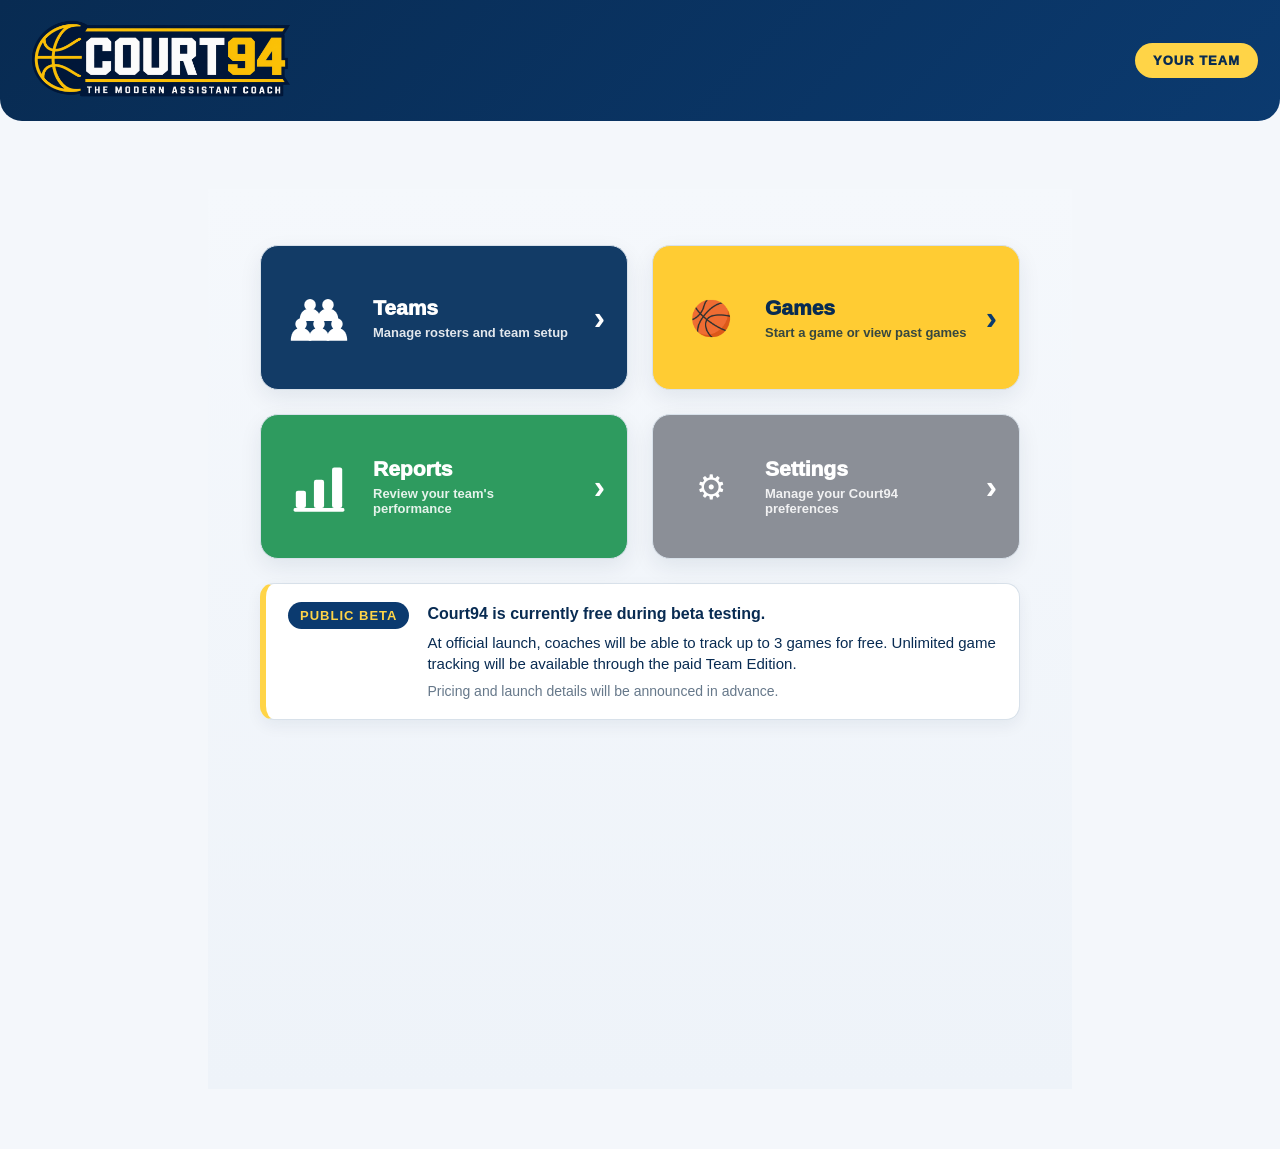
<file: index.html>
<!DOCTYPE html>
<html lang="en">
<head>
    <meta charset="UTF-8">

    <meta
        name="viewport"
        content="width=device-width, initial-scale=1.0"
    >

    <title>Court94</title>

    <link rel="stylesheet" href="style.css">
</head>

<body>

    <header class="appHeader">
       
       <div class="appBrand">

    <img
        src="images/Court94 Banner Logo.png"
        alt="Court94"
        class="appLogo"
    >

    <div
    id="appTeamBadge"
    class="appTeamBadge"
>
    YOUR TEAM
</div>

</div>
    </header>

    <div class="topNavButtons">

     <button
            id="backButton"
            class="backButton hidden"
            type="button"
        >
            ← Back
        </button>

        <button
    id="homeButton"
    class="homeButton hidden"
    type="button"
    aria-label="Home"
    title="Home"
>
    🏠
</button>

    <!-- Shown only while the game recovery copy can't be saved (script.js). -->
    <button
        id="recoveryWarning"
        class="recoveryWarning"
        type="button"
        hidden
    >
        <span class="recoveryWarningTitle">⚠ Game recovery not saved</span>
        <span class="recoveryWarningHint">Don't close Court94 · Tap for help</span>
    </button>

</div>

    <main class="appContainer">

        <!-- Shown while a game isn't finished and saved, except on that game's
             tracker and summary (script.js). -->
        <div id="unfinishedGameBar" class="unfinishedGameBar" hidden>
            <span id="unfinishedGameText" class="unfinishedGameText">Unfinished game</span>
            <button id="continueGameButton" class="continueGameButton" type="button">
                Continue Game
            </button>
        </div>

        <!-- HOME SCREEN -->
<section id="homeScreen" class="screen activeScreen">

    <div class="homeMenu">

        <button class="homeMenuCard" id="teamsBtn" type="button">
            <span class="homeMenuIcon teamsPeopleIcon">
    <svg viewBox="0 0 100 75" aria-hidden="true">
        <!-- Top row: 2 people -->
        <circle cx="36" cy="17" r="9"></circle>
        <path d="M20 38c1-10 7-15 16-15s15 5 16 15v4H20z"></path>

        <circle cx="64" cy="17" r="9"></circle>
        <path d="M48 38c1-10 7-15 16-15s15 5 16 15v4H48z"></path>

        <!-- Bottom row: 3 people -->
        <circle cx="22" cy="47" r="9"></circle>
        <path d="M6 70c1-11 7-17 16-17s15 6 16 17v3H6z"></path>

        <circle cx="50" cy="47" r="9"></circle>
        <path d="M34 70c1-11 7-17 16-17s15 6 16 17v3H34z"></path>

        <circle cx="78" cy="47" r="9"></circle>
        <path d="M62 70c1-11 7-17 16-17s15 6 16 17v3H62z"></path>
    </svg>
</span>
            <span class="homeMenuText">
                <strong>Teams</strong>
                <small>Manage rosters and team setup</small>
            </span>
            <span class="homeMenuArrow">›</span>
        </button>

        <button class="homeMenuCard" id="gamesBtn" type="button">
            <span class="homeMenuIcon">🏀</span>
            <span class="homeMenuText">
                <strong>Games</strong>
                <small>Start a game or view past games</small>
            </span>
            <span class="homeMenuArrow">›</span>
        </button>

        <button class="homeMenuCard" id="reportsBtn" type="button">
            <span class="homeMenuIcon reportsChartIcon">
    <svg viewBox="0 0 80 70" aria-hidden="true">
        <rect x="8" y="40" width="14" height="24" rx="3"></rect>
        <rect x="33" y="25" width="14" height="39" rx="3"></rect>
        <rect x="58" y="8" width="14" height="56" rx="3"></rect>
        <rect x="5" y="64" width="70" height="5" rx="2"></rect>
    </svg>
</span>
            <span class="homeMenuText">
                <strong>Reports</strong>
                <small>Review your team's performance</small>
            </span>
            <span class="homeMenuArrow">›</span>
        </button>

        <button class="homeMenuCard" id="settingsBtn" type="button">
            <span class="homeMenuIcon">⚙</span>
            <span class="homeMenuText">
                <strong>Settings</strong>
                <small>Manage your Court94 preferences</small>
            </span>
            <span class="homeMenuArrow">›</span>
        </button>

    </div>

    <!-- PUBLIC BETA NOTICE (display only) -->
    <aside class="betaNotice" aria-label="Public Beta">
        <span class="betaBadge">Public Beta</span>

        <div class="betaNoticeText">
            <p>
                <strong>Court94 is currently free during beta testing.</strong>
            </p>

            <p>
                At official launch, coaches will be able to track up to 3 games
                for free. Unlimited game tracking will be available through the
                paid Team Edition.
            </p>

            <p class="betaNoticeFine">
                Pricing and launch details will be announced in advance.
            </p>
        </div>
    </aside>

</section>

        <!-- TEAMS SCREEN -->
        <section id="teamsScreen" class="screen">

            <div class="sectionHeading">
                <div>
                    <h2>Teams</h2>
                    <p>Create and manage your Court94 teams.</p>
                </div>

                <button
                    id="addTeamButton"
                    class="primaryButton"
                    type="button"
                >
                    + Add Team
                </button>
            </div>

            <div id="teamsList" class="teamsList">
                <div class="emptyState">
                    <h3>No teams yet</h3>
                    <p>
                        Add your first team to begin building
                        a roster and choosing statistics.
                    </p>
                </div>
            </div>

        </section>

        <!-- TEAM SETUP SCREEN -->
        <section id="teamSetupScreen" class="screen">

            <div class="sectionHeading">
                <div>
                    <h2 id="teamSetupTitle">Create Team</h2>
                    <p>
                        Enter the team information, roster,
                        and statistics you want to track.
                    </p>
                </div>
            </div>

            <form id="teamForm" class="setupForm">

                <section class="formCard">

                    <h3>Team Information</h3>

                    <label class="formField">
                        School or Program
                        <input
                            id="schoolNameInput"
                            type="text"
                            placeholder="Example: ABC High School"
                        >
                    </label>

                    <label class="formField">
                        Team Name
                        <input
                            id="teamNameInput"
                            type="text"
                            placeholder="Example: Varsity Girls"
                            required
                        >
                    </label>

                    <label class="formField">
                        Season
                        <input
                            id="seasonInput"
                            type="text"
                            placeholder="Example: 2026–27"
                        >
                    </label>

                </section>

                <section class="formCard">

                    <div class="cardHeading">
                        <h3>Roster</h3>

                        <button
                            id="addPlayerButton"
                            class="secondaryButton"
                            type="button"
                        >
                            + Add Player
                        </button>
                    </div>

                   <div class="rosterHeader">
    <span>#</span>
    <span>Player Name</span>
    <span>Starter</span>
    <span></span>
</div>
                   
                    <div id="rosterEditor" class="rosterEditor"></div>

                </section>

                <section class="formCard">

                    <h3>Team Statistics</h3>

                    <p class="formNote">
    Choose the team statistics you want to track. You can change these before every game.
</p>

                    <div id="teamStatChoices" class="statChoiceGrid">
                    </div>

                </section>

                <section class="formCard">

                    <h3>Player Statistics</h3>

                    <p class="formNote">
    Choose the player statistics you want to track. You can change these before every game.
</p>

                    <div id="playerStatChoices" class="statChoiceGrid">
                    </div>

                    <p class="formNote">
                        Player plus/minus will be added later because
                        it requires live lineup and substitution tracking.
                    </p>

                </section>

                <div class="formActions">

                    <button
                        id="cancelTeamButton"
                        class="cancelButton"
                        type="button"
                    >
                        Cancel
                    </button>

                    <button
                        class="saveButton"
                        type="submit"
                    >
                        Save Team
                    </button>

                </div>

            </form>

        </section>

        <!-- NEW GAME SCREEN -->
        <section id="newGameScreen" class="screen">

            <div class="sectionHeading">
                <div>
                    <h2>New Game</h2>
                    <p>
                        Enter the game information before continuing.
                    </p>
                </div>
            </div>

            <form id="newGameForm" class="setupForm">

                <section class="formCard">

                    <h3>Game Information</h3>

                    <label class="formField">
                        Opponent
                        <input
                            id="opponentInput"
                            type="text"
                            placeholder="Example: Rice Memorial"
                            required
                        >
                    </label>

                    <label class="formField">
                        Game Date
                        <input
                            id="gameDateInput"
                            type="date"
                            required
                        >
                    </label>

                </section>

                <section class="formCard">

                    <h3>Game Type</h3>

                    <div class="optionGrid">

                        <label class="optionCard">
                            <input
                                type="radio"
                                name="gameType"
                                value="Regular Season"
                                checked
                            >
                            <span>Regular Season</span>
                        </label>

                        <label class="optionCard">
                            <input
                                type="radio"
                                name="gameType"
                                value="Tournament"
                            >
                            <span>Tournament</span>
                        </label>

                        <label class="optionCard">
                            <input
                                type="radio"
                                name="gameType"
                                value="Playoff"
                            >
                            <span>Playoff</span>
                        </label>

                        <label class="optionCard">
                            <input
                                type="radio"
                                name="gameType"
                                value="Scrimmage"
                            >
                            <span>Scrimmage</span>
                        </label>

                        <label class="optionCard">
                            <input
                                type="radio"
                                name="gameType"
                                value="Practice"
                            >
                            <span>Practice</span>
                        </label>

                    </div>

                </section>

                <section class="formCard">

    <h3>Game Format</h3>

    <div class="optionGrid">

        <label class="optionCard">
            <input
                type="radio"
                name="gameFormat"
                value="Quarters"
                checked
            >
            <span>Quarters</span>
        </label>

        <label class="optionCard">
            <input
                type="radio"
                name="gameFormat"
                value="Halves"
            >
            <span>Halves</span>
        </label>

    </div>

</section>
                <section class="formCard">

                    <h3>Location</h3>

                    <div class="optionGrid">

                        <label class="optionCard">
                            <input
                                type="radio"
                                name="gameLocation"
                                value="Home"
                                checked
                            >
                            <span>Home</span>
                        </label>

                        <label class="optionCard">
                            <input
                                type="radio"
                                name="gameLocation"
                                value="Away"
                            >
                            <span>Away</span>
                        </label>

                        <label class="optionCard">
                            <input
                                type="radio"
                                name="gameLocation"
                                value="Neutral"
                            >
                            <span>Neutral</span>
                        </label>

                    </div>

                </section>

                <div class="formActions">

                    <button
                        id="cancelNewGameButton"
                        class="cancelButton"
                        type="button"
                    >
                        Cancel
                    </button>

                    <button
                        class="saveButton"
                        type="submit"
                    >
                        Continue
                    </button>

                </div>

            </form>

        </section>


        <!-- GAME CONFIRMATION SCREEN -->
        <section id="gameConfirmationScreen" class="screen">

            <div class="confirmationHeader">

                <h2 id="confirmationTeamName">
                    Team Name
                </h2>

                <p class="versusText">vs</p>

                <h3 id="confirmationOpponent">
                    Opponent
                </h3>

                <p id="confirmationGameDetails"></p>

            </div>

            <section class="formCard">
    <h3>Team Statistics for This Game</h3>

    <p class="formHelpText">
        Your team defaults are selected below. Adjust them for this game if needed.
    </p>

    <div
        id="gameTeamStatChoices"
        class="statChoiceGrid"
    ></div>
</section>

<section class="formCard">
    <h3>Player Statistics for This Game</h3>

    <p class="formHelpText">
        Your team defaults are selected below. Adjust them for this game if needed.
    </p>

    <div
        id="gamePlayerStatChoices"
        class="statChoiceGrid"
    ></div>
</section>

            <section class="formCard">
    <h3>Starting 5 for This Game</h3>

    <p class="formHelpText">
        These starters apply to this game only.
    </p>

    <div
        id="gameStartersList"
        class="gameStartersList"
    ></div>
</section>

            <div class="formActions">

                <button
                    id="backToGameSetupButton"
                    class="cancelButton"
                    type="button"
                >
                    Back
                </button>

                <button
                    id="confirmStartGameButton"
                    class="saveButton"
                    type="button"
                >
                    START GAME
                </button>

            </div>

        </section>

        <!-- TEAM DETAILS SCREEN -->
        <section id="teamDetailsScreen" class="screen">

            <div class="sectionHeading">
                <div>
                    <h2 id="detailsTeamName">Team Name</h2>
                    <p id="detailsTeamInformation"></p>
                </div>

                <button
                    id="startTeamGameButton"
                    class="primaryButton"
                    type="button"
                >
                    🏀 Start New Game
                </button>
            </div>

            <p
                id="teamStorageWarning"
                class="lineupNote lineupNoteWarn storageWarningNote"
                hidden
            ></p>

            <section class="formCard">

                <div class="cardHeading">
                    <h3>Roster</h3>

                    <button
                        id="editDetailsTeamButton"
                        class="secondaryButton"
                        type="button"
                    >
                        Edit Team
                    </button>
                </div>

                <div id="detailsRoster" class="detailsList"></div>
<section class="formCard">

    <div class="cardHeading">
        <h3>Past Games</h3>
    </div>

    <div
        id="pastGamesList"
        class="pastGamesList"
    >
        <div class="emptyState">
            <h3>No saved games yet</h3>
            <p>
                Completed games will appear here after you save them.
            </p>
        </div>
    </div>

</section>
            </section>

            <section class="formCard">

                <h3>Selected Team Statistics</h3>

                <div
                    id="detailsTeamStats"
                    class="detailsStatGrid"
                ></div>

            </section>

            <section class="formCard">

                <h3>Selected Player Statistics</h3>

                <div
                    id="detailsPlayerStats"
                    class="detailsStatGrid"
                ></div>

            </section>

        </section>
        
                <!-- LIVE GAME SCREEN -->
        <section id="liveGameScreen" class="screen">

            <div class="liveGameHeader">

                <div>
                    <img
    src="images/Court94-logo.png"
    alt="Court94"
    class="liveGameLogo"
>

                    <h2 id="liveGameMatchup">
                        Team vs Opponent
                    </h2>

                    <p id="liveGameDetails">
                        Game details
                    </p>
                  
                </div>

                <div class="liveGameHeaderControls">

    <button
        id="editGameSetupButton"
        class="editGameSetupButton"
        type="button"
    >
        Edit Game Setup
    </button>

    <div class="periodControl">
        <span>Period</span>

        <select id="livePeriodSelect">
            <option value="Q1">Q1</option>
            <option value="Q2">Q2</option>
            <option value="Q3">Q3</option>
            <option value="Q4">Q4</option>
            <option value="OT">OT</option>
        </select>
    </div>

</div>

</div>

<!-- PLAYER / TEAM TABS -->


            <!-- PLAYER / TEAM TABS -->
            <div class="trackerTabs">

                <button
                    id="playersTabButton"
                    class="trackerTab activeTrackerTab"
                    type="button"
                >
                    TRACK
                </button>

                <button
    id="summaryTabButton"
    class="trackerTab"
    type="button"
>
    SUMMARY
</button>

                <!-- iPads: both scores at the right of this row (the score
                     boxes in the band below are hidden there). Phones keep
                     the score boxes and don't show this. -->
                <div id="trackerScoreboard" class="trackerScoreboard">
                    <div class="scoreboardSide scoreboardUs">
                        <span id="scoreboardTeamName" class="scoreName">Team</span>
                        <strong id="scoreboardTeamTotal" class="scoreNumber">0</strong>
                    </div>

                    <div id="scoreboardOpponent" class="scoreboardSide scoreboardThem" hidden>
                        <strong id="scoreboardOpponentTotal" class="scoreNumber">0</strong>
                        <span id="scoreboardOpponentName" class="scoreName">Opponent</span>
                    </div>
                </div>

            </div>

            <!-- SCORES AND STATS: our team (blue, left) and the opponent (red,
                 right). The score badges and opponent buttons show on both
                 tabs; the stat tiles only on TRACK. -->
            <div id="scorePanels" class="scorePanels">

                <section class="teamPanel">
                    <div class="scoreBadge teamScoreBadge">
                        <span id="liveTeamName" class="scoreName">Team</span>
                        <strong id="liveTeamPointTotal" class="scoreNumber">0</strong>
                    </div>

                    <div
                        id="teamStatButtons"
                        class="liveStatGrid"
                    ></div>
                </section>

                <section id="opponentPanel" class="opponentPanel" hidden>

<!-- OPPONENT SCORING (score and +1/+2/+3 when the Opponent Scoring stat is on;
     UNDO whenever the red side shows). Phones: pinned to the bottom. -->
<div
    id="opponentScoring"
    class="opponentScoring"
    hidden
>
    <div class="scoreBadge opponentScoreBadge opponentScoreTotal">
        <span id="liveOpponentName" class="scoreName">Opponent</span>
        <strong id="liveOpponentPointTotal" class="scoreNumber">0</strong>
    </div>

    <button
        class="opponentPointButton"
        type="button"
        data-opponent-points="1"
        aria-label="Opponent plus 1"
    >
        +1
    </button>

    <button
        class="opponentPointButton"
        type="button"
        data-opponent-points="2"
        aria-label="Opponent plus 2"
    >
        +2
    </button>

    <button
        class="opponentPointButton"
        type="button"
        data-opponent-points="3"
        aria-label="Opponent plus 3"
    >
        +3
    </button>

    <button
        id="opponentUndoButton"
        class="opponentUndoButton"
        type="button"
        aria-label="Undo the last opponent entry"
        disabled
    >
        UNDO
    </button>
</div>

                    <div
                        id="opponentStatButtons"
                        class="liveStatGrid opponentStatGrid"
                        hidden
                    ></div>
                </section>

            </div>


            <!-- PLAYER TRACKER -->
            <section
                id="playerTrackerPanel"
                class="trackerPanel activeTrackerPanel"
            >
                <div
                    id="playerBench"
                    class="playerBench"
                ></div>

                <div
                    id="selectedPlayerArea"
                    class="selectedPlayerArea"
                    hidden
                >

                    <div class="selectedPlayerHeader">

                        <div>
                            <p class="smallLabel">
                                Selected Player
                            </p>

                            <h3 id="selectedPlayerName">
                                Select a player
                            </h3>
                        </div>

                    </div>

                    <div
                        id="playerStatButtons"
                        class="liveStatGrid"
                    ></div>

                </div>

            </section>

            <!-- LIVE SUMMARY -->
<section
    id="summaryTrackerPanel"
    class="trackerPanel"
>

    <h3 class="trackerHeading">
        Game Summary
    </h3>

    <!-- Built by renderGameSummarySections (script.js), shared with the
         end-of-game and saved-game summaries. -->
    <section class="formCard">
        <div
            id="liveSummaryScoring"
            class="liveSummaryTableWrap"
        ></div>
    </section>

    <section class="formCard">
        <h3>Team Comparison</h3>

        <div
            id="liveSummaryTeamStats"
            class="liveSummaryTableWrap"
        ></div>
    </section>

    <section class="formCard">
        <h3>Player Statistics</h3>

        <div
            id="liveSummaryPlayerStats"
            class="liveSummaryTableWrap"
        ></div>
    </section>

    <section
        id="liveSummaryLineupCard"
        class="formCard"
        hidden
    >
        <h3>Lineup Plus/Minus</h3>

        <div id="liveSummaryLineups"></div>
    </section>

</section>


            <!-- LAST ACTION / UNDO -->
            <div class="lastActionBar" hidden>

                <div>
                    <p class="smallLabel">
                        Last Action
                    </p>

                    <p id="lastActionText">
                        No stats recorded yet.
                    </p>
                </div>

                <button
                    id="undoLastActionButton"
                    class="undoButton"
                    type="button"
                    disabled
                >
                    UNDO
                </button>

            </div>


            <div class="finishGameArea">

                <button
                    id="finishGameButton"
                    class="finishGameButton"
                    type="button"
                >
                    Finish Game
                </button>

            </div>

        </section>
                <!-- GAME SUMMARY SCREEN -->
        <section id="gameSummaryScreen" class="screen">

            <div class="sectionHeading">
                <div>
                    <h2>Game Summary</h2>
                    <p id="summaryMatchup">
                        Team vs Opponent
                    </p>
                </div>
            </div>

            <section class="formCard">

                <h3>Final Score</h3>

                <div class="scoreEntryGrid">

                    <label class="formField">
                        Your Team
                        <input
                            id="summaryTeamScore"
                            type="number"
                            min="0"
                            placeholder="0"
                            readonly
                        >
                    </label>

                    <label class="formField">
                        Opponent
                        <input
                            id="summaryOpponentScore"
                            type="number"
                            min="0"
                            placeholder="0"
                        >
                    </label>

                </div>

                <p
                    id="summaryScoreNote"
                    class="lineupNote lineupNoteWarn summaryScoreNote"
                    hidden
                ></p>

            </section>

            <!-- Saved games only: correct the game type (script.js
                 renderSummaryGameType). Scrimmages and practices stay saved
                 but aren't counted in season stats. -->
            <section id="summaryGameTypeCard" class="formCard" hidden>

                <h3>Game Type</h3>

                <label class="formField">
                    Game type
                    <select id="summaryGameType"></select>
                </label>

                <p class="summaryNote">
                    Scrimmages and practices stay saved and in Past Games, but
                    aren't counted in season records, averages or season stats.
                </p>

            </section>

            <!-- Built by renderGameSummarySections (script.js), shared with the
                 live Summary tab. -->
            <section class="formCard">

                <div
                    id="summaryScoring"
                    class="liveSummaryTableWrap"
                ></div>

            </section>

            <section class="formCard">

                <h3>Team Comparison</h3>

                <div
                    id="summaryTeamStats"
                    class="liveSummaryTableWrap"
                ></div>

            </section>

            <section class="formCard">

                <h3>Player Statistics</h3>

                <div
                    id="summaryPlayerStats"
                    class="summaryPlayerList"
                ></div>

            </section>

            <section
                id="summaryLineupCard"
                class="formCard"
                hidden
            >

                <h3>Lineup Plus/Minus</h3>

                <div id="summaryLineups"></div>

            </section>

            <div class="formActions">

                <button
                    id="returnToLiveGameButton"
                    class="cancelButton"
                    type="button"
                >
                    Back to Game
                </button>

                <button
                    id="saveCompletedGameButton"
                    class="saveButton"
                    type="button"
                >
                    Save Game
                </button>

            </div>

        </section>
        <!-- PLACEHOLDER SCREENS -->
        <section id="gamesScreen" class="screen">
    <div class="sectionHeading">
        <div>
            <h2>Games</h2>
            <p>Start a new game or review past games.</p>
        </div>

        <button
            id="startNewGameButton"
            class="primaryButton"
            type="button"
        >
            + Start New Game
        </button>
    </div>

    <section class="formCard">
    <h3>Your Teams</h3>

    <div
        id="gamesTeamCards"
        class="gamesTeamCards"
    ></div>
</section>

<section class="formCard">
    <div class="cardHeading">
        <h3>Past Games</h3>
    </div>

    <div id="gamesList" class="gamesList">
        <div class="emptyState">
            <h3>Select a team</h3>
            <p>Choose a team above to view its past games.</p>
        </div>
    </div>
</section>
</section>
        <section id="reportsScreen" class="screen">
   <div class="reportsHeader">
    <h2>Reports</h2>

    <div class="reportsFilters">
        <div class="reportsTeamSection">
    <h3>Select Team</h3>

    <div
        id="reportsTeamCards"
        class="reportsTeamCards"
    ></div>
</div>

        <label class="reportsSeasonFilter">
            Season

            <select id="reportsSeasonFilter">
                <option value="">Select Season</option>
            </select>
        </label>
    </div>
</div>

    <div id="reportsContent">
        <div class="emptyState">
            <h3>Select a team</h3>
            <p>
                Choose a team to view season reports.
            </p>
        </div>
    </div>
</section>

        <section id="settingsScreen" class="screen">
            <div class="sectionHeading">
                <div>
                    <h2>Settings</h2>
                    <p>Manage your Court94 preferences.</p>
                </div>
            </div>

            <!-- PUBLIC BETA REMINDER (display only) -->
            <aside class="betaNotice betaNoticeCompact" aria-label="Public Beta">
                <span class="betaBadge">Public Beta</span>

                <p class="betaNoticeText">
                    Court94 is free during beta testing. Pricing and launch
                    details will be announced in advance.
                </p>
            </aside>

            <section class="formCard backupCard">
                <h3>Backup &amp; Restore</h3>

                <p class="formNote backupIntro">
                    Court94 saves your teams and games only on this device.
                    Download a backup regularly and keep it somewhere safe,
                    such as the Files app, iCloud Drive, or email.
                </p>

                <p class="formNote backupTip">
                    <strong>Tip:</strong> On iPad, add Court94 to your Home Screen
                    (Share → Add to Home Screen). Safari may clear saved website
                    data for sites that haven't been used for several days, so keep
                    downloading backups regularly.
                </p>

                <div class="backupActions">
                    <button
                        id="downloadBackupButton"
                        class="primaryButton"
                        type="button"
                    >
                        Download Backup
                    </button>

                    <button
                        id="chooseRestoreFileButton"
                        class="secondaryButton"
                        type="button"
                    >
                        Restore from Backup
                    </button>

                    <input
                        id="restoreBackupInput"
                        type="file"
                        hidden
                    >
                </div>

                <p
                    id="backupStatus"
                    class="backupStatus"
                    role="status"
                ></p>

                <!-- Shown only when a restore left a safety copy on this device (storage.js). -->
                <div id="safetyCopyBlock" class="safetyCopyBlock" hidden>
                    <h4>Restore Safety Copy</h4>

                    <p id="safetyCopyText" class="formNote"></p>

                    <div class="backupActions">
                        <button
                            id="downloadSafetyCopyButton"
                            class="secondaryButton"
                            type="button"
                        >
                            Download Safety Copy
                        </button>

                        <button
                            id="removeSafetyCopyButton"
                            class="cancelButton deleteButton"
                            type="button"
                        >
                            Remove Safety Copy
                        </button>
                    </div>

                    <p
                        id="safetyCopyStatus"
                        class="backupStatus"
                        role="status"
                    ></p>
                </div>
            </section>

            <section
                id="restorePanel"
                class="formCard restorePanel"
                hidden
            ></section>

            <!-- Read-only information about this device's storage (storage.js). -->
            <section class="formCard storageCard">
                <h3>Storage on This Device</h3>

                <p
                    id="storageWarning"
                    class="lineupNote lineupNoteWarn storageWarningNote"
                    hidden
                ></p>

                <dl id="storageInfo" class="storageInfo"></dl>

                <div class="backupActions">
                    <button
                        id="checkStorageButton"
                        class="cancelButton"
                        type="button"
                    >
                        Check Again
                    </button>
                </div>
            </section>

            <!-- Read-only: whether Court94 can open without internet (offline.js). -->
            <section class="formCard storageCard">
                <h3>Offline Use</h3>

                <dl id="offlineInfo" class="storageInfo"></dl>
            </section>

            <!-- Optional anonymous usage counts (usage.js). Off unless the coach turns it on. -->
            <section class="formCard storageCard usageCard">
                <h3>Anonymous Usage Counts</h3>

                <p class="formNote">
                    Help improve Court94 by letting it count how often the app
                    is opened, games are started and games are saved. Only those
                    three counts are sent. Never your name, teams, players,
                    opponents, scores or statistics, and nothing that identifies
                    you or this device.
                </p>

                <p class="formNote">
                    It's off unless you turn it on, and it never affects
                    tracking or saving. Counts made without internet are sent
                    later. The counting service (GoatCounter) sees this
                    device's internet connection, as any website does.
                    Turning it off removes any counts not yet sent.
                </p>

                <label class="usageSwitch" for="usageCountsToggle">
                    <input id="usageCountsToggle" type="checkbox">
                    <span>Share anonymous usage counts</span>
                </label>

                <p
                    id="usageCountsStatus"
                    class="backupStatus"
                    role="status"
                ></p>
            </section>
        </section>

    </main>

    <script src="script.js"></script>
    <script src="backup.js"></script>
    <script src="storage.js"></script>
    <script src="safetycopy.js"></script>
    <script src="offline.js"></script>
    <script src="usage.js"></script>

</body>
</html>
</file>
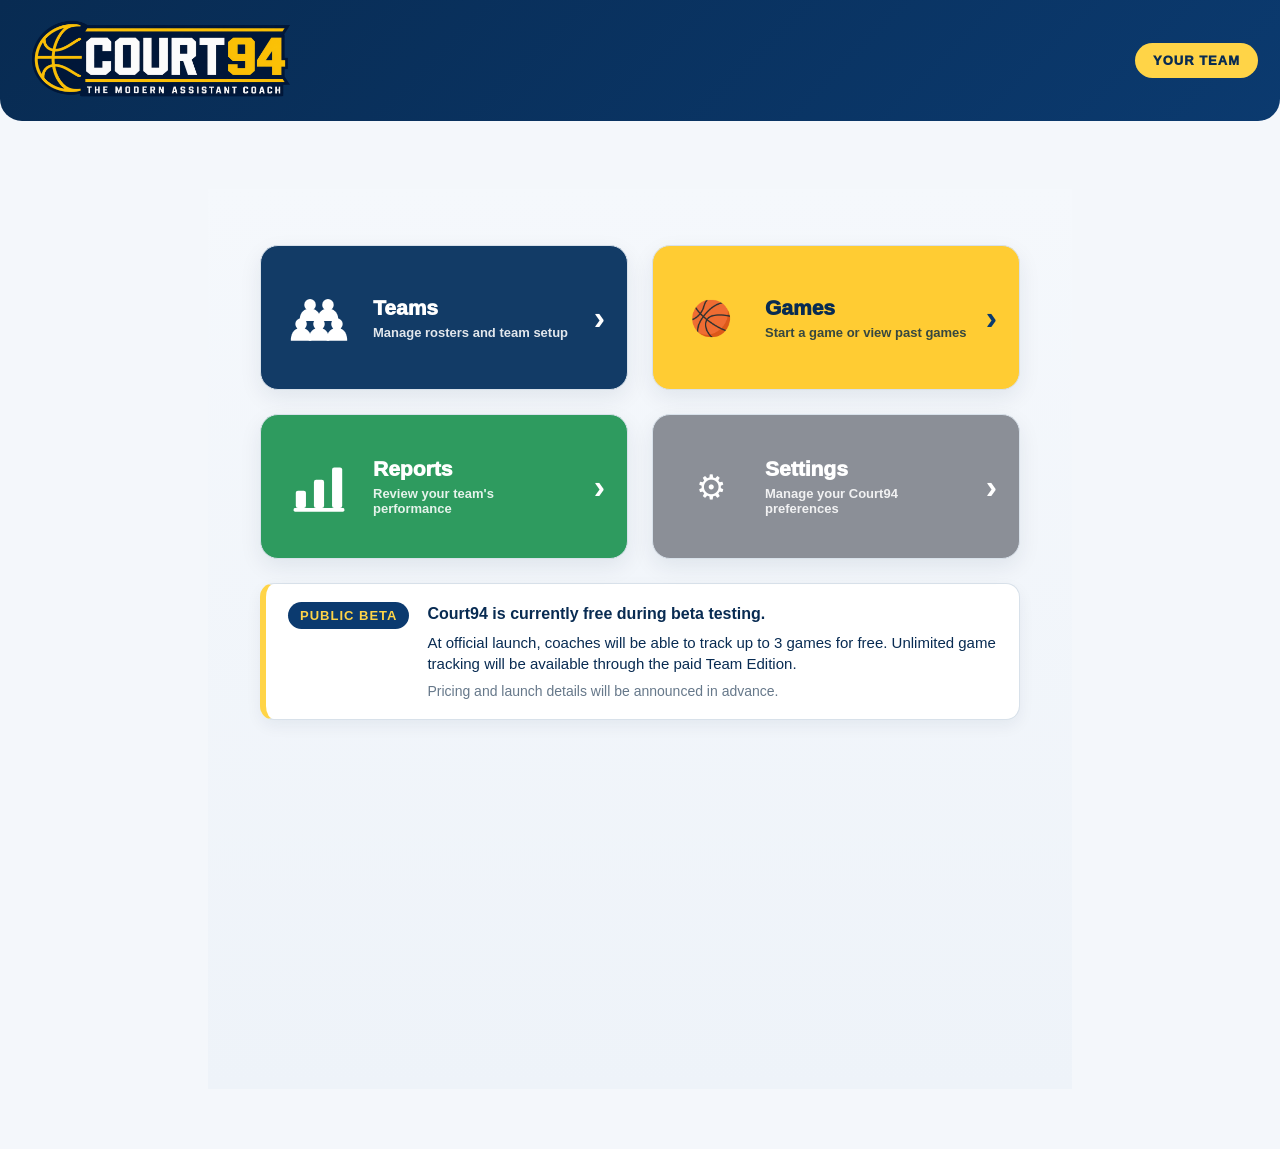
<file: court94-0c-preview-1-app/index.html>
<!DOCTYPE html>
<html lang="en">
<head>
    <meta charset="UTF-8">

    <meta
        name="viewport"
        content="width=device-width, initial-scale=1.0"
    >

    <title>Court94</title>

    <link rel="stylesheet" href="style.css">
</head>

<body>

    <header class="appHeader">
       
       <div class="appBrand">

    <img
        src="images/Court94 Banner Logo.png"
        alt="Court94"
        class="appLogo"
    >

    <div
    id="appTeamBadge"
    class="appTeamBadge"
>
    YOUR TEAM
</div>

</div>
    </header>

    <div class="topNavButtons">

     <button
            id="backButton"
            class="backButton hidden"
            type="button"
        >
            ← Back
        </button>

        <button
    id="homeButton"
    class="homeButton hidden"
    type="button"
    aria-label="Home"
    title="Home"
>
    🏠
</button>

    <!-- Shown only while the game recovery copy can't be saved (script.js). -->
    <button
        id="recoveryWarning"
        class="recoveryWarning"
        type="button"
        hidden
    >
        <span class="recoveryWarningTitle">⚠ Game recovery not saved</span>
        <span class="recoveryWarningHint">Don't close Court94 · Tap for help</span>
    </button>

</div>

    <main class="appContainer">

        <!-- HOME SCREEN -->
<section id="homeScreen" class="screen activeScreen">

    <div class="homeMenu">

        <button class="homeMenuCard" id="teamsBtn" type="button">
            <span class="homeMenuIcon teamsPeopleIcon">
    <svg viewBox="0 0 100 75" aria-hidden="true">
        <!-- Top row: 2 people -->
        <circle cx="36" cy="17" r="9"></circle>
        <path d="M20 38c1-10 7-15 16-15s15 5 16 15v4H20z"></path>

        <circle cx="64" cy="17" r="9"></circle>
        <path d="M48 38c1-10 7-15 16-15s15 5 16 15v4H48z"></path>

        <!-- Bottom row: 3 people -->
        <circle cx="22" cy="47" r="9"></circle>
        <path d="M6 70c1-11 7-17 16-17s15 6 16 17v3H6z"></path>

        <circle cx="50" cy="47" r="9"></circle>
        <path d="M34 70c1-11 7-17 16-17s15 6 16 17v3H34z"></path>

        <circle cx="78" cy="47" r="9"></circle>
        <path d="M62 70c1-11 7-17 16-17s15 6 16 17v3H62z"></path>
    </svg>
</span>
            <span class="homeMenuText">
                <strong>Teams</strong>
                <small>Manage rosters and team setup</small>
            </span>
            <span class="homeMenuArrow">›</span>
        </button>

        <button class="homeMenuCard" id="gamesBtn" type="button">
            <span class="homeMenuIcon">🏀</span>
            <span class="homeMenuText">
                <strong>Games</strong>
                <small>Start a game or view past games</small>
            </span>
            <span class="homeMenuArrow">›</span>
        </button>

        <button class="homeMenuCard" id="reportsBtn" type="button">
            <span class="homeMenuIcon reportsChartIcon">
    <svg viewBox="0 0 80 70" aria-hidden="true">
        <rect x="8" y="40" width="14" height="24" rx="3"></rect>
        <rect x="33" y="25" width="14" height="39" rx="3"></rect>
        <rect x="58" y="8" width="14" height="56" rx="3"></rect>
        <rect x="5" y="64" width="70" height="5" rx="2"></rect>
    </svg>
</span>
            <span class="homeMenuText">
                <strong>Reports</strong>
                <small>Review your team's performance</small>
            </span>
            <span class="homeMenuArrow">›</span>
        </button>

        <button class="homeMenuCard" id="settingsBtn" type="button">
            <span class="homeMenuIcon">⚙</span>
            <span class="homeMenuText">
                <strong>Settings</strong>
                <small>Manage your Court94 preferences</small>
            </span>
            <span class="homeMenuArrow">›</span>
        </button>

    </div>

    <!-- PUBLIC BETA NOTICE (display only) -->
    <aside class="betaNotice" aria-label="Public Beta">
        <span class="betaBadge">Public Beta</span>

        <div class="betaNoticeText">
            <p>
                <strong>Court94 is currently free during beta testing.</strong>
            </p>

            <p>
                At official launch, coaches will be able to track up to 3 games
                for free. Unlimited game tracking will be available through the
                paid Team Edition.
            </p>

            <p class="betaNoticeFine">
                Pricing and launch details will be announced in advance.
            </p>
        </div>
    </aside>

</section>

        <!-- TEAMS SCREEN -->
        <section id="teamsScreen" class="screen">

            <div class="sectionHeading">
                <div>
                    <h2>Teams</h2>
                    <p>Create and manage your Court94 teams.</p>
                </div>

                <button
                    id="addTeamButton"
                    class="primaryButton"
                    type="button"
                >
                    + Add Team
                </button>
            </div>

            <div id="teamsList" class="teamsList">
                <div class="emptyState">
                    <h3>No teams yet</h3>
                    <p>
                        Add your first team to begin building
                        a roster and choosing statistics.
                    </p>
                </div>
            </div>

        </section>

        <!-- TEAM SETUP SCREEN -->
        <section id="teamSetupScreen" class="screen">

            <div class="sectionHeading">
                <div>
                    <h2 id="teamSetupTitle">Create Team</h2>
                    <p>
                        Enter the team information, roster,
                        and statistics you want to track.
                    </p>
                </div>
            </div>

            <form id="teamForm" class="setupForm">

                <section class="formCard">

                    <h3>Team Information</h3>

                    <label class="formField">
                        School or Program
                        <input
                            id="schoolNameInput"
                            type="text"
                            placeholder="Example: ABC High School"
                        >
                    </label>

                    <label class="formField">
                        Team Name
                        <input
                            id="teamNameInput"
                            type="text"
                            placeholder="Example: Varsity Girls"
                            required
                        >
                    </label>

                    <label class="formField">
                        Season
                        <input
                            id="seasonInput"
                            type="text"
                            placeholder="Example: 2026–27"
                        >
                    </label>

                </section>

                <section class="formCard">

                    <div class="cardHeading">
                        <h3>Roster</h3>

                        <button
                            id="addPlayerButton"
                            class="secondaryButton"
                            type="button"
                        >
                            + Add Player
                        </button>
                    </div>

                   <div class="rosterHeader">
    <span>#</span>
    <span>Player Name</span>
    <span>Starter</span>
    <span></span>
</div>
                   
                    <div id="rosterEditor" class="rosterEditor"></div>

                </section>

                <section class="formCard">

                    <h3>Team Statistics</h3>

                    <p class="formNote">
    Choose the team statistics you want to track. You can change these before every game.
</p>

                    <div id="teamStatChoices" class="statChoiceGrid">
                    </div>

                </section>

                <section class="formCard">

                    <h3>Player Statistics</h3>

                    <p class="formNote">
    Choose the player statistics you want to track. You can change these before every game.
</p>

                    <div id="playerStatChoices" class="statChoiceGrid">
                    </div>

                    <p class="formNote">
                        Player plus/minus will be added later because
                        it requires live lineup and substitution tracking.
                    </p>

                </section>

                <div class="formActions">

                    <button
                        id="cancelTeamButton"
                        class="cancelButton"
                        type="button"
                    >
                        Cancel
                    </button>

                    <button
                        class="saveButton"
                        type="submit"
                    >
                        Save Team
                    </button>

                </div>

            </form>

        </section>

        <!-- NEW GAME SCREEN -->
        <section id="newGameScreen" class="screen">

            <div class="sectionHeading">
                <div>
                    <h2>New Game</h2>
                    <p>
                        Enter the game information before continuing.
                    </p>
                </div>
            </div>

            <form id="newGameForm" class="setupForm">

                <section class="formCard">

                    <h3>Game Information</h3>

                    <label class="formField">
                        Opponent
                        <input
                            id="opponentInput"
                            type="text"
                            placeholder="Example: Rice Memorial"
                            required
                        >
                    </label>

                    <label class="formField">
                        Game Date
                        <input
                            id="gameDateInput"
                            type="date"
                            required
                        >
                    </label>

                </section>

                <section class="formCard">

                    <h3>Game Type</h3>

                    <div class="optionGrid">

                        <label class="optionCard">
                            <input
                                type="radio"
                                name="gameType"
                                value="Regular Season"
                                checked
                            >
                            <span>Regular Season</span>
                        </label>

                        <label class="optionCard">
                            <input
                                type="radio"
                                name="gameType"
                                value="Tournament"
                            >
                            <span>Tournament</span>
                        </label>

                        <label class="optionCard">
                            <input
                                type="radio"
                                name="gameType"
                                value="Playoff"
                            >
                            <span>Playoff</span>
                        </label>

                        <label class="optionCard">
                            <input
                                type="radio"
                                name="gameType"
                                value="Scrimmage"
                            >
                            <span>Scrimmage</span>
                        </label>

                        <label class="optionCard">
                            <input
                                type="radio"
                                name="gameType"
                                value="Practice"
                            >
                            <span>Practice</span>
                        </label>

                    </div>

                </section>

                <section class="formCard">

    <h3>Game Format</h3>

    <div class="optionGrid">

        <label class="optionCard">
            <input
                type="radio"
                name="gameFormat"
                value="Quarters"
                checked
            >
            <span>Quarters</span>
        </label>

        <label class="optionCard">
            <input
                type="radio"
                name="gameFormat"
                value="Halves"
            >
            <span>Halves</span>
        </label>

    </div>

</section>
                <section class="formCard">

                    <h3>Location</h3>

                    <div class="optionGrid">

                        <label class="optionCard">
                            <input
                                type="radio"
                                name="gameLocation"
                                value="Home"
                                checked
                            >
                            <span>Home</span>
                        </label>

                        <label class="optionCard">
                            <input
                                type="radio"
                                name="gameLocation"
                                value="Away"
                            >
                            <span>Away</span>
                        </label>

                        <label class="optionCard">
                            <input
                                type="radio"
                                name="gameLocation"
                                value="Neutral"
                            >
                            <span>Neutral</span>
                        </label>

                    </div>

                </section>

                <div class="formActions">

                    <button
                        id="cancelNewGameButton"
                        class="cancelButton"
                        type="button"
                    >
                        Cancel
                    </button>

                    <button
                        class="saveButton"
                        type="submit"
                    >
                        Continue
                    </button>

                </div>

            </form>

        </section>


        <!-- GAME CONFIRMATION SCREEN -->
        <section id="gameConfirmationScreen" class="screen">

            <div class="confirmationHeader">

                <h2 id="confirmationTeamName">
                    Team Name
                </h2>

                <p class="versusText">vs</p>

                <h3 id="confirmationOpponent">
                    Opponent
                </h3>

                <p id="confirmationGameDetails"></p>

            </div>

            <section class="formCard">
    <h3>Team Statistics for This Game</h3>

    <p class="formHelpText">
        Your team defaults are selected below. Adjust them for this game if needed.
    </p>

    <div
        id="gameTeamStatChoices"
        class="statChoiceGrid"
    ></div>
</section>

<section class="formCard">
    <h3>Player Statistics for This Game</h3>

    <p class="formHelpText">
        Your team defaults are selected below. Adjust them for this game if needed.
    </p>

    <div
        id="gamePlayerStatChoices"
        class="statChoiceGrid"
    ></div>
</section>

            <section class="formCard">
    <h3>Starting 5 for This Game</h3>

    <p class="formHelpText">
        These starters apply to this game only.
    </p>

    <div
        id="gameStartersList"
        class="gameStartersList"
    ></div>
</section>

            <div class="formActions">

                <button
                    id="backToGameSetupButton"
                    class="cancelButton"
                    type="button"
                >
                    Back
                </button>

                <button
                    id="confirmStartGameButton"
                    class="saveButton"
                    type="button"
                >
                    START GAME
                </button>

            </div>

        </section>

        <!-- TEAM DETAILS SCREEN -->
        <section id="teamDetailsScreen" class="screen">

            <div class="sectionHeading">
                <div>
                    <h2 id="detailsTeamName">Team Name</h2>
                    <p id="detailsTeamInformation"></p>
                </div>

                <button
                    id="startTeamGameButton"
                    class="primaryButton"
                    type="button"
                >
                    🏀 Start New Game
                </button>
            </div>

            <p
                id="teamStorageWarning"
                class="lineupNote lineupNoteWarn storageWarningNote"
                hidden
            ></p>

            <section class="formCard">

                <div class="cardHeading">
                    <h3>Roster</h3>

                    <button
                        id="editDetailsTeamButton"
                        class="secondaryButton"
                        type="button"
                    >
                        Edit Team
                    </button>
                </div>

                <div id="detailsRoster" class="detailsList"></div>
<section class="formCard">

    <div class="cardHeading">
        <h3>Past Games</h3>
    </div>

    <div
        id="pastGamesList"
        class="pastGamesList"
    >
        <div class="emptyState">
            <h3>No saved games yet</h3>
            <p>
                Completed games will appear here after you save them.
            </p>
        </div>
    </div>

</section>
            </section>

            <section class="formCard">

                <h3>Selected Team Statistics</h3>

                <div
                    id="detailsTeamStats"
                    class="detailsStatGrid"
                ></div>

            </section>

            <section class="formCard">

                <h3>Selected Player Statistics</h3>

                <div
                    id="detailsPlayerStats"
                    class="detailsStatGrid"
                ></div>

            </section>

        </section>
        
                <!-- LIVE GAME SCREEN -->
        <section id="liveGameScreen" class="screen">

            <div class="liveGameHeader">

                <div>
                    <img
    src="images/Court94-logo.png"
    alt="Court94"
    class="liveGameLogo"
>

                    <h2 id="liveGameMatchup">
                        Team vs Opponent
                    </h2>

                    <p id="liveGameDetails">
                        Game details
                    </p>
                  
                </div>

                <div class="liveGameHeaderControls">

    <button
        id="editGameSetupButton"
        class="editGameSetupButton"
        type="button"
    >
        Edit Game Setup
    </button>

    <div class="periodControl">
        <span>Period</span>

        <select id="livePeriodSelect">
            <option value="Q1">Q1</option>
            <option value="Q2">Q2</option>
            <option value="Q3">Q3</option>
            <option value="Q4">Q4</option>
            <option value="OT">OT</option>
        </select>
    </div>

</div>

</div>

<!-- PLAYER / TEAM TABS -->


            <!-- PLAYER / TEAM TABS -->
            <div class="trackerTabs">

                <button
                    id="playersTabButton"
                    class="trackerTab activeTrackerTab"
                    type="button"
                >
                    TRACK
                </button>

                <button
    id="summaryTabButton"
    class="trackerTab"
    type="button"
>
    SUMMARY
</button>

<div class="trackerTotal">
    TOTAL: <strong id="liveTeamPointTotal">0</strong>
</div>

<!-- OPPONENT SCORING (only when the Opponent Scoring stat is on) -->
<div
    id="opponentScoring"
    class="opponentScoring"
    hidden
>
    <div class="opponentScoreTotal">
        <span>OPP</span>
        <strong id="liveOpponentPointTotal">0</strong>
    </div>

    <button
        class="opponentPointButton"
        type="button"
        data-opponent-points="1"
        aria-label="Opponent plus 1"
    >
        +1
    </button>

    <button
        class="opponentPointButton"
        type="button"
        data-opponent-points="2"
        aria-label="Opponent plus 2"
    >
        +2
    </button>

    <button
        class="opponentPointButton"
        type="button"
        data-opponent-points="3"
        aria-label="Opponent plus 3"
    >
        +3
    </button>

    <button
        id="opponentUndoButton"
        class="opponentUndoButton"
        type="button"
        aria-label="Undo last opponent basket"
        disabled
    >
        UNDO
    </button>
</div>
            </div>


            <!-- PLAYER TRACKER -->
            <section
                id="playerTrackerPanel"
                class="trackerPanel activeTrackerPanel"
            >
             <h3 class="trackerHeading">
    Team Statistics
</h3>

<div
    id="teamStatButtons"
    class="liveStatGrid"
></div>

                <div
                    id="playerBench"
                    class="playerBench"
                ></div>

                <div
                    id="selectedPlayerArea"
                    class="selectedPlayerArea"
                    hidden
                >

                    <div class="selectedPlayerHeader">

                        <div>
                            <p class="smallLabel">
                                Selected Player
                            </p>

                            <h3 id="selectedPlayerName">
                                Select a player
                            </h3>
                        </div>

                    </div>

                    <div
                        id="playerStatButtons"
                        class="liveStatGrid"
                    ></div>

                </div>

            </section>

            <!-- LIVE SUMMARY -->
<section
    id="summaryTrackerPanel"
    class="trackerPanel"
>

    <h3 class="trackerHeading">
        Game Summary
    </h3>

    <section class="formCard">
        <h3>Team Stats</h3>

        <div
            id="liveSummaryTeamStats"
            class="liveSummaryTableWrap"
        ></div>
    </section>

    <section class="formCard">
        <h3>Player Stats</h3>

        <div
            id="liveSummaryPlayerStats"
            class="liveSummaryTableWrap"
        ></div>
    </section>

    <section
        id="liveSummaryLineupCard"
        class="formCard"
        hidden
    >
        <h3>Lineup Plus/Minus</h3>

        <div id="liveSummaryLineups"></div>
    </section>

</section>


            <!-- LAST ACTION / UNDO -->
            <div class="lastActionBar" hidden>

                <div>
                    <p class="smallLabel">
                        Last Action
                    </p>

                    <p id="lastActionText">
                        No stats recorded yet.
                    </p>
                </div>

                <button
                    id="undoLastActionButton"
                    class="undoButton"
                    type="button"
                    disabled
                >
                    UNDO
                </button>

            </div>


            <div class="finishGameArea">

                <button
                    id="finishGameButton"
                    class="finishGameButton"
                    type="button"
                >
                    Finish Game
                </button>

            </div>

        </section>
                <!-- GAME SUMMARY SCREEN -->
        <section id="gameSummaryScreen" class="screen">

            <div class="sectionHeading">
                <div>
                    <h2>Game Summary</h2>
                    <p id="summaryMatchup">
                        Team vs Opponent
                    </p>
                </div>
            </div>

            <section class="formCard">

                <h3>Final Score</h3>

                <div class="scoreEntryGrid">

                    <label class="formField">
                        Your Team
                        <input
                            id="summaryTeamScore"
                            type="number"
                            min="0"
                            placeholder="0"
                            readonly
                        >
                    </label>

                    <label class="formField">
                        Opponent
                        <input
                            id="summaryOpponentScore"
                            type="number"
                            min="0"
                            placeholder="0"
                        >
                    </label>

                </div>

                <p
                    id="summaryScoreNote"
                    class="lineupNote lineupNoteWarn summaryScoreNote"
                    hidden
                ></p>

            </section>

            <section class="formCard">

                <h3>Team Stats</h3>

                <div
                    id="summaryTeamStats"
                    class="detailsStatGrid"
                ></div>

            </section>

            <section class="formCard">

                <h3>Player Stats</h3>

                <div
                    id="summaryPlayerStats"
                    class="summaryPlayerList"
                ></div>

            </section>

            <section
                id="summaryLineupCard"
                class="formCard"
                hidden
            >

                <h3>Lineup Plus/Minus</h3>

                <div id="summaryLineups"></div>

            </section>

            <div class="formActions">

                <button
                    id="returnToLiveGameButton"
                    class="cancelButton"
                    type="button"
                >
                    Back to Game
                </button>

                <button
                    id="saveCompletedGameButton"
                    class="saveButton"
                    type="button"
                >
                    Save Game
                </button>

            </div>

        </section>
        <!-- PLACEHOLDER SCREENS -->
        <section id="gamesScreen" class="screen">
    <div class="sectionHeading">
        <div>
            <h2>Games</h2>
            <p>Start a new game or review past games.</p>
        </div>

        <button
            id="startNewGameButton"
            class="primaryButton"
            type="button"
        >
            + Start New Game
        </button>
    </div>

    <section class="formCard">
    <h3>Your Teams</h3>

    <div
        id="gamesTeamCards"
        class="gamesTeamCards"
    ></div>
</section>

<section class="formCard">
    <div class="cardHeading">
        <h3>Past Games</h3>
    </div>

    <div id="gamesList" class="gamesList">
        <div class="emptyState">
            <h3>Select a team</h3>
            <p>Choose a team above to view its past games.</p>
        </div>
    </div>
</section>
</section>
        <section id="reportsScreen" class="screen">
   <div class="reportsHeader">
    <h2>Reports</h2>

    <div class="reportsFilters">
        <div class="reportsTeamSection">
    <h3>Select Team</h3>

    <div
        id="reportsTeamCards"
        class="reportsTeamCards"
    ></div>
</div>

        <label class="reportsSeasonFilter">
            Season

            <select id="reportsSeasonFilter">
                <option value="">Select Season</option>
            </select>
        </label>
    </div>
</div>

    <div id="reportsContent">
        <div class="emptyState">
            <h3>Select a team</h3>
            <p>
                Choose a team to view season reports.
            </p>
        </div>
    </div>
</section>

        <section id="settingsScreen" class="screen">
            <div class="sectionHeading">
                <div>
                    <h2>Settings</h2>
                    <p>Manage your Court94 preferences.</p>
                </div>
            </div>

            <!-- PUBLIC BETA REMINDER (display only) -->
            <aside class="betaNotice betaNoticeCompact" aria-label="Public Beta">
                <span class="betaBadge">Public Beta</span>

                <p class="betaNoticeText">
                    Court94 is free during beta testing. Pricing and launch
                    details will be announced in advance.
                </p>
            </aside>

            <section class="formCard backupCard">
                <h3>Backup &amp; Restore</h3>

                <p class="formNote backupIntro">
                    Court94 saves your teams and games only on this device.
                    Download a backup regularly and keep it somewhere safe,
                    such as the Files app, iCloud Drive, or email.
                </p>

                <p class="formNote backupTip">
                    <strong>Tip:</strong> On iPad, add Court94 to your Home Screen
                    (Share → Add to Home Screen). Safari may clear saved website
                    data for sites that haven't been used for several days, so keep
                    downloading backups regularly.
                </p>

                <div class="backupActions">
                    <button
                        id="downloadBackupButton"
                        class="primaryButton"
                        type="button"
                    >
                        Download Backup
                    </button>

                    <button
                        id="chooseRestoreFileButton"
                        class="secondaryButton"
                        type="button"
                    >
                        Restore from Backup
                    </button>

                    <input
                        id="restoreBackupInput"
                        type="file"
                        hidden
                    >
                </div>

                <p
                    id="backupStatus"
                    class="backupStatus"
                    role="status"
                ></p>

                <!-- Shown only when a restore left a safety copy on this device (storage.js). -->
                <div id="safetyCopyBlock" class="safetyCopyBlock" hidden>
                    <h4>Restore Safety Copy</h4>

                    <p id="safetyCopyText" class="formNote"></p>

                    <div class="backupActions">
                        <button
                            id="downloadSafetyCopyButton"
                            class="secondaryButton"
                            type="button"
                        >
                            Download Safety Copy
                        </button>

                        <button
                            id="removeSafetyCopyButton"
                            class="cancelButton deleteButton"
                            type="button"
                        >
                            Remove Safety Copy
                        </button>
                    </div>

                    <p
                        id="safetyCopyStatus"
                        class="backupStatus"
                        role="status"
                    ></p>
                </div>
            </section>

            <section
                id="restorePanel"
                class="formCard restorePanel"
                hidden
            ></section>

            <!-- Read-only information about this device's storage (storage.js). -->
            <section class="formCard storageCard">
                <h3>Storage on This Device</h3>

                <p
                    id="storageWarning"
                    class="lineupNote lineupNoteWarn storageWarningNote"
                    hidden
                ></p>

                <dl id="storageInfo" class="storageInfo"></dl>

                <div class="backupActions">
                    <button
                        id="checkStorageButton"
                        class="cancelButton"
                        type="button"
                    >
                        Check Again
                    </button>
                </div>
            </section>

            <!-- Read-only: whether Court94 can open without internet (offline.js). -->
            <section class="formCard storageCard">
                <h3>Offline Use</h3>

                <dl id="offlineInfo" class="storageInfo"></dl>
            </section>
        </section>

    </main>

    <script src="script.js"></script>
    <script src="backup.js"></script>
    <script src="storage.js"></script>
    <script src="offline.js"></script>

</body>
</html>
</file>
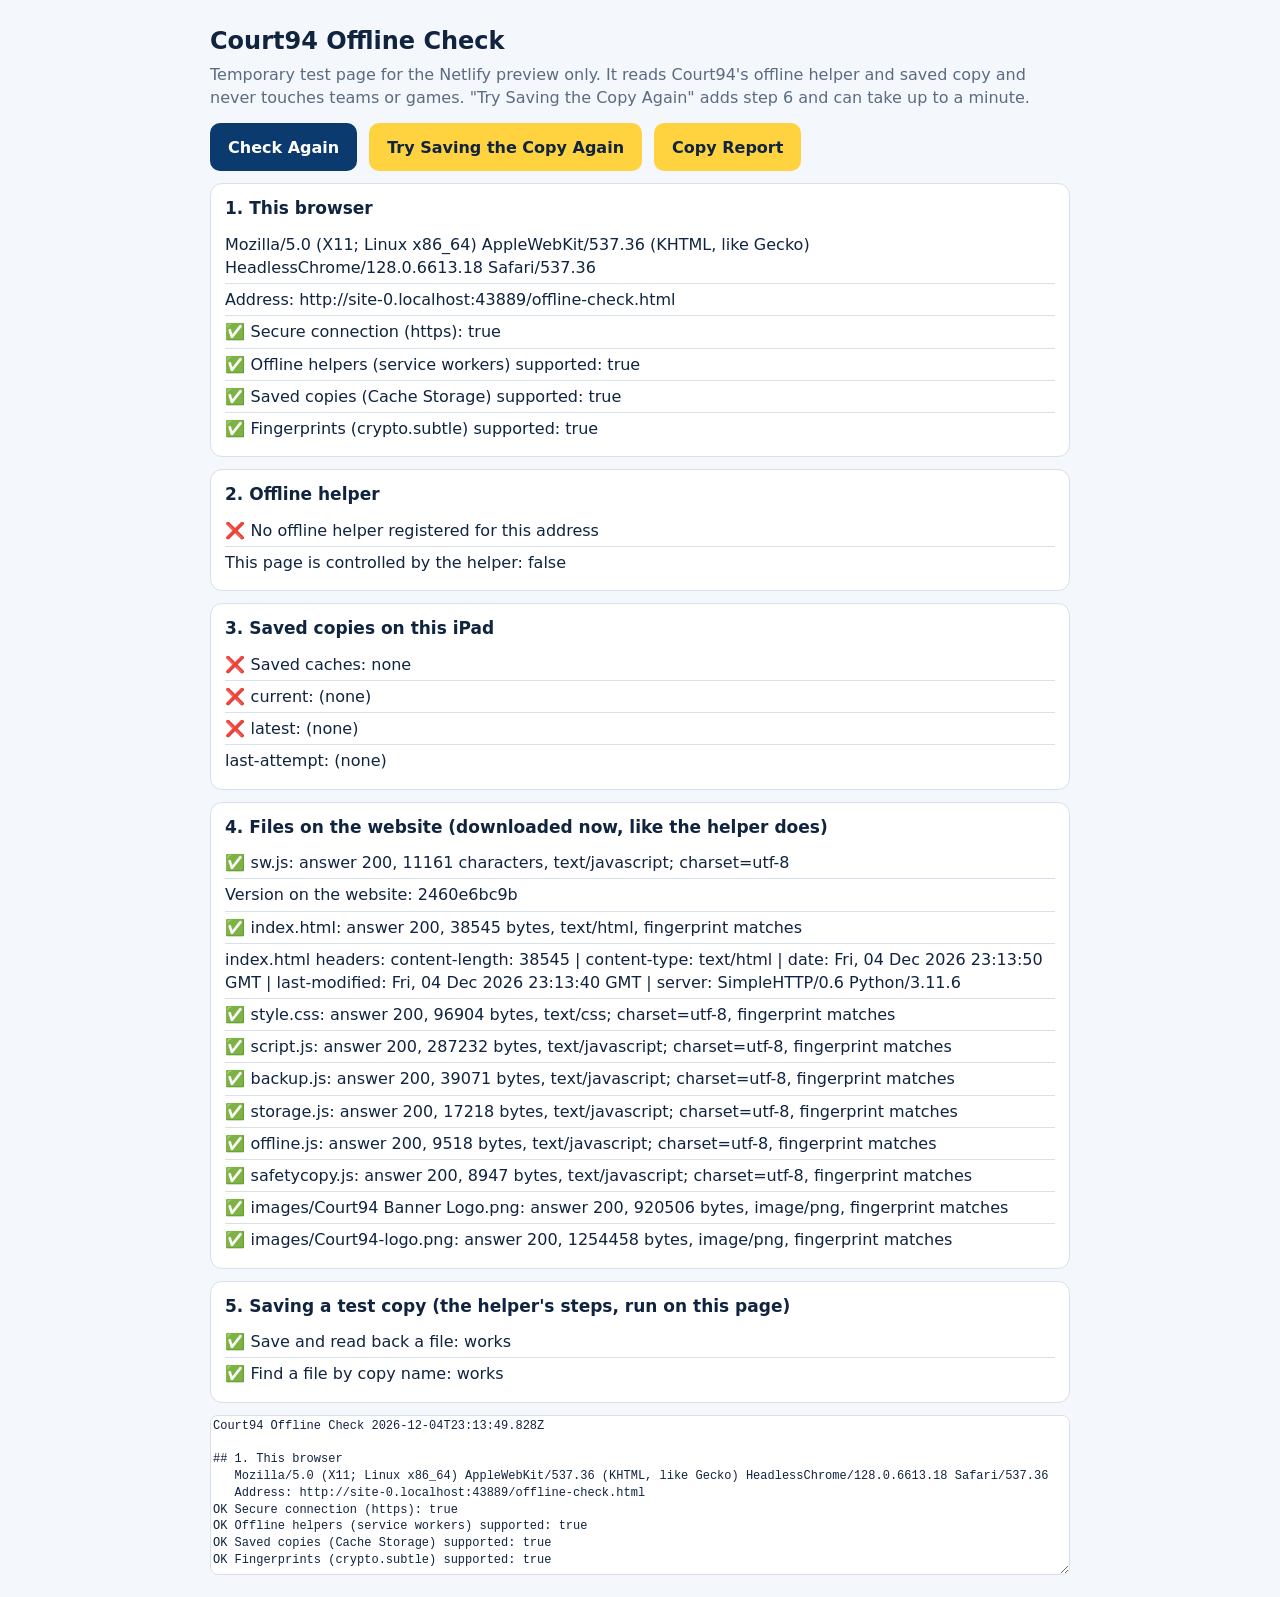
<file: offline-check.html>
<!DOCTYPE html>
<html lang="en">
<head>
<meta charset="UTF-8">
<meta name="viewport" content="width=device-width, initial-scale=1.0">
<title>Offline Check</title>
<style>
    :root { --bg: #f4f7fb; --card: #ffffff; --text: #10233f; --muted: #5b6b80; --ok: #13703a; --bad: #b42318; --line: #d8e0ea; }
    @media (prefers-color-scheme: dark) { :root:not([data-theme="light"]) { --bg: #0f1724; --card: #172235; --text: #e8eef7; --muted: #9fb0c6; --ok: #5fd08a; --bad: #ff8a80; --line: #2a3a54; } }
    :root[data-theme="dark"] { --bg: #0f1724; --card: #172235; --text: #e8eef7; --muted: #9fb0c6; --ok: #5fd08a; --bad: #ff8a80; --line: #2a3a54; }
    body { margin: 0; background: var(--bg); color: var(--text); font: 16px/1.45 -apple-system, system-ui, sans-serif; }
    main { max-width: 860px; margin: 0 auto; padding: 16px; }
    h1 { font-size: 24px; margin: 8px 0 4px; }
    p.note { color: var(--muted); margin: 0 0 14px; }
    section { background: var(--card); border: 1px solid var(--line); border-radius: 12px; padding: 12px 14px; margin-bottom: 12px; }
    h2 { font-size: 17px; margin: 0 0 8px; }
    .row { padding: 4px 0; border-top: 1px solid var(--line); overflow-wrap: anywhere; }
    .row:first-of-type { border-top: 0; }
    .ok { color: var(--ok); font-weight: 700; }
    .bad { color: var(--bad); font-weight: 700; }
    .buttons { display: flex; flex-wrap: wrap; gap: 12px; margin: 12px 0; }
    button { font: inherit; font-weight: 700; padding: 12px 18px; border-radius: 10px; border: 0; background: #0b3a6e; color: #fff; min-height: 48px; }
    button.secondary { background: #ffd23f; color: #10233f; }
    textarea { width: 100%; box-sizing: border-box; height: 160px; font: 12px/1.4 ui-monospace, monospace; background: var(--card); color: var(--text); border: 1px solid var(--line); border-radius: 8px; }
</style>
</head>
<body>
<main>
    <h1>Court94 Offline Check</h1>
    <p class="note">Temporary test page for the Netlify preview only. It reads Court94's offline helper and saved copy and never touches teams or games. "Try Saving the Copy Again" adds step 6 and can take up to a minute.</p>
    <div class="buttons">
        <button id="again" type="button">Check Again</button>
        <button id="retry" class="secondary" type="button">Try Saving the Copy Again</button>
        <button id="copy" class="secondary" type="button">Copy Report</button>
    </div>
    <div id="report"></div>
    <textarea id="text" readonly aria-label="Report text"></textarea>
</main>
<script>
// Each step adds one line; ✅ = working, ❌ = the step that fails.
const FILES = ["index.html", "style.css", "script.js", "backup.js", "storage.js", "offline.js", "safetycopy.js", "images/Court94 Banner Logo.png", "images/Court94-logo.png"];
const report = document.getElementById("report");
let lines = [];
let section;

function startSection(title) {
    section = document.createElement("section");
    const h = document.createElement("h2"); h.textContent = title; section.append(h);
    report.append(section); lines.push("", "## " + title);
}
function line(ok, text) {
    const div = document.createElement("div"); div.className = "row";
    if (ok !== null) { const s = document.createElement("span"); s.className = ok ? "ok" : "bad"; s.textContent = ok ? "✅ " : "❌ "; div.append(s); }
    div.append(document.createTextNode(text)); section.append(div);
    lines.push((ok === null ? "   " : ok ? "OK " : "XX ") + text);
}
async function sha256(buffer) {
    const digest = await crypto.subtle.digest("SHA-256", buffer);
    return [...new Uint8Array(digest)].map((b) => b.toString(16).padStart(2, "0")).join("");
}
const url = (p) => new URL(p, location.href).href;
async function step(label, fn) { try { return await fn(); } catch (e) { line(false, `${label}: ${e && e.name ? e.name + ": " : ""}${e && e.message ? e.message : e}`); return undefined; } }

// index-original.txt is the uploaded index.html under a name hosts leave
// alone (they only add things to web pages), so the two can be compared.
async function comparePage(servedBuffer, fingerprint) {
    startSection("4b. What is different in index.html");
    const r = await step("Downloading index-original.txt", () => fetch(url("index-original.txt"), { cache: "reload" }));
    if (!r) return;
    const originalBuffer = await r.arrayBuffer();
    if (!r.ok || (await sha256(originalBuffer)) !== fingerprint) {
        line(false, `index-original.txt: answer ${r.status}, ${originalBuffer.byteLength} bytes; it isn't the uploaded page either, so the folder on the website isn't the one that was checked`);
        return;
    }
    const extra = servedBuffer.byteLength - originalBuffer.byteLength;
    line(true, `index-original.txt is the uploaded page exactly (${originalBuffer.byteLength} bytes). The website's index.html differs by ${extra >= 0 ? "+" : ""}${extra} bytes.`);
    const decode = (b) => new TextDecoder().decode(b).split("\n");
    const original = decode(originalBuffer), served = decode(servedBuffer);
    const count = new Map();
    for (const l of original) count.set(l, (count.get(l) || 0) + 1);
    const added = [];
    served.forEach((l, i) => { if (count.get(l) > 0) count.set(l, count.get(l) - 1); else added.push([i + 1, l]); });
    const removed = [];
    for (const [l, n] of count) for (let k = 0; k < n; k++) removed.push(l);
    line(null, `Lines added by the website: ${added.length}; original lines missing or changed: ${removed.length}`);
    for (const [n, l] of added.slice(0, 12)) line(false, `added at line ${n}: ${l.trim().slice(0, 400) || "(blank line)"}`);
    for (const l of removed.slice(0, 12)) line(false, `original line no longer there: ${l.trim().slice(0, 400) || "(blank line)"}`);
}

// Starts the helper from this page and reports each step, so a failing step
// shows here even if it fails quietly in the app.
async function startHelper() {
    startSection("6. Starting the offline helper now");
    let reg;
    try {
        reg = await navigator.serviceWorker.register("sw.js", { updateViaCache: "none" });
        line(true, "Registration accepted for " + reg.scope);
    } catch (e) {
        line(false, `Registration refused: ${e && e.name ? e.name + ": " : ""}${e && e.message ? e.message : e}`);
        return;
    }
    if (!reg.installing && !reg.waiting) await step("Checking for a newer helper", () => reg.update());
    const worker = reg.installing || reg.waiting || reg.active;
    if (!worker) { line(false, "No helper to follow"); return; }
    line(null, "Helper state: " + worker.state);
    if (worker.state !== "activated" && worker.state !== "redundant") {
        await new Promise((resolve) => {
            const timer = setTimeout(() => { line(false, "Still " + worker.state + " after 90 seconds"); resolve(); }, 90000);
            worker.addEventListener("statechange", () => {
                line(worker.state !== "redundant", "Helper state: " + worker.state + (worker.state === "redundant" ? " (setup failed; the browser discarded it)" : ""));
                if (worker.state === "activated" || worker.state === "redundant") { clearTimeout(timer); resolve(); }
            });
        });
    }
    const after = await step("Reading the helper", () => navigator.serviceWorker.getRegistration());
    line(Boolean(after && after.active), "Registered afterwards: " + (after ? "yes, running: " + Boolean(after.active) : "no"));
    const attempt = await step("Reading last-attempt", async () => { const r = await caches.match(url("__court94/last-attempt"), { cacheName: "court94-meta" }); return r ? r.text() : null; });
    if (attempt !== undefined) line(attempt ? !JSON.parse(attempt).problem : false, "Helper's own report (last-attempt): " + (attempt || "(none)"));
    const keys = await step("Listing saved copies", () => caches.keys());
    if (keys) line(keys.some((k) => k.startsWith("court94-app-")), "Saved caches now: " + (keys.length ? keys.join(", ") : "none"));
}

async function run() {
    report.replaceChildren(); lines = ["Court94 Offline Check " + new Date().toISOString()];

    startSection("1. This browser");
    line(null, navigator.userAgent);
    line(null, "Address: " + location.href + (navigator.standalone ? " (Home Screen app)" : navigator.standalone === false ? " (Safari)" : ""));
    line(window.isSecureContext, "Secure connection (https): " + window.isSecureContext);
    line("serviceWorker" in navigator, "Offline helpers (service workers) supported: " + ("serviceWorker" in navigator));
    line(typeof caches !== "undefined", "Saved copies (Cache Storage) supported: " + (typeof caches !== "undefined"));
    line(Boolean(window.crypto && crypto.subtle), "Fingerprints (crypto.subtle) supported: " + Boolean(window.crypto && crypto.subtle));

    startSection("2. Offline helper");
    const reg = await step("Reading the helper", () => navigator.serviceWorker.getRegistration());
    if (reg) {
        line(true, "Registered for " + reg.scope);
        line(Boolean(reg.active), "Running (active): " + (reg.active ? reg.active.state + " " + reg.active.scriptURL : "none"));
        line(null, "Installing: " + (reg.installing ? reg.installing.state : "none") + " · Waiting: " + (reg.waiting ? reg.waiting.state : "none"));
    } else if (reg === undefined || reg === null) {
        line(false, "No offline helper registered for this address");
    }
    line(null, "This page is controlled by the helper: " + Boolean(navigator.serviceWorker && navigator.serviceWorker.controller));

    startSection("3. Saved copies on this iPad");
    const keys = await step("Listing saved copies", () => caches.keys());
    if (keys) line(keys.length > 0, "Saved caches: " + (keys.length ? keys.join(", ") : "none"));
    for (const name of ["current", "latest", "last-attempt"]) {
        const value = await step("Reading " + name, async () => { const r = await caches.match(url("__court94/" + name), { cacheName: "court94-meta" }); return r ? r.text() : null; });
        if (value !== undefined) line(name === "last-attempt" ? (value ? !JSON.parse(value).problem : null) : Boolean(value), `${name}: ${value || "(none)"}`);
    }
    for (const name of (keys || []).filter((k) => k.startsWith("court94-app-"))) {
        await step("Reading " + name, async () => {
            const cache = await caches.open(name);
            const m = await cache.match(url("__court94/manifest"));
            if (!m) { line(false, `${name}: no manifest (incomplete copy)`); return; }
            const manifest = await m.json();
            const missing = [], wrong = [];
            for (const path of Object.keys(manifest.files)) {
                const r = await cache.match(url(path));
                if (!r) missing.push(path); else if ((await sha256(await r.arrayBuffer())) !== manifest.files[path]) wrong.push(path);
            }
            line(!missing.length && !wrong.length, `${name}: version ${manifest.version}, saved ${manifest.savedAt}` + (missing.length ? `, missing ${missing.join(", ")}` : "") + (wrong.length ? `, changed ${wrong.join(", ")}` : ""));
        });
    }

    startSection("4. Files on the website (downloaded now, like the helper does)");
    const swResponse = await step("Downloading sw.js", () => fetch(url("sw.js"), { cache: "reload" }));
    let expected = {};
    if (swResponse) {
        const swText = await swResponse.text();
        line(swResponse.ok && swText.includes("APP_FILES"), `sw.js: answer ${swResponse.status}, ${swText.length} characters, ${swResponse.headers.get("Content-Type")}` + (swResponse.redirected ? ", redirected to " + swResponse.url : ""));
        const version = (swText.match(/APP_VERSION = "([^"]+)"/) || [])[1];
        line(null, "Version on the website: " + (version || "unknown"));
        for (const m of swText.matchAll(/^\s+"([^"]+)": "([0-9a-f]{64})"/gm)) expected[m[1]] = m[2];
        if (!Object.keys(expected).length) line(false, "sw.js doesn't list the app files (it isn't Court94's helper; maybe a login page)");
    }
    let pageChanged = null;
    for (const path of FILES) {
        await step(path, async () => {
            const r = await fetch(url(path), { cache: "reload" });
            const body = await r.arrayBuffer();
            const hash = await sha256(body);
            const match = expected[path] ? hash === expected[path] : null;
            line(r.ok && match !== false, `${path}: answer ${r.status}, ${body.byteLength} bytes, ${r.headers.get("Content-Type")}` + (r.redirected ? ", redirected to " + r.url : "") + (match === null ? ", no fingerprint to compare" : match ? ", fingerprint matches" : `, fingerprint DIFFERENT (got ${hash.slice(0, 12)}, expected ${expected[path].slice(0, 12)})`));
            if (path === "index.html") {
                line(null, "index.html headers: " + [...r.headers].map(([k, v]) => `${k}: ${v.slice(0, 120)}`).join(" | "));
                if (match === false) pageChanged = body;
            }
        });
    }
    if (pageChanged) await comparePage(pageChanged, expected["index.html"]);

    startSection("5. Saving a test copy (the helper's steps, run on this page)");
    await step("Test copy", async () => {
        const name = "court94-diagnostic-test";
        await caches.delete(name);
        const cache = await caches.open(name);
        const r = await fetch(url("index.html"), { cache: "reload" });
        const body = await r.arrayBuffer();
        await cache.put(url("index.html"), new Response(body, { headers: { "Content-Type": r.headers.get("Content-Type") || "text/html" } }));
        const back = await cache.match(url("index.html"));
        const same = back && (await sha256(await back.arrayBuffer())) === (await sha256(body));
        line(same, "Save and read back a file: " + (same ? "works" : "FAILED"));
        const viaName = await caches.match(url("index.html"), { cacheName: name });
        line(Boolean(viaName), "Find a file by copy name: " + (viaName ? "works" : "FAILED"));
        await caches.delete(name);
    });

}
function showText() { document.getElementById("text").value = lines.join("\n"); }

let busy = false;
async function once(fn) { if (busy) return; busy = true; try { await fn(); } finally { busy = false; showText(); } }
document.getElementById("again").addEventListener("click", () => once(run));
document.getElementById("retry").addEventListener("click", () => once(async () => {
    await run();
    await startHelper();
}));
document.getElementById("copy").addEventListener("click", async () => {
    const text = document.getElementById("text");
    try { await navigator.clipboard.writeText(text.value); alert("Report copied. Paste it into a message to Claude."); }
    catch (e) { text.focus(); text.select(); alert("Select the report text below and copy it."); }
});
once(run);
</script>
</body>
</html>
</file>
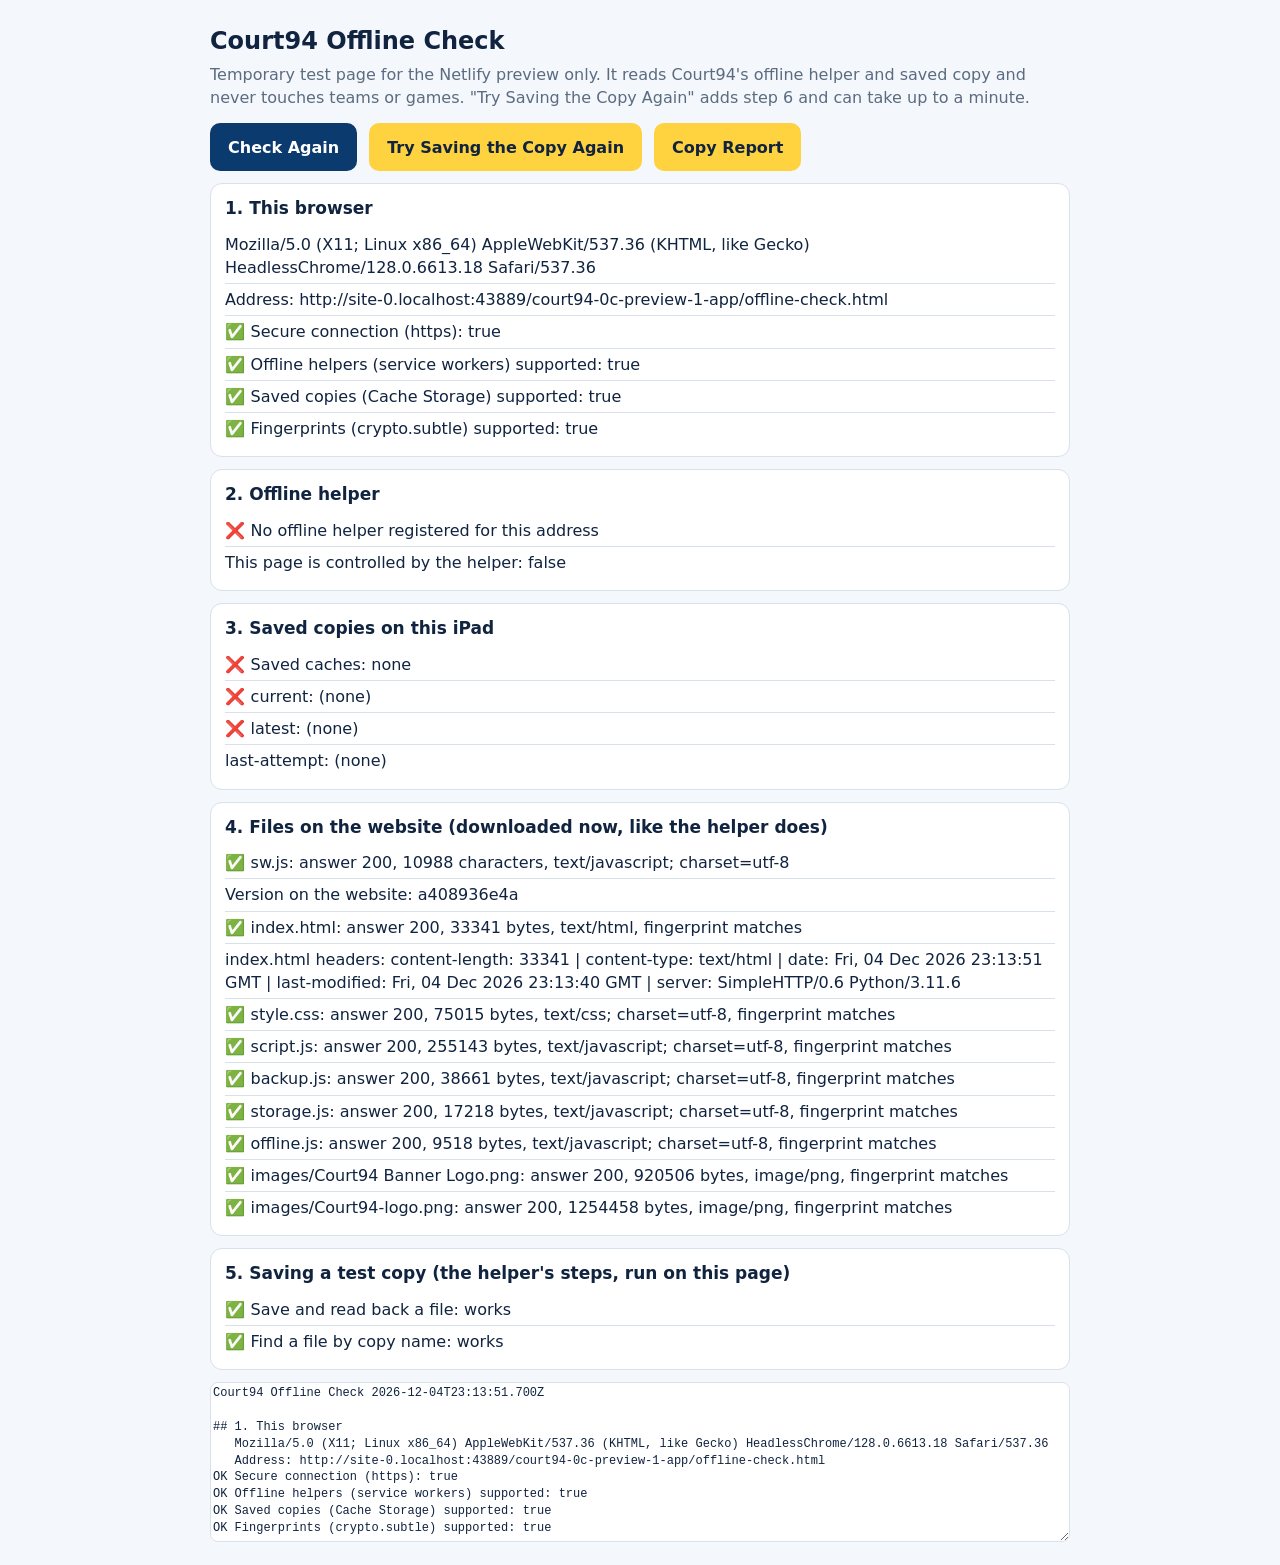
<file: court94-0c-preview-1-app/offline-check.html>
<!DOCTYPE html>
<html lang="en">
<head>
<meta charset="UTF-8">
<meta name="viewport" content="width=device-width, initial-scale=1.0">
<title>Offline Check</title>
<style>
    :root { --bg: #f4f7fb; --card: #ffffff; --text: #10233f; --muted: #5b6b80; --ok: #13703a; --bad: #b42318; --line: #d8e0ea; }
    @media (prefers-color-scheme: dark) { :root:not([data-theme="light"]) { --bg: #0f1724; --card: #172235; --text: #e8eef7; --muted: #9fb0c6; --ok: #5fd08a; --bad: #ff8a80; --line: #2a3a54; } }
    :root[data-theme="dark"] { --bg: #0f1724; --card: #172235; --text: #e8eef7; --muted: #9fb0c6; --ok: #5fd08a; --bad: #ff8a80; --line: #2a3a54; }
    body { margin: 0; background: var(--bg); color: var(--text); font: 16px/1.45 -apple-system, system-ui, sans-serif; }
    main { max-width: 860px; margin: 0 auto; padding: 16px; }
    h1 { font-size: 24px; margin: 8px 0 4px; }
    p.note { color: var(--muted); margin: 0 0 14px; }
    section { background: var(--card); border: 1px solid var(--line); border-radius: 12px; padding: 12px 14px; margin-bottom: 12px; }
    h2 { font-size: 17px; margin: 0 0 8px; }
    .row { padding: 4px 0; border-top: 1px solid var(--line); overflow-wrap: anywhere; }
    .row:first-of-type { border-top: 0; }
    .ok { color: var(--ok); font-weight: 700; }
    .bad { color: var(--bad); font-weight: 700; }
    .buttons { display: flex; flex-wrap: wrap; gap: 12px; margin: 12px 0; }
    button { font: inherit; font-weight: 700; padding: 12px 18px; border-radius: 10px; border: 0; background: #0b3a6e; color: #fff; min-height: 48px; }
    button.secondary { background: #ffd23f; color: #10233f; }
    textarea { width: 100%; box-sizing: border-box; height: 160px; font: 12px/1.4 ui-monospace, monospace; background: var(--card); color: var(--text); border: 1px solid var(--line); border-radius: 8px; }
</style>
</head>
<body>
<main>
    <h1>Court94 Offline Check</h1>
    <p class="note">Temporary test page for the Netlify preview only. It reads Court94's offline helper and saved copy and never touches teams or games. "Try Saving the Copy Again" adds step 6 and can take up to a minute.</p>
    <div class="buttons">
        <button id="again" type="button">Check Again</button>
        <button id="retry" class="secondary" type="button">Try Saving the Copy Again</button>
        <button id="copy" class="secondary" type="button">Copy Report</button>
    </div>
    <div id="report"></div>
    <textarea id="text" readonly aria-label="Report text"></textarea>
</main>
<script>
// Each step adds one line; ✅ = working, ❌ = the step that fails.
const FILES = ["index.html", "style.css", "script.js", "backup.js", "storage.js", "offline.js", "images/Court94 Banner Logo.png", "images/Court94-logo.png"];
const report = document.getElementById("report");
let lines = [];
let section;

function startSection(title) {
    section = document.createElement("section");
    const h = document.createElement("h2"); h.textContent = title; section.append(h);
    report.append(section); lines.push("", "## " + title);
}
function line(ok, text) {
    const div = document.createElement("div"); div.className = "row";
    if (ok !== null) { const s = document.createElement("span"); s.className = ok ? "ok" : "bad"; s.textContent = ok ? "✅ " : "❌ "; div.append(s); }
    div.append(document.createTextNode(text)); section.append(div);
    lines.push((ok === null ? "   " : ok ? "OK " : "XX ") + text);
}
async function sha256(buffer) {
    const digest = await crypto.subtle.digest("SHA-256", buffer);
    return [...new Uint8Array(digest)].map((b) => b.toString(16).padStart(2, "0")).join("");
}
const url = (p) => new URL(p, location.href).href;
async function step(label, fn) { try { return await fn(); } catch (e) { line(false, `${label}: ${e && e.name ? e.name + ": " : ""}${e && e.message ? e.message : e}`); return undefined; } }

// index-original.txt is the uploaded index.html under a name hosts leave
// alone (they only add things to web pages), so the two can be compared.
async function comparePage(servedBuffer, fingerprint) {
    startSection("4b. What is different in index.html");
    const r = await step("Downloading index-original.txt", () => fetch(url("index-original.txt"), { cache: "reload" }));
    if (!r) return;
    const originalBuffer = await r.arrayBuffer();
    if (!r.ok || (await sha256(originalBuffer)) !== fingerprint) {
        line(false, `index-original.txt: answer ${r.status}, ${originalBuffer.byteLength} bytes; it isn't the uploaded page either, so the folder on the website isn't the one that was checked`);
        return;
    }
    const extra = servedBuffer.byteLength - originalBuffer.byteLength;
    line(true, `index-original.txt is the uploaded page exactly (${originalBuffer.byteLength} bytes). The website's index.html differs by ${extra >= 0 ? "+" : ""}${extra} bytes.`);
    const decode = (b) => new TextDecoder().decode(b).split("\n");
    const original = decode(originalBuffer), served = decode(servedBuffer);
    const count = new Map();
    for (const l of original) count.set(l, (count.get(l) || 0) + 1);
    const added = [];
    served.forEach((l, i) => { if (count.get(l) > 0) count.set(l, count.get(l) - 1); else added.push([i + 1, l]); });
    const removed = [];
    for (const [l, n] of count) for (let k = 0; k < n; k++) removed.push(l);
    line(null, `Lines added by the website: ${added.length}; original lines missing or changed: ${removed.length}`);
    for (const [n, l] of added.slice(0, 12)) line(false, `added at line ${n}: ${l.trim().slice(0, 400) || "(blank line)"}`);
    for (const l of removed.slice(0, 12)) line(false, `original line no longer there: ${l.trim().slice(0, 400) || "(blank line)"}`);
}

// Starts the helper from this page and reports each step, so a failing step
// shows here even if it fails quietly in the app.
async function startHelper() {
    startSection("6. Starting the offline helper now");
    let reg;
    try {
        reg = await navigator.serviceWorker.register("sw.js", { updateViaCache: "none" });
        line(true, "Registration accepted for " + reg.scope);
    } catch (e) {
        line(false, `Registration refused: ${e && e.name ? e.name + ": " : ""}${e && e.message ? e.message : e}`);
        return;
    }
    if (!reg.installing && !reg.waiting) await step("Checking for a newer helper", () => reg.update());
    const worker = reg.installing || reg.waiting || reg.active;
    if (!worker) { line(false, "No helper to follow"); return; }
    line(null, "Helper state: " + worker.state);
    if (worker.state !== "activated" && worker.state !== "redundant") {
        await new Promise((resolve) => {
            const timer = setTimeout(() => { line(false, "Still " + worker.state + " after 90 seconds"); resolve(); }, 90000);
            worker.addEventListener("statechange", () => {
                line(worker.state !== "redundant", "Helper state: " + worker.state + (worker.state === "redundant" ? " (setup failed; the browser discarded it)" : ""));
                if (worker.state === "activated" || worker.state === "redundant") { clearTimeout(timer); resolve(); }
            });
        });
    }
    const after = await step("Reading the helper", () => navigator.serviceWorker.getRegistration());
    line(Boolean(after && after.active), "Registered afterwards: " + (after ? "yes, running: " + Boolean(after.active) : "no"));
    const attempt = await step("Reading last-attempt", async () => { const r = await caches.match(url("__court94/last-attempt"), { cacheName: "court94-meta" }); return r ? r.text() : null; });
    if (attempt !== undefined) line(attempt ? !JSON.parse(attempt).problem : false, "Helper's own report (last-attempt): " + (attempt || "(none)"));
    const keys = await step("Listing saved copies", () => caches.keys());
    if (keys) line(keys.some((k) => k.startsWith("court94-app-")), "Saved caches now: " + (keys.length ? keys.join(", ") : "none"));
}

async function run() {
    report.replaceChildren(); lines = ["Court94 Offline Check " + new Date().toISOString()];

    startSection("1. This browser");
    line(null, navigator.userAgent);
    line(null, "Address: " + location.href + (navigator.standalone ? " (Home Screen app)" : navigator.standalone === false ? " (Safari)" : ""));
    line(window.isSecureContext, "Secure connection (https): " + window.isSecureContext);
    line("serviceWorker" in navigator, "Offline helpers (service workers) supported: " + ("serviceWorker" in navigator));
    line(typeof caches !== "undefined", "Saved copies (Cache Storage) supported: " + (typeof caches !== "undefined"));
    line(Boolean(window.crypto && crypto.subtle), "Fingerprints (crypto.subtle) supported: " + Boolean(window.crypto && crypto.subtle));

    startSection("2. Offline helper");
    const reg = await step("Reading the helper", () => navigator.serviceWorker.getRegistration());
    if (reg) {
        line(true, "Registered for " + reg.scope);
        line(Boolean(reg.active), "Running (active): " + (reg.active ? reg.active.state + " " + reg.active.scriptURL : "none"));
        line(null, "Installing: " + (reg.installing ? reg.installing.state : "none") + " · Waiting: " + (reg.waiting ? reg.waiting.state : "none"));
    } else if (reg === undefined || reg === null) {
        line(false, "No offline helper registered for this address");
    }
    line(null, "This page is controlled by the helper: " + Boolean(navigator.serviceWorker && navigator.serviceWorker.controller));

    startSection("3. Saved copies on this iPad");
    const keys = await step("Listing saved copies", () => caches.keys());
    if (keys) line(keys.length > 0, "Saved caches: " + (keys.length ? keys.join(", ") : "none"));
    for (const name of ["current", "latest", "last-attempt"]) {
        const value = await step("Reading " + name, async () => { const r = await caches.match(url("__court94/" + name), { cacheName: "court94-meta" }); return r ? r.text() : null; });
        if (value !== undefined) line(name === "last-attempt" ? (value ? !JSON.parse(value).problem : null) : Boolean(value), `${name}: ${value || "(none)"}`);
    }
    for (const name of (keys || []).filter((k) => k.startsWith("court94-app-"))) {
        await step("Reading " + name, async () => {
            const cache = await caches.open(name);
            const m = await cache.match(url("__court94/manifest"));
            if (!m) { line(false, `${name}: no manifest (incomplete copy)`); return; }
            const manifest = await m.json();
            const missing = [], wrong = [];
            for (const path of Object.keys(manifest.files)) {
                const r = await cache.match(url(path));
                if (!r) missing.push(path); else if ((await sha256(await r.arrayBuffer())) !== manifest.files[path]) wrong.push(path);
            }
            line(!missing.length && !wrong.length, `${name}: version ${manifest.version}, saved ${manifest.savedAt}` + (missing.length ? `, missing ${missing.join(", ")}` : "") + (wrong.length ? `, changed ${wrong.join(", ")}` : ""));
        });
    }

    startSection("4. Files on the website (downloaded now, like the helper does)");
    const swResponse = await step("Downloading sw.js", () => fetch(url("sw.js"), { cache: "reload" }));
    let expected = {};
    if (swResponse) {
        const swText = await swResponse.text();
        line(swResponse.ok && swText.includes("APP_FILES"), `sw.js: answer ${swResponse.status}, ${swText.length} characters, ${swResponse.headers.get("Content-Type")}` + (swResponse.redirected ? ", redirected to " + swResponse.url : ""));
        const version = (swText.match(/APP_VERSION = "([^"]+)"/) || [])[1];
        line(null, "Version on the website: " + (version || "unknown"));
        for (const m of swText.matchAll(/^\s+"([^"]+)": "([0-9a-f]{64})"/gm)) expected[m[1]] = m[2];
        if (!Object.keys(expected).length) line(false, "sw.js doesn't list the app files (it isn't Court94's helper; maybe a login page)");
    }
    let pageChanged = null;
    for (const path of FILES) {
        await step(path, async () => {
            const r = await fetch(url(path), { cache: "reload" });
            const body = await r.arrayBuffer();
            const hash = await sha256(body);
            const match = expected[path] ? hash === expected[path] : null;
            line(r.ok && match !== false, `${path}: answer ${r.status}, ${body.byteLength} bytes, ${r.headers.get("Content-Type")}` + (r.redirected ? ", redirected to " + r.url : "") + (match === null ? ", no fingerprint to compare" : match ? ", fingerprint matches" : `, fingerprint DIFFERENT (got ${hash.slice(0, 12)}, expected ${expected[path].slice(0, 12)})`));
            if (path === "index.html") {
                line(null, "index.html headers: " + [...r.headers].map(([k, v]) => `${k}: ${v.slice(0, 120)}`).join(" | "));
                if (match === false) pageChanged = body;
            }
        });
    }
    if (pageChanged) await comparePage(pageChanged, expected["index.html"]);

    startSection("5. Saving a test copy (the helper's steps, run on this page)");
    await step("Test copy", async () => {
        const name = "court94-diagnostic-test";
        await caches.delete(name);
        const cache = await caches.open(name);
        const r = await fetch(url("index.html"), { cache: "reload" });
        const body = await r.arrayBuffer();
        await cache.put(url("index.html"), new Response(body, { headers: { "Content-Type": r.headers.get("Content-Type") || "text/html" } }));
        const back = await cache.match(url("index.html"));
        const same = back && (await sha256(await back.arrayBuffer())) === (await sha256(body));
        line(same, "Save and read back a file: " + (same ? "works" : "FAILED"));
        const viaName = await caches.match(url("index.html"), { cacheName: name });
        line(Boolean(viaName), "Find a file by copy name: " + (viaName ? "works" : "FAILED"));
        await caches.delete(name);
    });

}
function showText() { document.getElementById("text").value = lines.join("\n"); }

let busy = false;
async function once(fn) { if (busy) return; busy = true; try { await fn(); } finally { busy = false; showText(); } }
document.getElementById("again").addEventListener("click", () => once(run));
document.getElementById("retry").addEventListener("click", () => once(async () => {
    await run();
    await startHelper();
}));
document.getElementById("copy").addEventListener("click", async () => {
    const text = document.getElementById("text");
    try { await navigator.clipboard.writeText(text.value); alert("Report copied. Paste it into a message to Claude."); }
    catch (e) { text.focus(); text.select(); alert("Select the report text below and copy it."); }
});
once(run);
</script>
</body>
</html>
</file>
<file: style.css>
:root {
    --navy: #0b3a6f;
    --navy-dark: #082b52;
    --gold: #ffd447;
    --background: #f4f7fb;
    --card: #ffffff;
    --text: #102a43;
    --muted: #66788a;
    --border: #d8e1ea;
    --danger: #b42318;
}

* {
    box-sizing: border-box;
}

body {
    margin: 0;
    min-height: 100vh;
    background: var(--background);
    color: var(--text);
    font-family: Arial, Helvetica, sans-serif;
}

button,
input {
    font: inherit;
}

button {
    cursor: pointer;
}

.appHeader {
    display: flex;
    align-items: center;

    min-height: 96px;
    padding: 14px 22px;

    background: linear-gradient(
        135deg,
        var(--navy-dark),
        var(--navy)
    );

    border-radius: 0 0 22px 22px;
    color: white;
}

.appBrand {
    width: 100%;
    display: flex;
    align-items: center;
    gap: 18px;
}

.appLogo {
    width: 280px;
    height: auto;
    object-fit: contain;
    flex-shrink: 0;
    border-radius: 0;
    background: transparent;
}

.appBrandWords {
    display: flex;
    flex-direction: column;
    gap: 4px;
}

.appBrandName {
    color: white;
    font-size: 34px;
    font-weight: 950;
    letter-spacing: 1px;
}

.appTagline {
    color: var(--gold);
    font-size: 14px;
    font-weight: 900;
    letter-spacing: 2px;
}

.appTeamBadge {
    margin-left: auto;
    padding: 10px 18px;

    border-radius: 999px;
    background: var(--gold);

    color: var(--navy-dark);
    font-size: 13px;
    font-weight: 950;
    letter-spacing: 1px;
}

.backButton {
    display: block;
    width: fit-content;
    margin: 0;

    border: 2px solid var(--navy);
    border-radius: 10px;
    padding: 10px 14px;

    background: white;
    color: var(--navy);
    font-weight: 800;
    cursor: pointer;
}

.topNavButtons {
    display: flex;
    flex-direction: row;
    align-items: center;
    gap: 10px;
    margin: 14px 0 24px 24px;
}

.topNavButtons .backButton,
.topNavButtons .homeButton {
    margin: 0;
}

.homeButton {
    width: 46px;
    height: 46px;
    border: 2px solid var(--navy);
    border-radius: 10px;
    padding: 0;
    background: white;
    color: var(--navy);
    font-size: 21px;
    cursor: pointer;
}

.hidden {
    display: none !important;
}

.appContainer {
    width: min(100%, 900px);
    margin: 0 auto;
    padding: 30px 18px 60px;   
}

#liveGameScreen {
    margin-top: -18px;
}

.screen {
    display: none;
}

.activeScreen {
    display: block;
}

#homeScreen {
    width: 100%;
    margin: 0 auto;
}

.menuButton {
    width: 100%;
    min-height: 88px;
    margin-bottom: 18px;
    border: none;
    border-radius: 16px;
    padding: 20px;
    background: var(--gold);
    color: var(--navy-dark);
    font-size: 24px;
    font-weight: 900;
    box-shadow: 0 8px 18px rgba(11, 58, 111, 0.12);
    transition:
        transform 0.15s ease,
        box-shadow 0.15s ease;
}

.menuButton:hover {
    transform: translateY(-2px);
    box-shadow: 0 12px 24px rgba(11, 58, 111, 0.18);
}

.sectionHeading {
    display: flex;
    align-items: flex-start;
    justify-content: space-between;
    gap: 18px;
    margin-bottom: 24px;
}

.sectionHeading h2 {
    margin: 0;
    color: var(--navy-dark);
    font-size: 34px;
}

.sectionHeading p {
    margin: 7px 0 0;
    color: var(--muted);
    line-height: 1.5;
}

.primaryButton,
.secondaryButton,
.saveButton,
.cancelButton {
    border: none;
    border-radius: 12px;
    padding: 12px 17px;
    font-weight: 900;
}

.primaryButton,
.saveButton {
    background: var(--navy);
    color: white;
}

.secondaryButton {
    background: var(--gold);
    color: var(--navy-dark);
}

.cancelButton {
    background: #e6ebf0;
    color: var(--text);
}

.teamsList {
    display: grid;
    gap: 14px;
}

.emptyState {
    padding: 44px 24px;
    border: 2px dashed var(--border);
    border-radius: 18px;
    background: rgba(255, 255, 255, 0.65);
    text-align: center;
}

.emptyState h2,
.emptyState h3 {
    margin-top: 0;
    color: var(--navy-dark);
}

.emptyState p {
    margin-bottom: 0;
    color: var(--muted);
    line-height: 1.5;
}

.teamCard {
    display: flex;
    align-items: center;
    justify-content: space-between;
    gap: 16px;
    padding: 20px;
    border: 1px solid var(--border);
    border-radius: 16px;
    background: var(--card);
    box-shadow: 0 7px 18px rgba(16, 42, 67, 0.08);
}

.teamCard h3 {
    margin: 0;
    color: var(--navy-dark);
}

.teamCard p {
    margin: 6px 0 0;
    color: var(--muted);
}

.teamCardActions {
    display: flex;
    gap: 8px;
}

.smallButton {
    border: none;
    border-radius: 9px;
    padding: 9px 12px;
    background: #eaf1f8;
    color: var(--navy-dark);
    font-weight: 800;
}

.deleteButton {
    background: #fee4e2;
    color: var(--danger);
}

.setupForm {
    display: grid;
    gap: 18px;
}

.formCard {
    padding: 22px;
    border: 1px solid var(--border);
    border-radius: 18px;
    background: var(--card);
    box-shadow: 0 7px 18px rgba(16, 42, 67, 0.07);
}

.formCard h3 {
    margin: 0 0 18px;
    color: var(--navy-dark);
    font-size: 22px;
}

.cardHeading {
    display: flex;
    align-items: center;
    justify-content: space-between;
    gap: 15px;
    margin-bottom: 16px;
}

.cardHeading h3 {
    margin: 0;
}

.formField {
    display: grid;
    gap: 7px;
    margin-bottom: 16px;
    color: var(--navy-dark);
    font-weight: 800;
}

.formField:last-child {
    margin-bottom: 0;
}

.formField input {
    width: 100%;
    min-height: 48px;
    border: 2px solid var(--border);
    border-radius: 11px;
    padding: 10px 12px;
    background: white;
    color: var(--text);
}

.formField input:focus {
    outline: none;
    border-color: var(--navy);
    box-shadow: 0 0 0 3px rgba(11, 58, 111, 0.12);
}

.rosterEditor {
    display: grid;
    gap: 10px;
}

.rosterRow {
    display: grid;
    grid-template-columns: 90px 1fr 40px 168px;
    gap: 9px;
    align-items: center;
}

.rosterRow input {
    min-height: 46px;
    border: 2px solid var(--border);
    border-radius: 10px;
    padding: 9px 10px;
}

.rosterHeader {
    display: grid;
    grid-template-columns: 90px 1fr 40px 168px;
    gap: 9px;
    align-items: center;
    margin-bottom: 8px;

    font-size: 14px;
    font-weight: 800;
    color: var(--navy-dark);
}

.rosterHeader span:nth-child(3) {
    text-align: center;
    transform: translateX(-12px);
}

.rosterRow .keepAtTopOption span {
    display: none;
}

.removePlayerButton {
    min-height: 46px;
    border: none;
    border-radius: 10px;
    padding: 9px 12px;
    background: #fee4e2;
    color: var(--danger);
    font-weight: 900;
}

.statChoiceGrid {
    display: grid;
    grid-template-columns: repeat(2, minmax(0, 1fr));
    gap: 11px;
}

/* "Opponent" heading inside the team statistics choices (spans the grid). */
.statChoiceGroupHeading {
    grid-column: 1 / -1;
    margin: 8px 0 0;
    color: var(--danger);
    font-size: 14px;
    font-weight: 900;
    letter-spacing: 0.08em;
    text-transform: uppercase;
}

.statChoice {
    display: flex;
    align-items: flex-start;
    gap: 10px;
    padding: 13px;
    border: 2px solid var(--border);
    border-radius: 12px;
    background: #fbfdff;
}

.statChoice input {
    width: 20px;
    height: 20px;
    margin-top: 1px;
}

.statChoice strong {
    display: block;
    color: var(--navy-dark);
}

.statChoice small {
    display: block;
    margin-top: 3px;
    color: var(--muted);
    line-height: 1.35;
}

/* Compact stat choices used during game setup */

#gameTeamStatChoices,
#gamePlayerStatChoices {
    display: grid;
    grid-template-columns: repeat(3, minmax(0, 1fr));
    gap: 10px;
}

.gameStatChoice {
    display: flex;
    align-items: center;
    gap: 9px;
    min-height: 48px;
    padding: 10px 12px;
    border: 2px solid var(--border);
    border-radius: 10px;
    background: #ffffff;
    color: var(--navy-dark);
    font-weight: 700;
    cursor: pointer;
}

.gameStatChoice input {
    width: 18px;
    height: 18px;
    flex-shrink: 0;
    margin: 0;
}

.gameStatChoice:has(input:checked) {
    background: var(--navy-dark);
    border-color: var(--navy-dark);
    color: #ffffff;
}

.gameStatChoice:has(input:checked) input {
    accent-color: #ffd447;
}

@media (max-width: 900px) {
    #gameTeamStatChoices,
    #gamePlayerStatChoices {
        grid-template-columns: repeat(2, minmax(0, 1fr));
    }
}

@media (max-width: 600px) {
    #gameTeamStatChoices,
    #gamePlayerStatChoices {
        grid-template-columns: 1fr;
    }
}

.statChoice {
    transition: 0.15s ease;
}

.statChoice:has(input:checked) {
    background: var(--navy);
    border-color: var(--navy);
    box-shadow: 0 5px 12px rgba(16, 42, 67, 0.16);
}

.statChoice:has(input:checked) strong {
    color: white;
}

.statChoice:has(input:checked) small {
    color: rgba(255, 255, 255, 0.82);
}

.statChoice input {
    accent-color: var(--gold);
}

.formNote {
    margin: 16px 0 0;
    color: var(--muted);
    font-size: 14px;
    line-height: 1.5;
}

.formActions {
    display: flex;
    justify-content: flex-end;
    gap: 10px;
}

@media (max-width: 650px) {
    .appHeader {
        min-height: 150px;
    }

    .backButton {
        top: 14px;
        left: 14px;
    }

    .sectionHeading {
        flex-direction: column;
    }

    .primaryButton {
        width: 100%;
    }

    .statChoiceGrid {
        grid-template-columns: 1fr;
    }

    .rosterRow {
        grid-template-columns: 70px 1fr;
    }

    .removePlayerButton {
        grid-column: 1 / -1;
    }

    .teamCard {
        align-items: flex-start;
        flex-direction: column;
    }

    .teamCardActions {
        width: 100%;
    }

    .smallButton {
        flex: 1;
    }

    .formActions {
        flex-direction: column-reverse;
    }

    .saveButton,
    .cancelButton {
        width: 100%;
    }
}

/* TEAM DETAILS SCREEN */

.detailsList {
    display: grid;
    gap: 10px;
}

.detailsPlayer {
    display: flex;
    align-items: center;
    gap: 12px;
    min-height: 52px;
    padding: 12px 14px;
    border: 1px solid var(--border);
    border-radius: 12px;
    background: #fbfdff;
}

.detailsPlayerNumber {
    display: flex;
    align-items: center;
    justify-content: center;
    min-width: 44px;
    height: 34px;
    border-radius: 999px;
    background: var(--gold);
    color: var(--navy-dark);
    font-weight: 900;
}

.detailsPlayerName {
    color: var(--navy-dark);
    font-weight: 800;
}

.detailsStatGrid {
    display: grid;
    grid-template-columns: repeat(2, minmax(0, 1fr));
    gap: 11px;
}

.detailsStat {
    padding: 14px;
    border: 2px solid var(--border);
    border-radius: 12px;
    background: #fbfdff;
}

.detailsStat strong {
    display: block;
    color: var(--navy-dark);
}

.detailsStat small {
    display: block;
    margin-top: 5px;
    color: var(--muted);
    line-height: 1.4;
}

@media (max-width: 650px) {
    .detailsStatGrid {
        grid-template-columns: 1fr;
    }

    #startTeamGameButton {
        width: 100%;
    }
}

/* NEW GAME + CONFIRMATION */

.optionGrid {
    display: grid;
    grid-template-columns: repeat(2, minmax(0, 1fr));
    gap: 12px;
}

.optionCard {
    display: flex;
    align-items: center;
    gap: 10px;
    min-height: 56px;
    padding: 14px;
    border: 2px solid var(--border);
    border-radius: 12px;
    background: #fbfdff;
    color: var(--navy-dark);
    font-weight: 850;
    cursor: pointer;
}

.optionCard:has(input:checked) {
    border-color: var(--navy);
    background: #eaf1f8;
}

.optionCard input {
    width: 20px;
    height: 20px;
    accent-color: var(--navy);
}

.confirmationHeader {
    margin-bottom: 22px;
    padding: 28px 22px;
    border-radius: 18px;
    background: linear-gradient(
        135deg,
        var(--navy-dark),
        var(--navy)
    );
    color: white;
    text-align: center;
}

.confirmationHeader h2,
.confirmationHeader h3 {
    margin: 0;
}

.confirmationHeader h2 {
    font-size: 30px;
}

.confirmationHeader h3 {
    font-size: 26px;
}

.versusText {
    margin: 12px 0;
    color: var(--gold);
    font-size: 18px;
    font-weight: 900;
    text-transform: uppercase;
}

#confirmationGameDetails {
    margin: 14px 0 0;
    color: rgba(255, 255, 255, 0.82);
    font-weight: 700;
}

.focusList {
    display: grid;
    gap: 10px;
}

.focusItem {
    display: flex;
    align-items: center;
    gap: 10px;
    min-height: 52px;
    padding: 13px 14px;
    border: 2px solid var(--border);
    border-radius: 12px;
    background: #fbfdff;
    color: var(--navy-dark);
    font-weight: 850;
}

.focusCheck {
    display: inline-flex;
    align-items: center;
    justify-content: center;
    width: 28px;
    height: 28px;
    flex: 0 0 28px;
    border-radius: 999px;
    background: var(--gold);
    color: var(--navy-dark);
    font-weight: 950;
}

@media (max-width: 650px) {
    .optionGrid {
        grid-template-columns: 1fr;
    }

    .confirmationHeader h2 {
        font-size: 26px;
    }

    .confirmationHeader h3 {
        font-size: 23px;
    }
}

/* LIVE GAME TRACKER */

.liveGameHeader {
    display: flex;
    align-items: flex-start;
    justify-content: space-between;
    gap: 18px;
    margin-bottom: 18px;
    padding: 20px;
    border-radius: 18px;
    background: linear-gradient(
        135deg,
        var(--navy-dark),
        var(--navy)
    );
    color: white;
}

.liveGameLogo {
    display: block;
    width: 80px;
    height: 80px;
    object-fit: contain;
    margin: 0 0 8px;
}

.liveGameHeader h2 {
    margin: 0;
    font-size: 27px;
}

#liveGameDetails {
    margin: 7px 0 0;
    color: rgba(255,255,255,.8);
    font-weight: 700;
}

.liveGameHeaderControls {
    margin-left: auto;
    align-self: stretch;
    display: flex;
    flex-direction: column;
    align-items: center;
    justify-content: flex-start;
    width: 200px;
}

.liveGameHeaderControls .editGameSetupButton {
    width: 200px;
    align-self: center;
}

.liveGameHeaderControls .periodControl {
    width: 200px;
    margin-top: 32px;
    align-self: center;
}

.liveGameHeaderControls .periodControl select {
    width: 200px;
}

.liveGameHeaderControls .editGameSetupButton {
    align-self: flex-end;
}

.liveGameHeaderControls .periodControl {
    margin-top: 32px;
    align-self: center;
}

.periodControl {
    display: grid;
    gap: 8px;
    min-width: 160px;
    font-weight: 900;
    justify-items: center;
}

.periodControl {
    display: grid;
    gap: 8px;
    min-width: 160px;
    font-weight: 900;
}

.periodControl select {
    width: 160px;
    min-height: 60px;
    border: 0;
    border-radius: 12px;
    padding: 10px 16px;
    background: white;
    color: var(--navy-dark);
    font-size: 18px;
    font-weight: 900;
    cursor: pointer;
}

.trackerTabs {
    display: grid;
    grid-template-columns: repeat(2, 1fr);
    margin-bottom: 18px;
    border-bottom: 2px solid var(--border);
}

.trackerTab {
    min-height: 54px;
    border: 0;
    border-bottom: 4px solid transparent;
    background: transparent;
    color: var(--muted);
    font-size: 18px;
    font-weight: 950;
}

.activeTrackerTab {
    border-bottom-color: var(--navy);
    color: var(--navy);
}

.trackerTotal {
    min-height: 54px;
    display: flex;
    align-items: center;
    gap: 6px;
    transform: translateY(-2px);
    justify-content: center;
    color: var(--navy);
    font-size: 18px;
    font-weight: 950;
}

.trackerPanel {
    display: none;
}

.activeTrackerPanel {
    display: block;
}

.trackerHeading {
    margin: 0 0 12px;
    color: var(--navy-dark);
    font-size: 20px;
}

.playerBench {
    display: grid;
    grid-template-columns: repeat(3, minmax(0, 1fr));
    gap: 10px;
    margin-top: 16px;
    margin-bottom: 18px;
}

.benchDivider {
    grid-column: 1 / -1;
    width: 100%;
    margin: 6px 0 2px;
    padding: 10px 0;
    border-top: 2px solid var(--navy);
    border-bottom: 2px solid var(--navy);
    color: var(--navy);
    font-size: 18px;
    font-weight: 950;
    text-align: center;
    letter-spacing: 1px;
}

.benchPlayerButton {
    min-height: 58px;
    border: 2px solid var(--border);
    border-radius: 13px;
    padding: 10px;
    background: white;
    color: var(--navy-dark);
    font-weight: 900;
}

.benchPlayerButton:hover {
    border-color: var(--navy);
}

.selectedBenchPlayer {
    border-color: var(--navy);
    background: var(--navy);
    color: white;
    box-shadow: 0 7px 16px rgba(11,58,111,.2);
}

.selectedPlayerArea {
    padding: 18px;
    border: 1px solid var(--border);
    border-radius: 18px;
    background: white;
    box-shadow: 0 6px 18px rgba(16,42,67,.07);
}

.selectedPlayerHeader {
    margin-bottom: 14px;
}

.smallLabel {
    margin: 0 0 4px;
    color: var(--muted);
    font-size: 12px;
    font-weight: 900;
    text-transform: uppercase;
    letter-spacing: .7px;
}

#selectedPlayerName {
    margin: 0;
    color: var(--navy-dark);
    font-size: 24px;
}

.liveStatGrid {
    display: grid;
    grid-template-columns: repeat(2, minmax(0, 1fr));
    gap: 12px;
}

.liveStatButton {
    min-height: 92px;
    border: 0;
    border-radius: 15px;
    padding: 12px;
    background: var(--gold);
    color: var(--navy-dark);
    box-shadow: 0 6px 14px rgba(16,42,67,.1);
    font-weight: 950;
}

.liveStatButtonName {
    display: block;
    font-size: 16px;
    line-height: 1.15;
}

.liveStatButtonTotal {
    display: block;
    margin-top: 7px;
    font-size: 30px;
    line-height: 1;
}

.lastActionBar {
    position: sticky;
    bottom: 10px;
    z-index: 20;
    display: flex;
    align-items: center;
    justify-content: space-between;
    gap: 14px;
    margin-top: 16px;
    padding: 14px 16px;
    border: 1px solid var(--border);
    border-radius: 15px;
    background: rgba(255,255,255,.96);
    box-shadow: 0 10px 26px rgba(16,42,67,.15);
}

#lastActionText {
    margin: 0;
    color: var(--navy-dark);
    font-weight: 850;
}

.undoButton {
    min-width: 110px;
    min-height: 48px;
    border: 0;
    border-radius: 11px;
    background: var(--navy);
    color: white;
    font-weight: 950;
}

.undoButton:disabled {
    opacity: .35;
    cursor: default;
}

.finishGameArea {
    margin-top: 20px;
    text-align: center;
}

.finishGameButton {
    min-height: 48px;
    border: 2px solid var(--navy);
    border-radius: 11px;
    padding: 10px 18px;
    background: white;
    color: var(--navy);
    font-weight: 900;
}

@media (max-width: 650px) {
    .liveGameHeader {
        flex-direction: column;
    }

    .periodControl {
        width: 100%;
    }

    .playerBench {
        grid-template-columns: repeat(2, minmax(0, 1fr));
    }

    .liveStatGrid {
        grid-template-columns: repeat(2, minmax(0, 1fr));
    }

    .lastActionBar {
        align-items: stretch;
        flex-direction: column;
    }

    .undoButton {
        width: 100%;
    }
}
/* PLAYER POINTS TRACKER */

.playerPointsCard {
    grid-column: 1 / -1;
    padding: 16px;
    border: 2px solid var(--border);
    border-radius: 15px;
    background: white;
}

.playerPointsHeading {
    display: flex;
    align-items: center;
    justify-content: space-between;
    margin-bottom: 14px;
    color: var(--navy-dark);
    font-weight: 950;
}

.playerPointsHeading span {
    font-size: 18px;
}

.playerPointsHeading strong {
    font-size: 34px;
}

.playerPointsButtons {
    display: grid;
    grid-template-columns: repeat(3, 1fr);
    gap: 10px;
}

.pointsAddButton {
    min-height: 58px;
    border: 0;
    border-radius: 12px;
    background: var(--gold);
    color: var(--navy-dark);
    font-size: 22px;
    font-weight: 950;
}
/* BENCH PLAYER SCORING */

.benchPlayerButton {
    position: relative;
    text-align: left;
    padding: 12px 42px 12px 12px;
}

.benchPlayerNumber {
    display: block;
    font-size: 13px;
    opacity: 0.75;
}

.benchPlayerName {
    display: block;
    margin-top: 3px;
    font-size: 16px;
    line-height: 1.15;
}

.benchPlayerPoints {
    position: absolute;
    top: 9px;
    right: 11px;

    display: flex;
    align-items: center;
    justify-content: center;

    min-width: 30px;
    height: 30px;

    border-radius: 999px;

    background: var(--gold);
    color: var(--navy-dark);

    font-size: 17px;
    font-weight: 950;
}

.selectedBenchPlayer .benchPlayerPoints {
    background: white;
    color: var(--navy-dark);
}

/* TRANSITION POINTS CONTROL */

.transitionPointsCard {
    grid-column: 1 / -1;
    padding: 10px 16px;
    border-radius: 15px;
    background: #174F9E;
color: white;
}

.transitionPointsHeading {
    display: flex;
    align-items: center;
    justify-content: space-between;
    margin-bottom: 14px;
    font-weight: 950;
}

.transitionPointsHeading span {
    font-size: 18px;
}

.transitionPointsHeading strong {
    font-size: 32px;
}

.transitionPointsButtons {
    display: grid;
    grid-template-columns: repeat(3, 1fr);
    gap: 10px;
}

.transitionAddButton {
    min-height: 52px;
    border: 2px solid var(--navy);
    border-radius: 11px;
    background: white;
    color: white;
    font-size: 20px;
    font-weight: 950;
}

/* GAME SUMMARY */

.scoreEntryGrid {
    display: grid;
    grid-template-columns: repeat(2, minmax(0, 1fr));
    gap: 14px;
}

.scoreEntryGrid .formField {
    display: flex;
    flex-direction: column;
    justify-content: flex-start;
}

.scoreEntryGrid .formField input {
    margin-top: 8px;
}

.summaryPlayerList {
    display: grid;
    gap: 14px;
}

.summaryPlayerCard {
    padding: 16px;
    border: 1px solid var(--border);
    border-radius: 14px;
    background: #fbfdff;
}

.summaryPlayerCard h4 {
    margin: 0 0 10px;
    color: var(--navy-dark);
    font-size: 18px;
}

.summaryPlayerStatsGrid {
    display: grid;
    grid-template-columns: repeat(3, minmax(0, 1fr));
    gap: 10px;
}

.summaryStatBox {
    padding: 12px;
    border: 2px solid var(--border);
    border-radius: 11px;
    background: white;
    text-align: center;
}

.summaryStatBox strong {
    display: block;
    color: var(--navy-dark);
    font-size: 22px;
}

.summaryStatBox span {
    display: block;
    margin-top: 4px;
    color: var(--muted);
    font-size: 12px;
    font-weight: 800;
}

@media (max-width: 650px) {
    .scoreEntryGrid {
        grid-template-columns: 1fr 1fr;
    }

    .summaryPlayerStatsGrid {
        grid-template-columns: repeat(2, minmax(0, 1fr));
    }
}

/* PAST GAMES */

.pastGamesList {
    display: grid;
    gap: 12px;
}

.pastGameCard {
    display: flex;
    align-items: center;
    justify-content: space-between;
    gap: 16px;
    padding: 16px;
    border: 1px solid var(--border);
    border-radius: 14px;
    background: white;
    box-shadow: 0 6px 16px rgba(16, 42, 67, 0.07);
}

.pastGameInfo h4 {
    margin: 0;
    color: var(--navy-dark);
    font-size: 18px;
}

.pastGameInfo p {
    margin: 5px 0 0;
    color: var(--muted);
    font-weight: 700;
}

.gameResultBadge {
    display: inline-flex;
    align-items: center;
    justify-content: center;
    min-width: 42px;
    height: 32px;
    margin-right: 8px;
    border-radius: 999px;
    font-weight: 950;
}

.gameResultWin {
    background: #dcfce7;
    color: #166534;
}

.gameResultLoss {
    background: #fee2e2;
    color: #991b1b;
}

.gameResultTie {
    background: #e5e7eb;
    color: #374151;
}

.viewGameButton {
    border: none;
    border-radius: 10px;
    padding: 10px 13px;
    background: var(--navy);
    color: white;
    font-weight: 900;
}

@media (max-width: 650px) {
    .pastGameCard {
        align-items: flex-start;
        flex-direction: column;
    }

    .viewGameButton {
        width: 100%;
    }
}
/* PLAYER CARDS */

.playerBench {
    display: grid;
    grid-template-columns: repeat(2, minmax(0, 1fr));
    gap: 14px;
}

.playerCard {
    position: relative;
    padding: 16px;
    border: 1px solid var(--border);
    border-radius: 16px;
    background: white;
    box-shadow: 0 6px 16px rgba(16, 42, 67, 0.08);
}

.playerCardHeader {
    display: flex;
    align-items: flex-start;
    justify-content: space-between;
    gap: 12px;
    margin-bottom: 12px;
}

.playerSubButton {
    align-self: center;
    min-width: 86px;
    padding: 8px 12px;
    border: 2px solid var(--navy);
    border-radius: 9px;
    background: white;
    color: var(--navy);
    font-size: 13px;
    font-weight: 900;
    cursor: pointer;
}

.pendingSubButton {
    background: var(--gold);
    color: var(--navy-dark);
    border-color: var(--gold);
    box-shadow: 0 0 0 3px rgba(255, 200, 50, 0.25);
}
.playerCardNumber {
    display: block;
    color: var(--muted);
    font-size: 13px;
    font-weight: 850;
}

.playerCardName {
    display: block;
    margin-top: 2px;
    color: var(--navy-dark);
    font-size: 18px;
    line-height: 1.15;
}

.playerCardPoints {
    min-width: 58px;
    text-align: right;
}

.playerCardPoints strong {
    display: block;
    color: var(--navy-dark);
    font-size: 30px;
    line-height: 1;
}

.playerCardPoints span {
    display: block;
    margin-top: 3px;
    color: var(--muted);
    font-size: 11px;
    font-weight: 900;
    letter-spacing: .6px;
}

.playerCardScoring {
    display: grid;
    grid-template-columns: repeat(3, 1fr);
    gap: 8px;
    margin-bottom: 10px;
}

.playerCardPointButton {
    min-height: 48px;
    border: 0;
    border-radius: 10px;
    background: var(--gold);
    color: var(--navy-dark);
    font-size: 20px;
    font-weight: 950;
    touch-action: manipulation;
}

.playerCardStats {
    display: grid;
    grid-template-columns: repeat(3, minmax(0, 1fr));
    gap: 8px;
    margin-bottom: 10px;
}

.playerCardStatButton {
    min-height: 42px;
    border: 1px solid var(--border);
    border-radius: 9px;
    background: #f7f9fc;
    color: var(--navy-dark);
    font-size: 13px;
    font-weight: 900;
    touch-action: manipulation;
}

.playerCardUndoButton {
    width: 100%;
    min-height: 42px;
    border: 0;
    border-radius: 9px;
    background: var(--navy-dark);
    color: white;
    font-size: 14px;
    font-weight: 900;
}

@media (max-width: 800px) {
    .playerBench {
        grid-template-columns: 1fr;
    }

    .playerCardStats {
        grid-template-columns: repeat(2, minmax(0, 1fr));
    }
}
.playerCardStatButton {
    min-height: 42px;
    border: 0;
    border-radius: 9px;
    background: var(--navy);
    color: white;
    font-size: 13px;
    font-weight: 900;
}

.playerCardStatButton:hover {
    filter: brightness(1.08);
}

.playerCardStatButton:active {
    transform: scale(0.97);
}
.playerCardStatButton {
    display: flex;
    align-items: center;
    justify-content: space-between;
    gap: 8px;
    padding: 10px 12px;
}

.playerCardStatButton strong {
    min-width: 24px;
    text-align: right;
    font-size: 18px;
}
.lastActionBar[hidden] {
    display: none !important;
}

/* COMPACT PLAYER SUMMARY */

.compactPlayerSummary {
    padding: 14px 16px;
    border: 1px solid var(--border);
    border-radius: 14px;
    background: white;
}

.compactPlayerHeader {
    margin-bottom: 10px;
    color: var(--navy-dark);
    font-size: 17px;
}

.compactPlayerStats {
    display: grid;
    grid-template-columns: repeat(4, minmax(0, 1fr));
    gap: 8px;
}

.compactPlayerStat {
    display: flex;
flex-direction: column;
align-items: center;
justify-content: center;
gap: 2px;
    padding: 8px 10px;
    border-radius: 9px;
    background: #f7f9fc;
    color: var(--navy-dark);
}

.compactPlayerStat span {
    font-size: 12px;
    font-weight: 800;
}

.compactPlayerStat strong {
    font-size: 17px;
}

@media (max-width: 800px) {
    .compactPlayerStats {
        grid-template-columns: repeat(2, minmax(0, 1fr));
    }
}

/* PLAYER BOX SCORE */

.boxScoreWrap {
    width: 100%;
    overflow-x: auto;
    border: 1px solid var(--border);
    border-radius: 14px;
    background: white;
}

.boxScoreWrap > h3 {
    margin: 0;
    padding: 18px 18px 14px;
    color: var(--navy-dark);
    font-size: 20px;
    font-weight: 800;
}

.boxScoreTable {
    width: 100%;
    border-collapse: collapse;
    min-width: 700px;
}

.boxScoreTable thead {
    background: var(--navy);
    color: white;
}

.boxScoreTable th,
.boxScoreTable td {
    padding: 12px 14px;
    border-bottom: 1px solid var(--border);
    text-align: center;
    font-size: 14px;
}

.boxScoreTable th {
    font-weight: 900;
    letter-spacing: .3px;
}

.boxScoreTable td {
    color: var(--navy-dark);
    font-weight: 700;
}

.teamSummaryTable th:first-child,
.teamSummaryTable td:first-child {
    width: 34%;
}

.teamSummaryTable th:not(:first-child),
.teamSummaryTable td:not(:first-child) {
    width: 16.5%;
    text-align: center;
}

.summaryTotalsRow td {
    background: #f3f6fa;
    font-weight: 900;
    border-top: 3px solid var(--navy-dark);
}

.boxScoreTable th:nth-child(2),
.boxScoreTable td:nth-child(2) {
    text-align: left;
}

.playerNameCell {
    font-weight: 900;
}

.boxScoreTable tbody tr:last-child td {
    border-bottom: none;
}

/* TEAM SUMMARY TABLE */

.teamSummaryTable {
    min-width: 0;
    width: 100%;
}

.teamSummaryTable th:first-child,
.teamSummaryTable td:first-child {
    width: 28%;
}

.teamSummaryTable th:not(:first-child),
.teamSummaryTable td:not(:first-child) {
    width: 12%;
    text-align: center;
}

#summaryTeamStats {
    display: block;
    width: 100%;
}

#summaryTeamStats .boxScoreWrap {
    width: 100%;
    overflow-x: visible;
}

/* TEAM STAT CARDS */

.teamStatCardGrid {
    display: grid;
    grid-template-columns: repeat(3, minmax(0, 1fr));
    gap: 14px;
    margin-bottom: 16px;
    width: 100%;
    grid-column: 1 / -1;
    align-self: stretch;
}
#teamStatButtons {
    width: 100%;
}

.teamStatCard {
    display: flex;
    flex-direction: column;
    min-height: 135px;
    overflow: hidden;
    border-radius: 14px;
    color: white;
    box-shadow: 0 6px 16px rgba(16, 42, 67, 0.12);
}

.teamStatCardControls {
    margin-top: auto;
}

.teamStatCardName {
    padding: 14px 12px 4px;
    text-align: center;
    font-size: 14px;
    font-weight: 900;
    text-transform: uppercase;
}

.teamStatCardTotal {
    padding: 2px 12px 12px;
    text-align: center;
    font-size: 40px;
    font-weight: 950;
    line-height: 1;
}

.teamStatCardControls {
    display: grid;
    grid-template-columns: 1fr 1fr;
    border-top: 1px solid rgba(255, 255, 255, 0.35);
}

.fieldGoalCard .teamStatCardControls,
.threePointerCard .teamStatCardControls,
.freeThrowCard .teamStatCardControls {
    grid-template-columns: repeat(3, 1fr);
}

.teamStatCard.fieldGoalCard,
.teamStatCard.threePointerCard,
.teamStatCard.freeThrowCard {
    background: #174F9E;
    color: white;
}

.fieldGoalCard .teamStatCardControls button,
.threePointerCard .teamStatCardControls button,
.freeThrowCard .teamStatCardControls button {
    color: white;
}

.teamStatCardControls button {
    min-height: 44px;
    border: 0;
    background: rgba(255, 255, 255, 0.08);
    color: white;
    font-size: 18px;
    font-weight: 950;
}

.teamStatCardControls button + button {
    border-left: 1px solid rgba(255, 255, 255, 0.35);
}

.teamStatGreen {
    background: #2f8f3a;
}

.teamStatBlue {
    background: #174F9E;
}

.teamStatPurple {
    background: #6a42bd;
}

.teamStatOrange {
    background: #f06a00;
}

.teamStatGray {
    background: #5d646b;
}

.teamStatRed {
    background: #d61f2c;
}

.teamStatTeal {
    background: #178d84;
}

.teamStatPink {
    background: #d92f67;
}

.freeThrowCard {
    background: #087f8c;
}

.fieldGoalCard {
    background: #8b1e3f;
}
.transitionPointsCard {
    width: 100%;
    border-radius: 14px;
    background: #174F9E;
color: white;
    overflow: hidden;
    box-shadow: 0 6px 16px rgba(16, 42, 67, 0.12);
}

.transitionPointsHeader {
    display: flex;
    align-items: center;
    justify-content: space-between;
    gap: 12px;
    padding: 14px 18px 10px;
    font-size: 16px;
    font-weight: 950;
    text-transform: uppercase;
}

.transitionPointsHeader strong {
    font-size: 34px;
    line-height: 1;
}

.transitionPointsButtons {
    display: grid;
    grid-template-columns: repeat(4, 1fr);
    border-top: 1px solid rgba(16, 42, 67, 0.2);
}

.transitionPointsButtons button {
    min-height: 46px;
    border: 0;
    background: rgba(255, 255, 255, 0.18);
    color: white;
    font-size: 17px;
    font-weight: 950;
}

.transitionPointsButtons button + button {
    border-left: 1px solid rgba(16, 42, 67, 0.2);
}

@media (max-width: 900px) {
    .teamStatCardGrid {
        grid-template-columns: repeat(2, minmax(0, 1fr));
    }
}

@media (max-width: 600px) {
    .teamStatCardGrid {
        grid-template-columns: 1fr;
    }
}

/* COURT94 HOME SCREEN */

#homeScreen {
    min-height: 100vh;
    padding: 28px;
    background:
        linear-gradient(
            180deg,
            #f5f8fc 0%,
            #eef3f9 100%
        );
}

.homeHero {
    max-width: 980px;
    margin: 0 auto 28px;
    padding: 34px 28px;
    text-align: center;
    background: var(--navy);
    border-radius: 24px;
    box-shadow: 0 12px 30px rgba(16, 42, 67, 0.14);
}

.homeLogo {
    width: 150px;
    height: 150px;
    object-fit: contain;
    display: block;
    margin: 0 auto 14px;
}

.homeHero h1 {
    margin: 0;
    color: white;
    font-size: 42px;
    font-weight: 950;
    letter-spacing: 3px;
}

.homeTagline {
    margin: 8px 0 0;
    color: var(--gold);
    font-size: 14px;
    font-weight: 900;
    letter-spacing: 2px;
}

.homeMenu {
    width: min(1100px, calc(100% - 48px));
    margin: 28px auto 0;
    display: grid;
    grid-template-columns: repeat(2, minmax(0, 1fr));
    gap: 24px;
}

.homeMenuCard {
    width: 100%;
    min-height: 145px;
    display: grid;
    grid-template-columns: auto 1fr auto;
    align-items: center;
    gap: 18px;

    padding: 20px 22px;

    border: 1px solid var(--border);
    border-radius: 18px;
    background: white;

    color: var(--navy-dark);
    text-align: left;

    box-shadow: 0 8px 22px rgba(16, 42, 67, 0.08);
}

.homeMenuCard:hover {
    transform: translateY(-2px);
    box-shadow: 0 12px 28px rgba(16, 42, 67, 0.13);
}

#teamsBtn {
    background: #123b66;
    color: white;
}

#teamsBtn .homeMenuText strong {
    color: white;
}
#reportsBtn .homeMenuText strong,
#settingsBtn .homeMenuText strong {
    color: white;
}

#teamsBtn .homeMenuArrow,
#reportsBtn .homeMenuArrow,
#settingsBtn .homeMenuArrow {
    color: white;
}

#gamesBtn {
    background: #ffcc33;
    color: var(--navy-dark);
}

#reportsBtn {
    background: #2e9b5f;
    color: white;
}

#settingsBtn {
    background: #8b8f97;
    color: white;
}

#teamsBtn small,
#reportsBtn small,
#settingsBtn small {
    color: rgba(255, 255, 255, 0.88);
}

#gamesBtn small {
    color: rgba(10, 42, 67, 0.82);
}

.homeMenuIcon {
    width: 72px;
    height: 72px;

    display: flex;
    align-items: center;
    justify-content: center;

    border-radius: 14px;
    background: transparent;

    font-size: 34px;
}

.teamsPeopleIcon svg {
    width: 64px;
    height: 52px;
    fill: white;
    display: block;
}

.reportsChartIcon svg {
    width: 58px;
    height: 52px;
    fill: white;
    display: block;
}

.homeMenuText {
    display: flex;
    flex-direction: column;
    gap: 5px;
}

.homeMenuText strong {
    font-size: 21px;
    font-weight: 950;
    color: var(--navy-dark);
}

.homeMenuText small {
    font-size: 13px;
    font-weight: 700;
    color: var(--muted);
}

.homeMenuArrow {
    font-size: 34px;
    font-weight: 700;
    color: var(--navy);
}

@media (max-width: 700px) {
    #homeScreen {
        padding: 18px;
    }

    .homeHero {
        padding: 26px 20px;
    }

    .homeLogo {
        width: 120px;
        height: 120px;
    }

    .homeHero h1 {
        font-size: 32px;
    }

    .homeMenu {
        grid-template-columns: 1fr;
    }
}

/* =========================
   REPORTS
========================= */

#reportsScreen {
    padding: 28px;
}

.reportsHeader {
    display: flex;
    flex-direction: column;
    align-items: stretch;
    gap: 18px;
    margin-bottom: 28px;
}

.reportsHeader h2 {
    margin: 0;
    color: #082b55;
    font-size: 32px;
}

.reportsFilters {
    display: flex;
    flex-direction: column;
    align-items: stretch;
    gap: 18px;
}

.reportsTeamFilter,
.reportsSeasonFilter {
    display: flex;
    flex-direction: column;
    gap: 6px;
    font-weight: 700;
    color: #082b55;
}

.reportsTeamFilter select,
.reportsSeasonFilter select {
    min-width: 220px;
    padding: 10px 12px;
    border: 1px solid #cbd5e1;
    border-radius: 8px;
    background: white;
    font-size: 16px;
}

.reportsSeasonFilter select {
    min-width: 150px;
}

.reportsTeamSection {
    width: 100%;
}

.reportsTeamSection h3 {
    margin-bottom: 10px;
    color: #082b55;
}

.reportsTeamCards {
    display: grid;
    grid-template-columns: repeat(2, minmax(0, 1fr));
    gap: 10px;
    width: 100%;
}

.reportsTeamCard {
    min-height: 58px;
    padding: 12px 16px;
    border: 2px solid #cbd5e1;
    border-radius: 12px;
    background: white;
    color: #082b55;
    font-size: 16px;
    font-weight: 700;
    text-align: left;
    cursor: pointer;
}

.reportsTeamCard:hover {
    border-color: #082b55;
}

.reportsTeamCard.activeReportsTeamCard {
    background: #082b55;
    border-color: #082b55;
    color: white;
}

@media (max-width: 700px) {
    .reportsTeamCards {
        grid-template-columns: 1fr;
    }
}

#reportsContent {
    width: 100%;
}

.reportSection {
    background: white;
    border: 1px solid #dbe3ec;
    border-radius: 14px;
    padding: 24px;
    box-shadow: 0 3px 10px rgba(0, 0, 0, 0.06);
}

.reportSection h3 {
    margin: 0 0 20px;
    padding-bottom: 14px;
    border-bottom: 3px solid #d5a928;
    color: #082b55;
    font-size: 24px;
}

.reportOverviewGrid {
    display: grid;
    grid-template-columns: repeat(4, 1fr);
    gap: 16px;
}

.reportStatCard {
    background: #f7f9fc;
    border: 1px solid #dbe3ec;
    border-radius: 12px;
    padding: 20px;
    text-align: center;
}

.reportStatLabel {
    display: block;
    margin-bottom: 8px;
    color: #64748b;
    font-size: 14px;
    font-weight: 700;
    text-transform: uppercase;
    letter-spacing: 0.04em;
}

.reportStatValue {
    display: block;
    color: #082b55;
    font-size: 30px;
    font-weight: 800;
}

@media (max-width: 800px) {
    .reportsHeader {
        align-items: stretch;
        flex-direction: column;
    }

    .reportsFilters {
        flex-direction: column;
        align-items: stretch;
    }

    .reportsTeamFilter select,
    .reportsSeasonFilter select {
        width: 100%;
    }

    .reportOverviewGrid {
        grid-template-columns: repeat(2, 1fr);
    }
}

.reportTeamAverages {
    margin-top: 28px;
    padding-top: 24px;
    border-top: 1px solid #dbe3ec;
}

.reportTeamAverages h4 {
    margin: 0 0 18px;
    color: #082b55;
    font-size: 21px;
}

/* Team Averages: every card in a row shares the same label, number and
   games-note lines, so they line up across the row. */
.reportAveragesGrid {
    display: grid;
    grid-template-columns: repeat(4, minmax(0, 1fr));
    column-gap: 14px;
    row-gap: 0;
}

.reportAverageCard {
    display: flex;
    flex-direction: column;
    margin-bottom: 14px;
    padding: 16px 10px;
    background: #f7f9fc;
    border: 1px solid #dbe3ec;
    border-radius: 10px;
    text-align: center;
}

.reportAverageLabel {
    display: flex;
    align-items: flex-end;
    justify-content: center;
    min-height: 2.6em;
    margin-bottom: 6px;
    color: #64748b;
    font-size: 14px;
    font-weight: 700;
    line-height: 1.3;
}

.reportAverageValue {
    display: block;
    align-self: stretch;
    color: #082b55;
    font-size: 24px;
    font-weight: 800;
    line-height: 1.25;
}

.reportAverageMain,
.reportAveragePercent {
    display: block;
    white-space: nowrap;
}

.reportAveragePercent {
    font-size: 19px;
}

/* The " · " stays in the text but the percentage gets its own line. */
.reportAverageDot {
    display: none;
}

.reportAverageCard .reportAverageGames {
    margin-top: auto;
    padding-top: 6px;
    white-space: nowrap;
}

@supports (grid-template-rows: subgrid) {
    .reportAverageCard {
        display: grid;
        grid-row: span 3;
        grid-template-rows: subgrid;
        row-gap: 0;
    }

    .reportAverageValue {
        align-self: start;
    }

    .reportAverageCard .reportAverageGames {
        align-self: end;
    }
}

@media (max-width: 800px) {
    .reportAveragesGrid {
        grid-template-columns: repeat(2, minmax(0, 1fr));
    }
}

/* Phones: shooting cards are too wide for half the screen, so they take a
   full row each, after the other cards. */
@media (max-width: 520px) {
    .reportAverageShooting {
        grid-column: 1 / -1;
        order: 1;
    }
}

.reportPlayerStats {
    margin-top: 28px;
    padding-top: 24px;
    border-top: 1px solid #dbe3ec;
}

.reportPlayerStats h4 {
    margin: 0 0 18px;
    color: #082b55;
    font-size: 21px;
}

.reportPlayerTableWrap {
    width: 100%;
    overflow-x: auto;
}

.reportPlayerTable {
    width: 100%;
    border-collapse: collapse;
    background: white;
}

.reportPlayerTable th,
.reportPlayerTable td {
    padding: 12px 14px;
    border-bottom: 1px solid #dbe3ec;
    text-align: center;
    white-space: nowrap;
}

.reportPlayerTable th {
    background: #f7f9fc;
    color: #64748b;
    font-size: 13px;
    font-weight: 800;
    text-transform: uppercase;
}

.reportPlayerTable th:nth-child(2),
.reportPlayerTable td:nth-child(2) {
    text-align: left;
}

.reportPlayerTable td {
    color: #082b55;
    font-weight: 600;
}

.reportGameTrends {
    margin-top: 28px;
    padding-top: 24px;
    border-top: 1px solid #dbe3ec;
}

.reportGameTrends h4 {
    margin: 0 0 18px;
    color: #082b55;
    font-size: 21px;
}

.reportPlayerGameDetail {
    margin-top: 28px;
    padding-top: 24px;
    border-top: 1px solid #dbe3ec;
}

.reportPlayerGameHeader {
    display: flex;
    align-items: flex-end;
    justify-content: space-between;
    gap: 20px;
    margin-bottom: 18px;
}

.reportPlayerGameHeader h4 {
    margin: 0;
    color: #082b55;
    font-size: 21px;
}

.reportPlayerFilter {
    display: flex;
    flex-direction: column;
    gap: 6px;
    color: #082b55;
    font-weight: 700;
}

.reportPlayerFilter select {
    min-width: 200px;
    padding: 9px 11px;
    border: 1px solid #cbd5e1;
    border-radius: 8px;
    background: white;
    font-size: 15px;
}

.reportPlayerPrompt {
    padding: 18px;
    border: 1px dashed #cbd5e1;
    border-radius: 10px;
    color: #64748b;
    text-align: center;
}

/* GAME-SPECIFIC STARTING 5 */

.gameStartersList {
    display: grid;
    grid-template-columns: repeat(2, minmax(0, 1fr));
    gap: 10px;
    margin-top: 14px;
}

.gameStarterOption {
    display: flex;
    align-items: center;
    gap: 12px;
    padding: 14px 16px;
    border: 1px solid var(--border);
    border-radius: 10px;
    background: white;
    color: var(--navy-dark);
    font-size: 16px;
    font-weight: 700;
    cursor: pointer;
}

.gameStarterOption:hover {
    background: #f7f9fc;
}

.gameStarterOption:has(
    .gameStarterCheckbox:checked
) {
    border-color: var(--gold);
    background: #fff9e8;
}

.gameStarterCheckbox {
    width: 20px;
    height: 20px;
    margin: 0;
    accent-color: var(--navy);
    cursor: pointer;
}

.gameStarterOption span {
    flex: 1;
}

/* GAMES TEAM CARDS */

.gamesTeamCards {
    display: grid;
    grid-template-columns: repeat(2, minmax(0, 1fr));
    gap: 12px;
    margin-top: 14px;
}

.gamesTeamCard {
    display: flex;
    flex-direction: column;
    align-items: flex-start;
    gap: 4px;
    padding: 16px 18px;
    border: 1px solid var(--border);
    border-radius: 12px;
    background: white;
    color: var(--navy-dark);
    text-align: left;
    cursor: pointer;
}

.gamesTeamCard:hover {
    background: #f7f9fc;
}

.activeGamesTeamCard {
    border-color: var(--gold);
    background: #fff9e8;
}

.gamesTeamCardName {
    font-size: 17px;
    font-weight: 800;
}

.gamesTeamCardSeason {
    font-size: 14px;
    font-weight: 700;
    color: #64748b;
}

/* Prevent accidental double-tap zoom throughout the live tracker */
#liveGameScreen {
    touch-action: manipulation;
}
/* BACKUP & RESTORE */
.backupIntro {
    margin-top: 0;
}

.backupActions {
    display: flex;
    flex-wrap: wrap;
    gap: 12px;
    margin-top: 16px;
}

.backupActions button,
.restorePanel .formActions button {
    min-height: 48px;
    touch-action: manipulation;
}

.backupStatus {
    margin: 12px 0 0;
    color: var(--muted);
    font-size: 15px;
    line-height: 1.5;
}

.backupStatus:empty {
    display: none;
}

.restorePanel {
    margin-top: 18px;
}

.restorePanel[hidden] {
    display: none !important;
}

.restorePanel h4 {
    margin: 22px 0 8px;
    color: var(--navy-dark);
    font-size: 17px;
}

.restorePanel .formActions {
    margin-top: 16px;
}

.restorePanel button:disabled {
    opacity: 0.45;
    cursor: not-allowed;
}

.restoreNote {
    margin-top: 0;
}

.restoreList {
    margin: 0;
    padding-left: 20px;
    line-height: 1.6;
}

.restoreConflict {
    display: grid;
    gap: 6px;
    margin-bottom: 10px;
    padding: 12px 14px;
    border: 1px solid var(--border);
    border-radius: 12px;
}

.restoreConflict small {
    color: var(--muted);
}

.restoreConflict label,
.restoreCheckbox {
    display: flex;
    align-items: center;
    gap: 12px;
    min-height: 44px;
}

.restoreConflict input,
.restoreCheckbox input {
    width: 22px;
    height: 22px;
    flex-shrink: 0;
    accent-color: var(--navy);
}

.restoreWarning,
.restoreError {
    color: var(--danger);
    font-weight: 700;
    line-height: 1.5;
}

.restoreSuccess {
    color: #027a48;
    font-weight: 700;
}

/* PLAYER CARD LAYOUT PROTOTYPE */
/* Undo sits inside the stat grid and fills the rest of the last row. */
.playerCardStats {
    margin-bottom: 0;
}

.playerCardStats .undoSpan1 {
    grid-column: span 1;
}

.playerCardStats .undoSpan2 {
    grid-column: span 2;
}

.playerCardStats .undoSpan3 {
    grid-column: span 3;
}

.playerCardStatButton.playerCardMissButton {
    background: #a9b0bd;
    color: #172236;
    touch-action: manipulation;
}

.playerCardUndoButton {
    touch-action: manipulation;
}

/* Keep three columns so the rows line up on every iPad width. */
@media (max-width: 800px) {
    .playerCardStats {
        grid-template-columns: repeat(3, minmax(0, 1fr));
    }
}

/* Tighter side padding so short labels stay on one line at iPad portrait widths. */
.playerCardStats .playerCardStatButton {
    gap: 4px;
    padding: 10px 8px;
}

.playerCardStats .playerCardStatButton strong {
    min-width: 14px;
}

/* TEAM SHOOTING BUTTONS FOR UNKNOWN SHOOTERS */
/* A small "TEAM" tag above the main label keeps the buttons the same height. */
.teamStatCardControls button .teamShotTag {
    display: block;
    font-size: 10px;
    font-weight: 900;
    letter-spacing: 1.5px;
    line-height: 1.1;
    opacity: 0.85;
}

.teamStatCardControls button .teamShotTag + span {
    display: block;
    font-size: 17px;
    line-height: 1.1;
}

.teamShotReminder {
    grid-column: 1 / -1;
    margin: -4px 0 10px;
    color: var(--muted);
    font-size: 13px;
    line-height: 1.4;
}

/* PLAYER SHOOTING TABLES */
/* Five columns fit an iPad in portrait, so no minimum width or sideways scroll. */
.shootingTable {
    min-width: 0;
}

.shootingTable th:first-child,
.shootingTable td:first-child {
    text-align: left;
}

.shootingTable th:nth-child(n + 2),
.shootingTable td:nth-child(n + 2) {
    text-align: center;
}

.shotCell span {
    display: block;
    font-size: 15px;
    font-weight: 900;
}

.shotCell small {
    display: block;
    margin-top: 2px;
    color: var(--muted);
    font-size: 13px;
    font-weight: 800;
}

.unknownShooterRow td {
    color: var(--muted);
    font-style: italic;
}

.coverageBadge {
    display: inline-block;
    margin-left: 8px;
    padding: 3px 9px;
    border-radius: 999px;
    font-size: 12px;
    font-weight: 900;
    letter-spacing: 0.4px;
    vertical-align: middle;
}

.coverageFull {
    background: #e3f4ea;
    color: #027a48;
}

.coveragePartial {
    background: #fff3d6;
    color: #8a5a00;
}

.shootingCoverageNote {
    margin: 0;
    padding: 0 18px 14px;
    color: var(--muted);
    font-size: 14px;
    line-height: 1.5;
}

.seasonShootingSection .shootingCoverageNote,
.playerShootingByGameHeading + .shootingCoverageNote {
    padding: 0 0 10px;
}

.playerShootingByGameHeading {
    margin: 22px 0 6px;
}

/* PLAYER SEASON STATS (averages / totals) */
.seasonPlayerHeader {
    display: flex;
    align-items: center;
    justify-content: space-between;
    gap: 12px;
    flex-wrap: wrap;
}

.seasonPlayerHeader h4 {
    margin-bottom: 0;
}

.seasonViewSwitch {
    display: inline-flex;
    border: 2px solid var(--navy);
    border-radius: 10px;
    overflow: hidden;
}

.seasonViewSwitch button {
    min-height: 44px;
    min-width: 96px;
    padding: 0 16px;
    border: 0;
    background: white;
    color: var(--navy);
    font-size: 15px;
    font-weight: 900;
    touch-action: manipulation;
}

.seasonPlayerSection[data-view="averages"] [data-season-view="averages"],
.seasonPlayerSection[data-view="totals"] [data-season-view="totals"] {
    background: var(--navy);
    color: white;
}

.seasonPlayerSection[data-view="averages"] .seasonTableTotals,
.seasonPlayerSection[data-view="totals"] .seasonTableAverages {
    display: none;
}

.seasonNote {
    margin: 0;
    color: var(--muted);
    font-size: 14px;
    line-height: 1.5;
}

.seasonPlayerSection > .seasonNote {
    padding: 10px 0 0;
}

.seasonLimitationNote {
    font-style: italic;
}

.seasonPlayerSection .reportPlayerTableWrap {
    margin-top: 12px;
}

/* Tighter cells so all columns fit an iPad in portrait. */
.seasonPlayerTable th,
.seasonPlayerTable td {
    padding: 10px 6px;
}

.seasonPlayerTable th:nth-child(2),
.seasonPlayerTable td:nth-child(2) {
    text-align: center;
}

.seasonPlayerTable td.seasonPlayerName,
.seasonPlayerTable th:first-child {
    min-width: 120px;
    text-align: left;
    white-space: normal;
}

.seasonPlayerTable td.seasonPlayerName {
    font-weight: 800;
}

/* Season points and points per game stand out in both views. */
.seasonPlayerTable th:nth-child(3),
.seasonPlayerTable th:nth-child(4),
.seasonPlayerTable td.seasonPoints {
    background: #fff8dc;
}

.seasonPlayerTable td.seasonPoints {
    font-size: 17px;
    font-weight: 900;
}

.reportAverageGames {
    display: block;
    margin-top: 4px;
    color: var(--muted);
    font-size: 13px;
    font-weight: 700;
}

/* Player Game-by-Game: games the player didn't play */
.dnpRow td {
    color: var(--muted);
}

.dnpRow td[colspan] {
    font-weight: 900;
    letter-spacing: 2px;
    text-align: center;
}

.playerDnpNote {
    padding-top: 10px;
}

/* Tighter cells for the wide report tables (Player Game-by-Game,
   Game-by-Game Team Trends) so they fit an iPad in portrait. */
.compactReportTable th,
.compactReportTable td {
    padding: 10px 6px;
}

/* PUBLIC BETA NOTICE (Home) and REMINDER (Settings): display only */
.betaNotice {
    width: min(1100px, calc(100% - 48px));
    margin: 24px auto 0;
    display: grid;
    grid-template-columns: auto 1fr;
    gap: 18px;
    align-items: start;
    padding: 18px 22px;
    border: 1px solid var(--border);
    border-left: 6px solid var(--gold);
    border-radius: 14px;
    background: white;
    color: var(--navy-dark);
    box-shadow: 0 6px 16px rgba(16, 42, 67, 0.06);
}

.betaBadge {
    padding: 6px 12px;
    border-radius: 999px;
    background: var(--navy);
    color: var(--gold);
    font-size: 13px;
    font-weight: 900;
    letter-spacing: 1px;
    text-transform: uppercase;
    white-space: nowrap;
}

.betaNoticeText p {
    margin: 0 0 6px;
    font-size: 15px;
    line-height: 1.45;
}

.betaNoticeText strong {
    font-size: 16px;
}

.betaNoticeText .betaNoticeFine {
    margin-bottom: 0;
    color: var(--muted);
    font-size: 14px;
}

/* Settings: a shorter one-line reminder, full width of the cards */
.betaNoticeCompact {
    width: auto;
    margin: 0 0 18px;
    align-items: center;
    padding: 14px 18px;
}

p.betaNoticeText {
    margin: 0;
    font-size: 15px;
    line-height: 1.45;
}

.backupTip {
    margin-top: 10px;
}

/* Phones: badge above the text */
@media (max-width: 600px) {
    .betaNotice {
        grid-template-columns: 1fr;
        gap: 10px;
        padding: 16px 18px;
    }

    .betaBadge {
        justify-self: start;
    }
}

/* HEADER ON NARROW SCREENS
   When the logo and team badge don't fit side by side (phones, or a very
   long team name), the badge moves to its own line instead of pushing the
   page wider than the screen. Where they fit (iPads), nothing changes. */
.appBrand {
    flex-wrap: wrap;
    row-gap: 10px;
}

.appLogo,
.appTeamBadge {
    max-width: 100%;
}

/* LANDSCAPE GAME TRACKER
   iPad landscape only (at least 1024 px wide); portrait and phones are unchanged.
   body.liveTrackerActive is set only while the live game screen is showing.
   Five on-court players in one row under a compact team strip, so both stay on
   screen without scrolling. script.js (fitLandscapeTracker) adds
   .landscapeTwoColumns when wider two-column buttons still fit, and sets
   --landscape-button-height to use any spare height. */
@media (orientation: landscape) and (min-width: 1024px) {
    /* Slim top bar */
    body.liveTrackerActive .appHeader {
        display: none;
    }

    body.liveTrackerActive .topNavButtons {
        position: absolute;
        top: 6px;
        left: 12px;
        z-index: 2;
        margin: 0;
    }

    body.liveTrackerActive .topNavButtons .backButton {
        height: 44px;
        padding: 0 14px;
    }

    body.liveTrackerActive .topNavButtons .homeButton {
        width: 44px;
        height: 44px;
    }

    body.liveTrackerActive .appContainer {
        width: 100%;
        padding: 6px 12px 24px;
    }

    body.liveTrackerActive #liveGameScreen {
        margin-top: 0;
    }

    body.liveTrackerActive .liveGameHeader {
        align-items: center;
        min-height: 44px;
        margin-bottom: 4px;
        padding: 0 0 0 176px;
        border-radius: 0;
        background: none;
        color: var(--navy-dark);
        gap: 12px;
    }

    body.liveTrackerActive .liveGameHeader > div:first-child {
        display: flex;
        align-items: baseline;
        gap: 12px;
        min-width: 0;
    }

    body.liveTrackerActive .liveGameLogo {
        display: none;
    }

    body.liveTrackerActive .liveGameHeader h2 {
        font-size: 20px;
        white-space: nowrap;
    }

    body.liveTrackerActive #liveGameDetails {
        margin: 0;
        overflow: hidden;
        color: var(--muted);
        font-size: 14px;
        white-space: nowrap;
        text-overflow: ellipsis;
    }

    body.liveTrackerActive .liveGameHeaderControls {
        flex-direction: row;
        align-items: center;
        align-self: center;
        width: auto;
        gap: 10px;
    }

    body.liveTrackerActive .liveGameHeaderControls .editGameSetupButton {
        width: auto;
        min-height: 44px;
    }

    body.liveTrackerActive .liveGameHeaderControls .periodControl {
        display: flex;
        align-items: center;
        width: auto;
        min-width: 0;
        margin-top: 0;
        color: var(--navy-dark);
    }

    body.liveTrackerActive .liveGameHeaderControls .periodControl select {
        width: 90px;
        min-height: 44px;
        padding: 4px 10px;
        border: 2px solid var(--navy);
    }

    body.liveTrackerActive .trackerTabs {
        margin-bottom: 6px;
    }

    body.liveTrackerActive .trackerTab,
    body.liveTrackerActive .trackerTotal {
        min-height: 44px;
    }

    body.liveTrackerActive #playerTrackerPanel > .trackerHeading {
        display: none;
    }

    /* Compact team strip: tiles wrap at 170px wide (the same rows as a
       170px grid), and every row, the last one too, stretches across the
       full width, so fewer stats get wider tiles and buttons. */
    body.liveTrackerActive #teamStatButtons {
        display: flex;
        flex-wrap: wrap;
        gap: 6px;
    }

    body.liveTrackerActive #teamStatButtons .teamStatCard {
        flex: 1 1 170px;
        min-width: 0;
    }

    body.liveTrackerActive .teamStatCardGrid {
        display: contents;
    }

    /* The reminder sits above the tiles instead of taking a grid row,
       so unused columns can still widen the tiles. */
    body.liveTrackerActive #teamStatButtons.hasTeamShotReminder {
        position: relative;
        padding-top: 18px;
    }

    body.liveTrackerActive .teamShotReminder {
        position: absolute;
        top: 0;
        left: 0;
        right: 0;
        margin: 0;
        font-size: 12px;
        line-height: 16px;
        white-space: nowrap;
        overflow: hidden;
        text-overflow: ellipsis;
    }

    body.liveTrackerActive .teamStatCard {
        display: grid;
        grid-template-columns: minmax(0, 1fr) auto;
        min-height: 0;
        border-radius: 10px;
        box-shadow: none;
    }

    body.liveTrackerActive .teamStatCardName {
        grid-column: 1;
        grid-row: 1;
        overflow: hidden;
        padding: 4px 4px 2px 10px;
        font-size: 12px;
        line-height: 16px;
        text-align: left;
        white-space: nowrap;
        text-overflow: ellipsis;
    }

    /* Short names (FG, 3PT, FT) so the shooting totals have room */
    body.liveTrackerActive .teamStatCardName[data-short-label] {
        font-size: 0;
    }

    body.liveTrackerActive .teamStatCardName[data-short-label]::before {
        content: attr(data-short-label);
        font-size: 12px;
    }

    body.liveTrackerActive .teamStatCardTotal {
        grid-column: 2;
        grid-row: 1;
        padding: 4px 10px 2px 4px;
        font-size: 16px;
        line-height: 16px;
        white-space: nowrap;
    }

    body.liveTrackerActive .teamStatCardTotal br {
        display: none;
    }

    body.liveTrackerActive .teamStatCardControls {
        grid-column: 1 / -1;
        grid-row: 2;
    }

    body.liveTrackerActive .teamStatCardControls button {
        min-height: 44px;
        padding: 0 2px;
        font-size: 16px;
    }

    body.liveTrackerActive .teamStatCardControls button .teamShotTag {
        font-size: 9px;
        letter-spacing: 0.5px;
    }

    body.liveTrackerActive .teamStatCardControls button .teamShotTag + span {
        font-size: 15px;
    }

    /* Two tiles wide, like its two grid columns before. */
    body.liveTrackerActive .transitionPointsCard {
        flex: 2 1 346px;
        min-width: 0;
        border-radius: 10px;
        box-shadow: none;
    }

    body.liveTrackerActive .transitionPointsHeader {
        padding: 4px 10px 2px;
        font-size: 12px;
        line-height: 16px;
    }

    body.liveTrackerActive .transitionPointsHeader strong {
        font-size: 16px;
        line-height: 16px;
    }

    body.liveTrackerActive .transitionPointsButtons button {
        min-height: 44px;
        font-size: 16px;
    }

    /* Five on-court players in one row */
    body.liveTrackerActive .playerBench {
        grid-template-columns: repeat(5, minmax(0, 1fr));
        gap: 8px;
        margin-top: 8px;
    }

    body.liveTrackerActive .playerCard {
        padding: 8px;
        border-radius: 12px;
        box-shadow: none;
    }

    /* Number and name get the full card width (up to two lines);
       SUB OUT and points sit on the row below. */
    body.liveTrackerActive .playerCardHeader {
        display: grid;
        grid-template-columns: minmax(0, 1fr) auto;
        align-items: center;
        gap: 6px;
        margin-bottom: 6px;
    }

    body.liveTrackerActive .playerCardHeader > div:first-child {
        display: -webkit-box;
        grid-column: 1 / -1;
        min-height: 36px;
        overflow: hidden;
        line-height: 18px;
        -webkit-box-orient: vertical;
        -webkit-line-clamp: 2;
    }

    body.liveTrackerActive .playerCardNumber {
        display: inline;
        margin-right: 5px;
        color: var(--navy);
        font-size: 15px;
    }

    body.liveTrackerActive .playerCardName {
        display: inline;
        margin: 0;
        font-size: 16px;
        line-height: 18px;
    }

    body.liveTrackerActive .playerSubButton {
        grid-column: 1;
        grid-row: 2;
        min-width: 0;
        min-height: 40px;
        padding: 0 6px;
    }

    body.liveTrackerActive .playerCardPoints {
        grid-column: 2;
        grid-row: 2;
        min-width: 0;
    }

    body.liveTrackerActive .playerCardPoints strong {
        display: inline;
        font-size: 24px;
    }

    body.liveTrackerActive .playerCardPoints span {
        display: inline;
        margin-left: 2px;
        font-size: 10px;
    }

    body.liveTrackerActive .playerCardScoring {
        grid-template-columns: repeat(3, minmax(0, 1fr));
        gap: 6px;
        margin-bottom: 6px;
    }

    body.liveTrackerActive .playerCardPointButton {
        min-height: calc(var(--landscape-button-height, 44px) + 2px);
    }

    /* A six-column grid with the same gap as +1/+2/+3. Each miss button spans
       two columns, which is exactly one point button's width, so FT / 2PT /
       3PT Miss always sit directly under +1 / +2 / +3. The other stats span
       two columns (three across) or three (two across, .landscapeTwoColumns),
       so the adaptive layout is unchanged for them. */
    body.liveTrackerActive .playerCardStats {
        grid-template-columns: repeat(6, minmax(0, 1fr));
        gap: 6px;
    }

    body.liveTrackerActive .playerCardStats > * {
        grid-column: span 2;
    }

    body.liveTrackerActive .playerCardStats > .undoSpan2 {
        grid-column: span 4;
    }

    body.liveTrackerActive .playerCardStats > .undoSpan3 {
        grid-column: span 6;
    }

    body.liveTrackerActive .landscapeTwoColumns .playerCardStats > :not(.playerCardMissButton) {
        grid-column: span 3;
    }

    body.liveTrackerActive .landscapeTwoColumns .playerCardStats > .undoSpanTwo2 {
        grid-column: span 6;
    }

    body.liveTrackerActive .playerCardStats .playerCardStatButton {
        flex-direction: column;
        justify-content: center;
        gap: 1px;
        min-height: var(--landscape-button-height, 44px);
        padding: 2px 4px;
        line-height: 1.1;
    }

    body.liveTrackerActive .playerCardStats .playerCardStatButton span {
        font-size: 11px;
        white-space: nowrap;
    }

    body.liveTrackerActive .landscapeTwoColumns .playerCardStats .playerCardStatButton span {
        font-size: 12px;
    }

    /* Miss buttons keep the three-across label size. */
    body.liveTrackerActive .landscapeTwoColumns .playerCardStats .playerCardMissButton span {
        font-size: 11px;
    }

    body.liveTrackerActive .playerCardStats .playerCardStatButton strong {
        min-width: 0;
        font-size: 16px;
        text-align: center;
    }

    /* Short labels (AST, STL, OREB...) only on the narrower three-column buttons */
    body.liveTrackerActive .playerBench:not(.landscapeTwoColumns) .playerCardStats span[data-short-label]:not([data-short-label=""]) {
        font-size: 0;
    }

    body.liveTrackerActive .playerBench:not(.landscapeTwoColumns) .playerCardStats span[data-short-label]:not([data-short-label=""])::before {
        content: attr(data-short-label);
        font-size: 11px;
    }

    body.liveTrackerActive .playerCardUndoButton {
        min-height: var(--landscape-button-height, 44px);
        font-size: 13px;
    }

    /* Bench: compact tiles with name, points and SUB IN */
    body.liveTrackerActive .benchDivider {
        margin: 2px 0 0;
        padding: 4px 0;
        font-size: 13px;
    }

    body.liveTrackerActive .benchDivider ~ .playerCard {
        padding: 6px 8px;
    }

    body.liveTrackerActive .benchDivider ~ .playerCard .playerCardScoring,
    body.liveTrackerActive .benchDivider ~ .playerCard .playerCardStats {
        display: none;
    }

    body.liveTrackerActive .benchDivider ~ .playerCard .playerCardHeader {
        gap: 0 6px;
        margin: 0;
    }

    body.liveTrackerActive .benchDivider ~ .playerCard .playerCardHeader > div:first-child {
        grid-column: 1;
        grid-row: 1;
        min-height: 0;
        -webkit-line-clamp: 1;
    }

    body.liveTrackerActive .benchDivider ~ .playerCard .playerCardName {
        font-size: 14px;
    }

    body.liveTrackerActive .benchDivider ~ .playerCard .playerCardPoints {
        grid-column: 1;
        grid-row: 2;
        line-height: 1;
        text-align: left;
    }

    body.liveTrackerActive .benchDivider ~ .playerCard .playerCardPoints strong {
        font-size: 15px;
    }

    body.liveTrackerActive .benchDivider ~ .playerCard .playerSubButton {
        grid-column: 2;
        grid-row: 1 / span 2;
        min-height: 44px;
        padding: 0 10px;
    }
}

/* ---------- OPPONENT SCORING ----------
   Red, so it's never mistaken for our yellow scoring buttons or the blue
   team stat buttons. Shown only when the Opponent Scoring stat is on: a
   slim bar pinned to the bottom of the screen, so it's reachable however
   far the tracker is scrolled. */
.opponentScoring {
    position: fixed;
    left: 0;
    right: 0;
    bottom: 0;
    z-index: 30;
    display: flex;
    gap: 8px;
    padding: 8px max(16px, calc((100vw - 900px) / 2))
        calc(8px + env(safe-area-inset-bottom));
    background: var(--card);
    border-top: 3px solid var(--danger);
    box-shadow: 0 -4px 12px rgba(16, 42, 67, 0.15);
}

.opponentScoring[hidden] {
    display: none;
}

.opponentScoreTotal {
    display: flex;
    flex-direction: column;
    align-items: center;
    justify-content: center;
    min-width: 64px;
    padding: 0 8px;
    border-radius: 10px;
    background: #fdecea;
    color: var(--danger);
    font-weight: 900;
}

.opponentScoreTotal span {
    font-size: 12px;
    letter-spacing: 0.06em;
}

.opponentScoreTotal strong {
    font-size: 22px;
    line-height: 1.1;
}

.opponentPointButton,
.opponentUndoButton {
    flex: 1 1 0;
    min-width: 56px;
    min-height: 52px;
    border-radius: 10px;
    font-size: 20px;
    font-weight: 900;
    cursor: pointer;
    touch-action: manipulation;
}

.opponentPointButton {
    border: 0;
    background: var(--danger);
    color: white;
}

.opponentUndoButton {
    border: 2px solid var(--danger);
    background: white;
    color: var(--danger);
    font-size: 15px;
}

.opponentPointButton:active,
.opponentUndoButton:active {
    transform: scale(0.97);
}

.opponentUndoButton:disabled {
    opacity: 0.4;
    cursor: default;
}

/* Room at the bottom so the bar never covers Finish Game. */
#liveGameScreen.opponentScoringOn {
    padding-bottom: calc(88px + env(safe-area-inset-bottom));
}

/* ---------- LINEUP PLUS/MINUS REPORT ---------- */
.lineupNotes {
    display: grid;
    gap: 8px;
    margin-bottom: 14px;
}

.lineupNote {
    margin: 0;
    padding: 10px 12px;
    border-radius: 10px;
    font-size: 14px;
    line-height: 1.4;
}

.lineupNoteOk {
    background: #e8f5ec;
    color: #14532d;
}

.lineupNoteWarn {
    border-left: 4px solid #d97706;
    background: #fff4e5;
    color: #7a3e00;
}

.lineupNoteInfo {
    background: #eef3f8;
    color: var(--text);
}

.lineupTableHeading {
    margin: 14px 0 6px;
    color: var(--navy);
    font-size: 15px;
}

.lineupTable {
    min-width: 0;
}

.boxScoreTable.lineupTable th:first-child,
.boxScoreTable.lineupTable td:first-child {
    text-align: left;
}

.boxScoreTable.lineupTable th:nth-child(2),
.boxScoreTable.lineupTable td:nth-child(2) {
    text-align: center;
}

.boxScoreTable.lineupTable th:not(:first-child),
.boxScoreTable.lineupTable td:not(:first-child) {
    width: 56px;
    padding-left: 8px;
    padding-right: 8px;
}

.lineupPlayersCell {
    min-width: 200px;
    line-height: 1.5;
}

.lineupPlayer {
    display: inline-block;
    margin-right: 12px;
    white-space: nowrap;
}

.lineupIncomplete {
    display: block;
    color: var(--danger);
    font-size: 12px;
    font-weight: 900;
}

.plusMinusCell {
    font-weight: 900;
}

.lineupKey,
.lineupEmpty {
    margin: 10px 0 0;
    color: var(--muted);
    font-size: 13px;
}

/* End-of-game summary: a score correction that needs reviewing. */
.summaryScoreNote {
    margin-top: 14px;
}

/* Season Lineup Plus/Minus (Reports) */
.reportSeasonLineups {
    margin-top: 28px;
    padding-top: 24px;
    border-top: 1px solid #dbe3ec;
}

.reportSeasonLineups h4 {
    margin: 0;
    color: #082b55;
    font-size: 21px;
}

.seasonLineupSwitches {
    display: flex;
    flex-wrap: wrap;
    gap: 10px;
    margin: 14px 0;
}

.reportSeasonLineups[data-view="lineups"] [data-season-lineup-view="lineups"],
.reportSeasonLineups[data-view="players"] [data-season-lineup-view="players"],
.reportSeasonLineups[data-games="whole"] [data-season-lineup-games="whole"],
.reportSeasonLineups[data-games="all"] [data-season-lineup-games="all"] {
    background: var(--navy);
    color: white;
}

.seasonLineupGpNote {
    margin: 0 0 12px;
}

.seasonLineupGp small {
    display: block;
    color: #b45309;
    font-size: 11px;
    font-weight: 900;
    white-space: nowrap;
}

/* Rows that use partial-game data get an amber edge. */
.seasonLineupPartialRow td:first-child {
    box-shadow: inset 4px 0 0 #d97706;
}

.seasonLineupMoreButton {
    min-height: 44px;
    margin-top: 12px;
    padding: 0 18px;
    border: 2px solid var(--navy);
    border-radius: 10px;
    background: white;
    color: var(--navy);
    font-size: 15px;
    font-weight: 900;
    touch-action: manipulation;
}

@media (max-width: 520px) {
    .seasonLineupSwitches .seasonViewSwitch {
        flex: 1 1 100%;
    }

    .seasonLineupSwitches .seasonViewSwitch button {
        flex: 1;
        min-width: 0;
        padding: 0 8px;
    }

    .boxScoreTable.seasonLineupTable th,
    .boxScoreTable.seasonLineupTable td {
        font-size: 13px;
    }

    .boxScoreTable.seasonLineupTable th:not(:first-child),
    .boxScoreTable.seasonLineupTable td:not(:first-child) {
        width: 34px;
        padding: 10px 2px;
    }

    /* Room for the "1 partial" note under GP. */
    .boxScoreTable.seasonLineupTable th:nth-child(2),
    .boxScoreTable.seasonLineupTable td:nth-child(2) {
        width: 46px;
    }

    .boxScoreTable.seasonLineupTable th:first-child,
    .boxScoreTable.seasonLineupTable td:first-child {
        padding: 10px 6px 10px 8px;
    }

    /* One player per line; a long name wraps instead of widening the table. */
    .seasonLineupTable .lineupPlayersCell {
        min-width: 0;
    }

    .seasonLineupTable .lineupPlayer {
        display: block;
        margin-right: 0;
        white-space: normal;
    }
}

/* Opponent team stats (Opp. Off Rebs) share the opponent scoring red. */
.teamStatOpponent {
    background: var(--danger);
}

/* ---------- SCORES AND STATS: US (BLUE, LEFT) AND THE OPPONENT (RED, RIGHT) ----------
   index.html #scorePanels, between the TRACK / SUMMARY tabs and the tab
   content. Both scores use one style (team name above the number), so they
   always match. The red side shows while Opponent Scoring or any opponent
   stat is chosen (script.js renderOpponentScoring).
   iPad (at least 700 x 600, portrait or landscape): blue left, red anchored
   right, and both scores move to the scoreboard at the right of the TRACK /
   SUMMARY row (#trackerScoreboard; the score badges here are hidden).
   Phones and short screens: stacked, with the red score, +1/+2/+3 and
   UNDO pinned to the bottom as before. */
.trackerScoreboard {
    display: none;
}

/* Each side: name, then the number next to the middle of the scoreboard
   (ours on the right of our side, theirs on the left of theirs). */
.scoreboardSide {
    display: flex;
    align-items: center;
    gap: 10px;
    min-width: 0;
    min-height: 42px;
    box-sizing: border-box;
    padding: 1px 12px;
    border-radius: 10px;
    font-weight: 900;
}

.scoreboardUs .scoreName {
    flex: 1 1 auto;
    text-align: left;
}

.scoreboardThem .scoreName {
    flex: 1 1 auto;
    text-align: right;
}

.scoreboardSide[hidden] {
    display: none;
}

.scoreboardUs {
    background: #e3ebf6;
    color: var(--navy);
}

.scoreboardThem {
    background: #fdecea;
    color: var(--danger);
}

/* Names shorten with … (full name on hold). One number size for both teams:
   large enough to read at a glance, still inside the 44px tab row. */
.scoreboardSide .scoreName {
    min-width: 0;
    overflow: hidden;
    font-size: 13px;
    letter-spacing: 0.05em;
    text-transform: uppercase;
    white-space: nowrap;
    text-overflow: ellipsis;
}

/* The number never shrinks (100+ scores too); the name gives way. */
.scoreboardSide .scoreNumber {
    flex: 0 0 auto;
    min-width: 2ch;
    font-size: 32px;
    font-weight: 900;
    font-variant-numeric: tabular-nums;
    line-height: 1;
    text-align: center;
}
.scorePanels {
    display: grid;
    grid-template-columns: minmax(0, 1fr);
    gap: 12px;
    margin-bottom: 14px;
}

.teamPanel,
.opponentPanel {
    min-width: 0;
}

.opponentPanel[hidden] {
    display: none;
}

.scoreBadge {
    display: flex;
    flex-direction: column;
    align-items: center;
    justify-content: center;
    min-width: 64px;
    max-width: 100%;
    box-sizing: border-box;
    padding: 4px 10px;
    border-radius: 10px;
    font-weight: 900;
}

.teamScoreBadge {
    justify-self: start;
    margin-bottom: 10px;
    background: #e3ebf6;
    color: var(--navy);
}

.opponentScoreBadge {
    background: #fdecea;
    color: var(--danger);
}

/* One rule for both scores: same size, weight and line height. */
.scoreBadge .scoreName {
    max-width: 100%;
    overflow: hidden;
    font-size: 12px;
    letter-spacing: 0.06em;
    text-transform: uppercase;
    white-space: nowrap;
    text-overflow: ellipsis;
}

.scoreBadge .scoreNumber {
    font-size: 22px;
    font-weight: 900;
    line-height: 1.1;
}

/* Opponent Scoring off but opponent stats chosen: just UNDO. */
.opponentScoring.opponentScoringOff .opponentScoreBadge,
.opponentScoring.opponentScoringOff .opponentPointButton {
    display: none;
}

/* The bottom bar shows whenever the red side does (phones). */
#liveGameScreen:has(#opponentScoring:not([hidden])) {
    padding-bottom: calc(88px + env(safe-area-inset-bottom));
}

/* SUMMARY tab: the scores and opponent buttons stay, the stat tiles don't. */
#liveGameScreen:has(#summaryTrackerPanel.activeTrackerPanel) #teamStatButtons,
#liveGameScreen:has(#summaryTrackerPanel.activeTrackerPanel) #opponentStatButtons {
    display: none;
}

.opponentStatGrid[hidden] {
    display: none;
}

@media (min-width: 700px) and (min-height: 600px) {
    body.liveTrackerActive .scorePanels.hasOpponentPanel {
        grid-template-columns: minmax(0, 1fr) minmax(368px, 400px);
        align-items: start;
    }

    body.liveTrackerActive .opponentPanel:not([hidden]) {
        grid-column: 2;
        display: grid;
        gap: 6px;
    }

    /* TRACK and SUMMARY together on the left, the scoreboard on the right. */
    body.liveTrackerActive .trackerTabs {
        display: flex;
        align-items: center;
        gap: 4px;
    }

    body.liveTrackerActive .trackerTab {
        flex: 0 0 150px;
    }

    /* Two equal halves (up to 460px together), so both teams get the same
       space whatever their names; narrower screens shorten the names. */
    body.liveTrackerActive .trackerScoreboard {
        display: grid;
        grid-template-columns: repeat(2, minmax(0, 1fr));
        flex: 0 1 460px;
        gap: 6px;
        min-width: 0;
        margin-left: auto;
        padding-left: 8px;
    }

    /* Opponent Scoring off: just our side, the same size as one half. */
    body.liveTrackerActive .trackerScoreboard:has(#scoreboardOpponent[hidden]) {
        grid-template-columns: minmax(0, 1fr);
        flex-basis: 233px;
    }

    /* The scores are on the scoreboard instead. */
    body.liveTrackerActive .teamScoreBadge,
    body.liveTrackerActive .opponentScoreBadge {
        display: none;
    }

    body.liveTrackerActive .opponentScoring {
        position: static;
        display: grid;
        /* The red side stays at least 368px wide, so +1/+2/+3/UNDO are
           wider than 56px. */
        grid-template-columns: repeat(4, minmax(56px, 1fr));
        gap: 8px;
        padding: 0;
        border: 0;
        background: transparent;
        box-shadow: none;
    }

    body.liveTrackerActive .opponentScoring.opponentScoringOff {
        grid-template-columns: minmax(0, 1fr);
    }

    body.liveTrackerActive .opponentPointButton,
    body.liveTrackerActive .opponentUndoButton {
        min-width: 56px;
        min-height: 52px;
    }

    /* Fits the narrower portrait buttons. */
    body.liveTrackerActive .opponentUndoButton {
        padding: 0 2px;
        font-size: 15px;
    }

    body.liveTrackerActive #liveGameScreen:has(#opponentScoring:not([hidden])),
    body.liveTrackerActive #liveGameScreen.opponentScoringOn {
        padding-bottom: 0;
    }

    /* Up to three red tiles a row, each row filling the red side: 1, 2 or 3
       stats in one row, 4 as two pairs, 5 as three and two, 6 as two
       threes (script.js sets data-count). */
    body.liveTrackerActive #opponentStatButtons {
        display: flex;
        flex-wrap: wrap;
        gap: 6px;
    }

    body.liveTrackerActive #opponentStatButtons > .teamStatCard {
        flex: 1 1 calc((100% - 12px) / 3 - 1px);
        min-width: 0;
    }

    body.liveTrackerActive #opponentStatButtons[data-count="4"] > .teamStatCard {
        flex-basis: calc((100% - 6px) / 2 - 1px);
    }

    body.liveTrackerActive #opponentStatButtons[hidden] {
        display: none;
    }
}

@media (orientation: landscape) and (min-width: 1024px) {
    /* Long team names: the "Team vs Opponent" title shortens with …
       instead of pushing Edit Game Setup and Period off the screen. */
    body.liveTrackerActive .liveGameHeader > div:first-child {
        flex: 1 1 auto;
        overflow: hidden;
    }

    body.liveTrackerActive .liveGameHeader h2 {
        min-width: 0;
        overflow: hidden;
        text-overflow: ellipsis;
    }

    body.liveTrackerActive .liveGameHeaderControls {
        flex-shrink: 0;
    }
}

/* iPad Split View (landscape, under 1024px wide): the larger cards keep
   their three (or two) a row, and every row stretches across the blue
   side instead of leaving the end of a short row empty. */
@media (orientation: landscape) and (min-width: 700px) and (max-width: 1023px) and (min-height: 600px) {
    body.liveTrackerActive .scorePanels .teamStatCardGrid {
        display: flex;
        flex-wrap: wrap;
    }

    body.liveTrackerActive .scorePanels .teamStatCardGrid > .teamStatCard {
        flex: 1 1 calc((100% - 28px) / 3 - 1px);
        min-width: 0;
    }
}

@media (orientation: landscape) and (min-width: 700px) and (max-width: 900px) and (min-height: 600px) {
    body.liveTrackerActive .scorePanels .teamStatCardGrid > .teamStatCard {
        flex-basis: calc((100% - 14px) / 2 - 1px);
    }
}

/* iPad portrait: our tiles use the compact landscape style (name and count,
   then − and +) so both sides fit. */
@media (orientation: portrait) and (min-width: 700px) and (min-height: 600px) {
    body.liveTrackerActive .scorePanels.hasOpponentPanel {
        grid-template-columns: minmax(0, 1fr) 368px;
    }

    /* Tiles wrap at 140px wide; every row stretches across the full width. */
    body.liveTrackerActive .scorePanels #teamStatButtons {
        display: flex;
        flex-wrap: wrap;
        gap: 6px;
    }

    body.liveTrackerActive .scorePanels #teamStatButtons .teamStatCard {
        flex: 1 1 140px;
        min-width: 0;
    }

    body.liveTrackerActive .scorePanels .teamStatCardGrid {
        display: contents;
    }

    body.liveTrackerActive .scorePanels #teamStatButtons.hasTeamShotReminder {
        position: relative;
        padding-top: 18px;
    }

    body.liveTrackerActive .scorePanels .teamShotReminder {
        position: absolute;
        top: 0;
        left: 0;
        right: 0;
        margin: 0;
        overflow: hidden;
        font-size: 12px;
        line-height: 16px;
        white-space: nowrap;
        text-overflow: ellipsis;
    }

    body.liveTrackerActive .scorePanels .teamStatCard {
        display: grid;
        grid-template-columns: minmax(0, 1fr) auto;
        min-height: 0;
        border-radius: 10px;
        box-shadow: none;
    }

    body.liveTrackerActive .scorePanels .teamStatCardName {
        grid-column: 1;
        grid-row: 1;
        overflow: hidden;
        padding: 4px 4px 2px 10px;
        font-size: 12px;
        line-height: 16px;
        text-align: left;
        white-space: nowrap;
        text-overflow: ellipsis;
    }

    body.liveTrackerActive .scorePanels .teamStatCardName[data-short-label] {
        font-size: 0;
    }

    body.liveTrackerActive .scorePanels .teamStatCardName[data-short-label]::before {
        content: attr(data-short-label);
        font-size: 12px;
    }

    body.liveTrackerActive .scorePanels .teamStatCardTotal {
        grid-column: 2;
        grid-row: 1;
        padding: 4px 10px 2px 4px;
        font-size: 16px;
        line-height: 16px;
        white-space: nowrap;
    }

    body.liveTrackerActive .scorePanels .teamStatCardTotal br {
        display: none;
    }

    body.liveTrackerActive .scorePanels .teamStatCardControls {
        grid-column: 1 / -1;
        grid-row: 2;
    }

    body.liveTrackerActive .scorePanels .teamStatCardControls button {
        min-height: 44px;
        padding: 0 2px;
        font-size: 16px;
    }

    body.liveTrackerActive .scorePanels .teamStatCardControls button .teamShotTag {
        font-size: 9px;
        letter-spacing: 0.5px;
    }

    body.liveTrackerActive .scorePanels .teamStatCardControls button .teamShotTag + span {
        font-size: 15px;
    }

    body.liveTrackerActive .scorePanels .transitionPointsCard {
        flex: 1 1 100%;
        border-radius: 10px;
        box-shadow: none;
    }

    body.liveTrackerActive .scorePanels .transitionPointsHeader {
        padding: 4px 10px 2px;
        font-size: 12px;
        line-height: 16px;
    }

    body.liveTrackerActive .scorePanels .transitionPointsHeader strong {
        font-size: 16px;
        line-height: 16px;
    }

    body.liveTrackerActive .scorePanels .transitionPointsButtons button {
        min-height: 44px;
        font-size: 16px;
    }
}

/* STORAGE SAFETY
   Header warning while the game recovery copy can't be saved, low-storage
   notes, and the Settings storage information (script.js, storage.js). */
.recoveryWarning {
    display: flex;
    flex-direction: column;
    justify-content: center;
    gap: 2px;
    min-height: 46px;
    padding: 4px 14px;
    border: 2px solid var(--danger);
    border-radius: 10px;
    background: #fee4e2;
    color: var(--danger);
    text-align: left;
    touch-action: manipulation;
}

.recoveryWarning[hidden] {
    display: none;
}

/* Unfinished game: a way back to it from every other screen. */
.unfinishedGameBar {
    display: flex;
    align-items: center;
    justify-content: space-between;
    gap: 12px;
    margin-bottom: 16px;
    padding: 10px 12px 10px 16px;
    border: 2px solid var(--gold);
    border-radius: 12px;
    background: var(--navy);
    color: #ffffff;
}

.unfinishedGameBar[hidden] {
    display: none;
}

.unfinishedGameText {
    min-width: 0;
    font-size: 16px;
    font-weight: 800;
    overflow-wrap: anywhere;
}

.continueGameButton {
    flex: 0 0 auto;
    min-height: 48px;
    padding: 0 20px;
    border: 0;
    border-radius: 10px;
    background: var(--gold);
    color: var(--navy-dark);
    font-size: 17px;
    font-weight: 900;
    touch-action: manipulation;
}

.recoveryWarningTitle {
    font-size: 14px;
    font-weight: 900;
    white-space: nowrap;
}

.recoveryWarningHint {
    font-size: 12px;
    font-weight: 700;
    white-space: nowrap;
}

.storageWarningNote {
    margin-bottom: 18px;
}

.storageWarningNote[hidden],
.safetyCopyBlock[hidden] {
    display: none;
}

.safetyCopyBlock {
    margin-top: 22px;
    padding-top: 18px;
    border-top: 1px solid var(--border);
}

.safetyCopyBlock h4 {
    margin: 0;
    color: var(--navy);
    font-size: 16px;
}

.safetyCopyBlock .formNote {
    margin-top: 8px;
}

.storageCard {
    margin-top: 18px;
}

.storageCard h3 {
    margin-top: 0;
}

/* Anonymous Usage Counts (usage.js): one large, easy-to-tap switch. */
.usageSwitch {
    display: flex;
    align-items: center;
    gap: 14px;
    min-height: 52px;
    margin-top: 12px;
    font-weight: 700;
    cursor: pointer;
}

.usageSwitch input {
    width: 28px;
    height: 28px;
    margin: 0;
    flex: 0 0 auto;
    accent-color: var(--navy);
}

.storageInfo {
    display: grid;
    grid-template-columns: minmax(150px, 230px) 1fr;
    gap: 10px 16px;
    margin: 0;
    font-size: 15px;
    line-height: 1.4;
}

.storageInfo dt {
    color: var(--muted);
    font-weight: 700;
}

.storageInfo dd {
    margin: 0;
    overflow-wrap: anywhere;
}

/* Phones: the warning shares the row with Back and Home, so it takes the
   remaining width and its text wraps instead of pushing the page wider. */
@media (max-width: 520px) {
    .recoveryWarning {
        flex: 1 1 0;
        min-width: 0;
        gap: 1px;
        margin-right: 16px;
        padding: 2px 8px;
    }

    .recoveryWarningTitle,
    .recoveryWarningHint {
        white-space: normal;
        line-height: 1.15;
    }

    .recoveryWarningTitle {
        font-size: 12px;
    }

    .recoveryWarningHint {
        font-size: 10px;
    }
}

@media (max-width: 520px) {
    .storageInfo {
        grid-template-columns: 1fr;
        gap: 2px;
    }

    .storageInfo dd {
        margin-bottom: 10px;
    }
}

/* In the landscape tracker the warning sits beside Back and Home, and the
   game title moves over only while it shows. */
@media (orientation: landscape) and (min-width: 1024px) {
    body.liveTrackerActive .recoveryWarning {
        width: 216px;
        min-height: 44px;
        padding: 2px 10px;
    }

    body.liveTrackerActive .recoveryWarningTitle {
        font-size: 13px;
    }

    body.liveTrackerActive .recoveryWarningHint {
        font-size: 11px;
    }

    body.liveTrackerActive.recoveryWarningVisible .liveGameHeader {
        padding-left: 402px;
    }

    body.liveTrackerActive.recoveryWarningVisible .liveGameHeader h2 {
        overflow: hidden;
        text-overflow: ellipsis;
    }

    body.liveTrackerActive.recoveryWarningVisible .editGameSetupButton {
        white-space: nowrap;
    }
}

/* ---------- GAME SUMMARY: SCORING BY QUARTER, TEAM COMPARISON, PLAYERS ----------
   Live Summary tab, end-of-game and saved-game summaries (script.js
   renderGameSummarySections). */
.liveSummaryTableWrap > h3 {
    margin: 0 0 12px;
}

.boxScoreWrap > h4 {
    margin: 0;
    padding: 16px 18px 12px;
    color: var(--navy-dark);
    font-size: 18px;
    font-weight: 800;
}

.boxScoreWrap + .boxScoreWrap {
    margin-top: 14px;
}

/* Small tables: no 700px minimum, so they fit a phone without sideways
   scrolling. */
.summaryScoringTable,
.summaryComparisonTable {
    min-width: 0;
}

.summaryScoringTable th,
.summaryScoringTable td {
    padding: 10px 8px;
}

/* The box score's second column is the player name (left-aligned); here it
   is Q1 or the statistic, centred like the rest. */
.summaryScoringTable th:nth-child(2),
.summaryScoringTable td:nth-child(2),
.summaryComparisonTable th:nth-child(2),
.summaryComparisonTable td:nth-child(2) {
    text-align: center;
}

.summaryTeamNameCell {
    max-width: 180px;
    overflow: hidden;
    text-align: left !important;
    white-space: nowrap;
    text-overflow: ellipsis;
}

.summaryScoringUs .summaryTeamNameCell {
    color: var(--navy);
}

.summaryScoringThem .summaryTeamNameCell {
    color: var(--danger);
}

.summaryTrackedTotal {
    font-size: 18px !important;
    font-weight: 900 !important;
}

/* Our values left, the statistic in the middle, the opponent's right. */
.summaryComparisonTable {
    table-layout: fixed;
}

.summaryComparisonTable .summaryUsCell,
.summaryComparisonTable .summaryThemCell {
    width: 32%;
    overflow: hidden;
    white-space: nowrap;
    text-overflow: ellipsis;
    font-size: 18px;
    font-weight: 900;
}

.summaryComparisonTable td.summaryUsCell {
    color: var(--navy);
}

.summaryComparisonTable td.summaryThemCell {
    color: var(--danger);
}

.summaryComparisonTable td.summaryStatCell {
    color: var(--muted);
    font-size: 14px;
    font-weight: 800;
}

/* Game / Q1 ... OT: one row of buttons, at least 44px to tap. */
.summaryPeriodPicker {
    display: flex;
    flex-wrap: wrap;
    gap: 6px;
    margin-bottom: 12px;
}

.summaryPeriodButton {
    min-width: 56px;
    min-height: 44px;
    padding: 0 12px;
    border: 2px solid var(--navy);
    border-radius: 10px;
    background: white;
    color: var(--navy);
    font-size: 15px;
    font-weight: 900;
}

.summaryPeriodButton.activeSummaryPeriod {
    background: var(--navy);
    color: white;
}

.summaryNote {
    margin: 10px 2px 0;
    color: var(--muted);
    font-size: 14px;
    line-height: 1.4;
}

/* ---------- REPORTS: PAST GAMES ---------- */
/* One column no wider than the screen: a long opponent name shortens
   instead of widening every row. */
.reportPastGamesList {
    display: grid;
    grid-template-columns: minmax(0, 1fr);
    gap: 8px;
}

.reportPastGame {
    display: flex;
    align-items: center;
    gap: 10px;
    width: 100%;
    min-height: 52px;
    padding: 8px 14px;
    border: 1px solid var(--border);
    border-radius: 12px;
    background: white;
    color: var(--navy-dark);
    font-size: 16px;
    font-weight: 800;
    text-align: left;
}

.reportPastGameOpponent {
    flex: 1 1 auto;
    min-width: 0;
    overflow: hidden;
    white-space: nowrap;
    text-overflow: ellipsis;
}

/* On a narrow phone the date and score move to their own line. */
.reportPastGame {
    flex-wrap: wrap;
}

.reportPastGameMeta {
    flex: 0 0 auto;
    margin-left: auto;
    color: var(--muted);
    font-size: 14px;
    font-weight: 700;
}

.reportPastGamesMore {
    min-height: 44px;
    margin-top: 10px;
    padding: 0 16px;
    border: 2px solid var(--navy);
    border-radius: 10px;
    background: white;
    color: var(--navy);
    font-weight: 900;
}

/* ---------- GAME TYPES: SCRIMMAGES AND PRACTICES ----------
   Labelled in game lists; left out of season figures (script.js
   isOfficialGame). */
.gameTypeBadge {
    display: inline-block;
    margin-left: 6px;
    padding: 2px 8px;
    border: 1px solid var(--muted);
    border-radius: 999px;
    color: var(--muted);
    font-size: 12px;
    font-weight: 800;
    letter-spacing: 0.04em;
    text-transform: uppercase;
    vertical-align: middle;
    white-space: nowrap;
}

.reportRecordSplit {
    display: block;
    margin-top: 2px;
    color: var(--muted);
    font-size: 13px;
    font-weight: 700;
}

.reportOfficialNote {
    margin: 12px 0 0;
    color: var(--muted);
    font-size: 14px;
    line-height: 1.4;
}

/* A full-size picker; 16px text so Safari on iPad doesn't zoom in. */
#summaryGameType {
    width: 100%;
    max-width: 320px;
    min-height: 48px;
    padding: 0 12px;
    border: 2px solid var(--navy);
    border-radius: 10px;
    background: white;
    color: var(--navy-dark);
    font-size: 16px;
    font-weight: 800;
}

/* Records like 1-0 never break across lines. */
.reportRecordValue,
.reportStatValue {
    white-space: nowrap;
}

/* SUMMARY AND REPORTS TYPOGRAPHY ON AN iPAD
   Larger player names, numbers and totals on the live, end-of-game and saved
   summaries and in Reports, and darker grey for notes. Phones (narrower than
   700px) keep the sizes above. Game-by-Game Team Trends is unchanged. */
@media (min-width: 700px) {
    #gameSummaryScreen,
    #summaryTrackerPanel,
    #reportsScreen {
        --muted: #4b5d70;
    }

    /* Summary tables: values 18px, headings 15px, totals 20px. */
    :is(#gameSummaryScreen, #summaryTrackerPanel) .boxScoreTable th {
        padding: 10px 8px;
        font-size: 15px;
    }

    :is(#gameSummaryScreen, #summaryTrackerPanel) .boxScoreTable td {
        padding: 10px 8px;
        font-size: 18px;
        font-weight: 800;
    }

    :is(#gameSummaryScreen, #summaryTrackerPanel) .boxScoreTable td.playerNameCell {
        text-align: left;
    }

    :is(#gameSummaryScreen, #summaryTrackerPanel) .summaryTotalsRow td {
        font-size: 20px;
        font-weight: 900;
    }

    /* The Box Score is 700px wide at least on a phone; on an iPad it fits the
       screen (short headings below), so iPad mini doesn't scroll sideways. */
    :is(#gameSummaryScreen, #summaryTrackerPanel) .summaryPlayerScoringTable,
    :is(#gameSummaryScreen, #summaryTrackerPanel) .summaryBoxScoreTable {
        min-width: 0;
    }

    /* Player Scoring: names on the left, quarters centred. */
    :is(#gameSummaryScreen, #summaryTrackerPanel) .summaryPlayerScoringTable th:first-child,
    :is(#gameSummaryScreen, #summaryTrackerPanel) .summaryPlayerScoringTable td:first-child {
        text-align: left;
    }

    :is(#gameSummaryScreen, #summaryTrackerPanel) .summaryPlayerScoringTable th:nth-child(2),
    :is(#gameSummaryScreen, #summaryTrackerPanel) .summaryPlayerScoringTable td:nth-child(2) {
        text-align: center;
    }

    /* Box Score headings: AST, STL, BLK, OREB, DREB, TO. The full name stays
       in the page (hidden from view) for screen readers. */
    .boxHeadShort .boxHeadFull {
        position: absolute;
        width: 1px;
        height: 1px;
        overflow: hidden;
        clip-path: inset(50%);
        white-space: nowrap;
    }

    .boxHeadShort::after {
        content: attr(data-short);
        content: attr(data-short) / "";
    }

    /* Scoring by Quarter */
    :is(#gameSummaryScreen, #summaryTrackerPanel) .summaryScoringTable td.summaryTeamNameCell {
        font-size: 16px;
    }

    :is(#gameSummaryScreen, #summaryTrackerPanel) .summaryScoringTable td.summaryTrackedTotal {
        font-size: 22px !important;
    }

    /* Team Comparison: values 22px; team names stay 18px; labels 16px. */
    :is(#gameSummaryScreen, #summaryTrackerPanel) .summaryComparisonTable td.summaryUsCell,
    :is(#gameSummaryScreen, #summaryTrackerPanel) .summaryComparisonTable td.summaryThemCell {
        font-size: 22px;
        font-weight: 900;
    }

    :is(#gameSummaryScreen, #summaryTrackerPanel) .summaryComparisonTable th.summaryUsCell,
    :is(#gameSummaryScreen, #summaryTrackerPanel) .summaryComparisonTable th.summaryThemCell {
        font-size: 18px;
    }

    :is(#gameSummaryScreen, #summaryTrackerPanel) .summaryComparisonTable td.summaryStatCell {
        color: var(--muted);
        font-size: 16px;
        font-weight: 800;
    }

    /* Lineup tables (game and season) */
    :is(#gameSummaryScreen, #summaryTrackerPanel, #reportsScreen) .boxScoreTable.lineupTable td {
        font-size: 16px;
    }

    /* Notes and subtitle: darker grey, 15px (the subtitle keeps 16px). */
    :is(#gameSummaryScreen, #summaryTrackerPanel, #reportsScreen) :is(.summaryNote, .reportOfficialNote, .lineupKey, .lineupNote, .seasonNote, .shootingCoverageNote, .reportPlayerPrompt) {
        font-size: 15px;
    }

    #summaryMatchup,
    #reportsScreen .reportPlayerPrompt,
    #reportsScreen .seasonNote {
        color: var(--muted);
    }

    /* Reports: player season stats, the chosen player's games and season
       shooting at 18px; season points 20px; headings 14px. */
    #reportsScreen :is(.seasonPlayerTable, .seasonShootingSection .reportPlayerTable, #reportPlayerGameContent .reportPlayerTable) th {
        color: var(--muted);
        font-size: 14px;
    }

    #reportsScreen :is(.seasonPlayerTable, .seasonShootingSection .reportPlayerTable, #reportPlayerGameContent .reportPlayerTable) td {
        font-size: 18px;
        font-weight: 700;
    }

    #reportsScreen .seasonPlayerTable td.seasonPlayerName {
        font-size: 18px;
        font-weight: 800;
    }

    #reportsScreen .seasonPlayerTable td.seasonPoints {
        font-size: 20px;
        font-weight: 900;
    }

    #reportsScreen .reportRecordSplit {
        color: var(--muted);
        font-size: 14px;
    }

    #reportsScreen :is(.reportAverageLabel, .reportStatLabel) {
        color: var(--muted);
        font-size: 15px;
    }
}
</file>
<file: court94-0c-preview-1-app/style.css>
:root {
    --navy: #0b3a6f;
    --navy-dark: #082b52;
    --gold: #ffd447;
    --background: #f4f7fb;
    --card: #ffffff;
    --text: #102a43;
    --muted: #66788a;
    --border: #d8e1ea;
    --danger: #b42318;
}

* {
    box-sizing: border-box;
}

body {
    margin: 0;
    min-height: 100vh;
    background: var(--background);
    color: var(--text);
    font-family: Arial, Helvetica, sans-serif;
}

button,
input {
    font: inherit;
}

button {
    cursor: pointer;
}

.appHeader {
    display: flex;
    align-items: center;

    min-height: 96px;
    padding: 14px 22px;

    background: linear-gradient(
        135deg,
        var(--navy-dark),
        var(--navy)
    );

    border-radius: 0 0 22px 22px;
    color: white;
}

.appBrand {
    width: 100%;
    display: flex;
    align-items: center;
    gap: 18px;
}

.appLogo {
    width: 280px;
    height: auto;
    object-fit: contain;
    flex-shrink: 0;
    border-radius: 0;
    background: transparent;
}

.appBrandWords {
    display: flex;
    flex-direction: column;
    gap: 4px;
}

.appBrandName {
    color: white;
    font-size: 34px;
    font-weight: 950;
    letter-spacing: 1px;
}

.appTagline {
    color: var(--gold);
    font-size: 14px;
    font-weight: 900;
    letter-spacing: 2px;
}

.appTeamBadge {
    margin-left: auto;
    padding: 10px 18px;

    border-radius: 999px;
    background: var(--gold);

    color: var(--navy-dark);
    font-size: 13px;
    font-weight: 950;
    letter-spacing: 1px;
}

.backButton {
    display: block;
    width: fit-content;
    margin: 0;

    border: 2px solid var(--navy);
    border-radius: 10px;
    padding: 10px 14px;

    background: white;
    color: var(--navy);
    font-weight: 800;
    cursor: pointer;
}

.topNavButtons {
    display: flex;
    flex-direction: row;
    align-items: center;
    gap: 10px;
    margin: 14px 0 24px 24px;
}

.topNavButtons .backButton,
.topNavButtons .homeButton {
    margin: 0;
}

.homeButton {
    width: 46px;
    height: 46px;
    border: 2px solid var(--navy);
    border-radius: 10px;
    padding: 0;
    background: white;
    color: var(--navy);
    font-size: 21px;
    cursor: pointer;
}

.hidden {
    display: none !important;
}

.appContainer {
    width: min(100%, 900px);
    margin: 0 auto;
    padding: 30px 18px 60px;   
}

#liveGameScreen {
    margin-top: -18px;
}

.screen {
    display: none;
}

.activeScreen {
    display: block;
}

#homeScreen {
    width: 100%;
    margin: 0 auto;
}

.menuButton {
    width: 100%;
    min-height: 88px;
    margin-bottom: 18px;
    border: none;
    border-radius: 16px;
    padding: 20px;
    background: var(--gold);
    color: var(--navy-dark);
    font-size: 24px;
    font-weight: 900;
    box-shadow: 0 8px 18px rgba(11, 58, 111, 0.12);
    transition:
        transform 0.15s ease,
        box-shadow 0.15s ease;
}

.menuButton:hover {
    transform: translateY(-2px);
    box-shadow: 0 12px 24px rgba(11, 58, 111, 0.18);
}

.sectionHeading {
    display: flex;
    align-items: flex-start;
    justify-content: space-between;
    gap: 18px;
    margin-bottom: 24px;
}

.sectionHeading h2 {
    margin: 0;
    color: var(--navy-dark);
    font-size: 34px;
}

.sectionHeading p {
    margin: 7px 0 0;
    color: var(--muted);
    line-height: 1.5;
}

.primaryButton,
.secondaryButton,
.saveButton,
.cancelButton {
    border: none;
    border-radius: 12px;
    padding: 12px 17px;
    font-weight: 900;
}

.primaryButton,
.saveButton {
    background: var(--navy);
    color: white;
}

.secondaryButton {
    background: var(--gold);
    color: var(--navy-dark);
}

.cancelButton {
    background: #e6ebf0;
    color: var(--text);
}

.teamsList {
    display: grid;
    gap: 14px;
}

.emptyState {
    padding: 44px 24px;
    border: 2px dashed var(--border);
    border-radius: 18px;
    background: rgba(255, 255, 255, 0.65);
    text-align: center;
}

.emptyState h2,
.emptyState h3 {
    margin-top: 0;
    color: var(--navy-dark);
}

.emptyState p {
    margin-bottom: 0;
    color: var(--muted);
    line-height: 1.5;
}

.teamCard {
    display: flex;
    align-items: center;
    justify-content: space-between;
    gap: 16px;
    padding: 20px;
    border: 1px solid var(--border);
    border-radius: 16px;
    background: var(--card);
    box-shadow: 0 7px 18px rgba(16, 42, 67, 0.08);
}

.teamCard h3 {
    margin: 0;
    color: var(--navy-dark);
}

.teamCard p {
    margin: 6px 0 0;
    color: var(--muted);
}

.teamCardActions {
    display: flex;
    gap: 8px;
}

.smallButton {
    border: none;
    border-radius: 9px;
    padding: 9px 12px;
    background: #eaf1f8;
    color: var(--navy-dark);
    font-weight: 800;
}

.deleteButton {
    background: #fee4e2;
    color: var(--danger);
}

.setupForm {
    display: grid;
    gap: 18px;
}

.formCard {
    padding: 22px;
    border: 1px solid var(--border);
    border-radius: 18px;
    background: var(--card);
    box-shadow: 0 7px 18px rgba(16, 42, 67, 0.07);
}

.formCard h3 {
    margin: 0 0 18px;
    color: var(--navy-dark);
    font-size: 22px;
}

.cardHeading {
    display: flex;
    align-items: center;
    justify-content: space-between;
    gap: 15px;
    margin-bottom: 16px;
}

.cardHeading h3 {
    margin: 0;
}

.formField {
    display: grid;
    gap: 7px;
    margin-bottom: 16px;
    color: var(--navy-dark);
    font-weight: 800;
}

.formField:last-child {
    margin-bottom: 0;
}

.formField input {
    width: 100%;
    min-height: 48px;
    border: 2px solid var(--border);
    border-radius: 11px;
    padding: 10px 12px;
    background: white;
    color: var(--text);
}

.formField input:focus {
    outline: none;
    border-color: var(--navy);
    box-shadow: 0 0 0 3px rgba(11, 58, 111, 0.12);
}

.rosterEditor {
    display: grid;
    gap: 10px;
}

.rosterRow {
    display: grid;
    grid-template-columns: 90px 1fr 40px 168px;
    gap: 9px;
    align-items: center;
}

.rosterRow input {
    min-height: 46px;
    border: 2px solid var(--border);
    border-radius: 10px;
    padding: 9px 10px;
}

.rosterHeader {
    display: grid;
    grid-template-columns: 90px 1fr 40px 168px;
    gap: 9px;
    align-items: center;
    margin-bottom: 8px;

    font-size: 14px;
    font-weight: 800;
    color: var(--navy-dark);
}

.rosterHeader span:nth-child(3) {
    text-align: center;
    transform: translateX(-12px);
}

.rosterRow .keepAtTopOption span {
    display: none;
}

.removePlayerButton {
    min-height: 46px;
    border: none;
    border-radius: 10px;
    padding: 9px 12px;
    background: #fee4e2;
    color: var(--danger);
    font-weight: 900;
}

.statChoiceGrid {
    display: grid;
    grid-template-columns: repeat(2, minmax(0, 1fr));
    gap: 11px;
}

.statChoice {
    display: flex;
    align-items: flex-start;
    gap: 10px;
    padding: 13px;
    border: 2px solid var(--border);
    border-radius: 12px;
    background: #fbfdff;
}

.statChoice input {
    width: 20px;
    height: 20px;
    margin-top: 1px;
}

.statChoice strong {
    display: block;
    color: var(--navy-dark);
}

.statChoice small {
    display: block;
    margin-top: 3px;
    color: var(--muted);
    line-height: 1.35;
}

/* Compact stat choices used during game setup */

#gameTeamStatChoices,
#gamePlayerStatChoices {
    display: grid;
    grid-template-columns: repeat(3, minmax(0, 1fr));
    gap: 10px;
}

.gameStatChoice {
    display: flex;
    align-items: center;
    gap: 9px;
    min-height: 48px;
    padding: 10px 12px;
    border: 2px solid var(--border);
    border-radius: 10px;
    background: #ffffff;
    color: var(--navy-dark);
    font-weight: 700;
    cursor: pointer;
}

.gameStatChoice input {
    width: 18px;
    height: 18px;
    flex-shrink: 0;
    margin: 0;
}

.gameStatChoice:has(input:checked) {
    background: var(--navy-dark);
    border-color: var(--navy-dark);
    color: #ffffff;
}

.gameStatChoice:has(input:checked) input {
    accent-color: #ffd447;
}

@media (max-width: 900px) {
    #gameTeamStatChoices,
    #gamePlayerStatChoices {
        grid-template-columns: repeat(2, minmax(0, 1fr));
    }
}

@media (max-width: 600px) {
    #gameTeamStatChoices,
    #gamePlayerStatChoices {
        grid-template-columns: 1fr;
    }
}

.statChoice {
    transition: 0.15s ease;
}

.statChoice:has(input:checked) {
    background: var(--navy);
    border-color: var(--navy);
    box-shadow: 0 5px 12px rgba(16, 42, 67, 0.16);
}

.statChoice:has(input:checked) strong {
    color: white;
}

.statChoice:has(input:checked) small {
    color: rgba(255, 255, 255, 0.82);
}

.statChoice input {
    accent-color: var(--gold);
}

.formNote {
    margin: 16px 0 0;
    color: var(--muted);
    font-size: 14px;
    line-height: 1.5;
}

.formActions {
    display: flex;
    justify-content: flex-end;
    gap: 10px;
}

@media (max-width: 650px) {
    .appHeader {
        min-height: 150px;
    }

    .backButton {
        top: 14px;
        left: 14px;
    }

    .sectionHeading {
        flex-direction: column;
    }

    .primaryButton {
        width: 100%;
    }

    .statChoiceGrid {
        grid-template-columns: 1fr;
    }

    .rosterRow {
        grid-template-columns: 70px 1fr;
    }

    .removePlayerButton {
        grid-column: 1 / -1;
    }

    .teamCard {
        align-items: flex-start;
        flex-direction: column;
    }

    .teamCardActions {
        width: 100%;
    }

    .smallButton {
        flex: 1;
    }

    .formActions {
        flex-direction: column-reverse;
    }

    .saveButton,
    .cancelButton {
        width: 100%;
    }
}

/* TEAM DETAILS SCREEN */

.detailsList {
    display: grid;
    gap: 10px;
}

.detailsPlayer {
    display: flex;
    align-items: center;
    gap: 12px;
    min-height: 52px;
    padding: 12px 14px;
    border: 1px solid var(--border);
    border-radius: 12px;
    background: #fbfdff;
}

.detailsPlayerNumber {
    display: flex;
    align-items: center;
    justify-content: center;
    min-width: 44px;
    height: 34px;
    border-radius: 999px;
    background: var(--gold);
    color: var(--navy-dark);
    font-weight: 900;
}

.detailsPlayerName {
    color: var(--navy-dark);
    font-weight: 800;
}

.detailsStatGrid {
    display: grid;
    grid-template-columns: repeat(2, minmax(0, 1fr));
    gap: 11px;
}

.detailsStat {
    padding: 14px;
    border: 2px solid var(--border);
    border-radius: 12px;
    background: #fbfdff;
}

.detailsStat strong {
    display: block;
    color: var(--navy-dark);
}

.detailsStat small {
    display: block;
    margin-top: 5px;
    color: var(--muted);
    line-height: 1.4;
}

@media (max-width: 650px) {
    .detailsStatGrid {
        grid-template-columns: 1fr;
    }

    #startTeamGameButton {
        width: 100%;
    }
}

/* NEW GAME + CONFIRMATION */

.optionGrid {
    display: grid;
    grid-template-columns: repeat(2, minmax(0, 1fr));
    gap: 12px;
}

.optionCard {
    display: flex;
    align-items: center;
    gap: 10px;
    min-height: 56px;
    padding: 14px;
    border: 2px solid var(--border);
    border-radius: 12px;
    background: #fbfdff;
    color: var(--navy-dark);
    font-weight: 850;
    cursor: pointer;
}

.optionCard:has(input:checked) {
    border-color: var(--navy);
    background: #eaf1f8;
}

.optionCard input {
    width: 20px;
    height: 20px;
    accent-color: var(--navy);
}

.confirmationHeader {
    margin-bottom: 22px;
    padding: 28px 22px;
    border-radius: 18px;
    background: linear-gradient(
        135deg,
        var(--navy-dark),
        var(--navy)
    );
    color: white;
    text-align: center;
}

.confirmationHeader h2,
.confirmationHeader h3 {
    margin: 0;
}

.confirmationHeader h2 {
    font-size: 30px;
}

.confirmationHeader h3 {
    font-size: 26px;
}

.versusText {
    margin: 12px 0;
    color: var(--gold);
    font-size: 18px;
    font-weight: 900;
    text-transform: uppercase;
}

#confirmationGameDetails {
    margin: 14px 0 0;
    color: rgba(255, 255, 255, 0.82);
    font-weight: 700;
}

.focusList {
    display: grid;
    gap: 10px;
}

.focusItem {
    display: flex;
    align-items: center;
    gap: 10px;
    min-height: 52px;
    padding: 13px 14px;
    border: 2px solid var(--border);
    border-radius: 12px;
    background: #fbfdff;
    color: var(--navy-dark);
    font-weight: 850;
}

.focusCheck {
    display: inline-flex;
    align-items: center;
    justify-content: center;
    width: 28px;
    height: 28px;
    flex: 0 0 28px;
    border-radius: 999px;
    background: var(--gold);
    color: var(--navy-dark);
    font-weight: 950;
}

@media (max-width: 650px) {
    .optionGrid {
        grid-template-columns: 1fr;
    }

    .confirmationHeader h2 {
        font-size: 26px;
    }

    .confirmationHeader h3 {
        font-size: 23px;
    }
}

/* LIVE GAME TRACKER */

.liveGameHeader {
    display: flex;
    align-items: flex-start;
    justify-content: space-between;
    gap: 18px;
    margin-bottom: 18px;
    padding: 20px;
    border-radius: 18px;
    background: linear-gradient(
        135deg,
        var(--navy-dark),
        var(--navy)
    );
    color: white;
}

.liveGameLogo {
    display: block;
    width: 80px;
    height: 80px;
    object-fit: contain;
    margin: 0 0 8px;
}

.liveGameHeader h2 {
    margin: 0;
    font-size: 27px;
}

#liveGameDetails {
    margin: 7px 0 0;
    color: rgba(255,255,255,.8);
    font-weight: 700;
}

.liveGameHeaderControls {
    margin-left: auto;
    align-self: stretch;
    display: flex;
    flex-direction: column;
    align-items: center;
    justify-content: flex-start;
    width: 200px;
}

.liveGameHeaderControls .editGameSetupButton {
    width: 200px;
    align-self: center;
}

.liveGameHeaderControls .periodControl {
    width: 200px;
    margin-top: 32px;
    align-self: center;
}

.liveGameHeaderControls .periodControl select {
    width: 200px;
}

.liveGameHeaderControls .editGameSetupButton {
    align-self: flex-end;
}

.liveGameHeaderControls .periodControl {
    margin-top: 32px;
    align-self: center;
}

.periodControl {
    display: grid;
    gap: 8px;
    min-width: 160px;
    font-weight: 900;
    justify-items: center;
}

.periodControl {
    display: grid;
    gap: 8px;
    min-width: 160px;
    font-weight: 900;
}

.periodControl select {
    width: 160px;
    min-height: 60px;
    border: 0;
    border-radius: 12px;
    padding: 10px 16px;
    background: white;
    color: var(--navy-dark);
    font-size: 18px;
    font-weight: 900;
    cursor: pointer;
}

.trackerTabs {
    display: grid;
    grid-template-columns: repeat(3, 1fr);
    margin-bottom: 18px;
    border-bottom: 2px solid var(--border);
}

.trackerTab {
    min-height: 54px;
    border: 0;
    border-bottom: 4px solid transparent;
    background: transparent;
    color: var(--muted);
    font-size: 18px;
    font-weight: 950;
}

.activeTrackerTab {
    border-bottom-color: var(--navy);
    color: var(--navy);
}

.trackerTotal {
    min-height: 54px;
    display: flex;
    align-items: center;
    gap: 6px;
    transform: translateY(-2px);
    justify-content: center;
    color: var(--navy);
    font-size: 18px;
    font-weight: 950;
}

.trackerPanel {
    display: none;
}

.activeTrackerPanel {
    display: block;
}

.trackerHeading {
    margin: 0 0 12px;
    color: var(--navy-dark);
    font-size: 20px;
}

.playerBench {
    display: grid;
    grid-template-columns: repeat(3, minmax(0, 1fr));
    gap: 10px;
    margin-top: 16px;
    margin-bottom: 18px;
}

.benchDivider {
    grid-column: 1 / -1;
    width: 100%;
    margin: 6px 0 2px;
    padding: 10px 0;
    border-top: 2px solid var(--navy);
    border-bottom: 2px solid var(--navy);
    color: var(--navy);
    font-size: 18px;
    font-weight: 950;
    text-align: center;
    letter-spacing: 1px;
}

.benchPlayerButton {
    min-height: 58px;
    border: 2px solid var(--border);
    border-radius: 13px;
    padding: 10px;
    background: white;
    color: var(--navy-dark);
    font-weight: 900;
}

.benchPlayerButton:hover {
    border-color: var(--navy);
}

.selectedBenchPlayer {
    border-color: var(--navy);
    background: var(--navy);
    color: white;
    box-shadow: 0 7px 16px rgba(11,58,111,.2);
}

.selectedPlayerArea {
    padding: 18px;
    border: 1px solid var(--border);
    border-radius: 18px;
    background: white;
    box-shadow: 0 6px 18px rgba(16,42,67,.07);
}

.selectedPlayerHeader {
    margin-bottom: 14px;
}

.smallLabel {
    margin: 0 0 4px;
    color: var(--muted);
    font-size: 12px;
    font-weight: 900;
    text-transform: uppercase;
    letter-spacing: .7px;
}

#selectedPlayerName {
    margin: 0;
    color: var(--navy-dark);
    font-size: 24px;
}

.liveStatGrid {
    display: grid;
    grid-template-columns: repeat(2, minmax(0, 1fr));
    gap: 12px;
}

.liveStatButton {
    min-height: 92px;
    border: 0;
    border-radius: 15px;
    padding: 12px;
    background: var(--gold);
    color: var(--navy-dark);
    box-shadow: 0 6px 14px rgba(16,42,67,.1);
    font-weight: 950;
}

.liveStatButtonName {
    display: block;
    font-size: 16px;
    line-height: 1.15;
}

.liveStatButtonTotal {
    display: block;
    margin-top: 7px;
    font-size: 30px;
    line-height: 1;
}

.lastActionBar {
    position: sticky;
    bottom: 10px;
    z-index: 20;
    display: flex;
    align-items: center;
    justify-content: space-between;
    gap: 14px;
    margin-top: 16px;
    padding: 14px 16px;
    border: 1px solid var(--border);
    border-radius: 15px;
    background: rgba(255,255,255,.96);
    box-shadow: 0 10px 26px rgba(16,42,67,.15);
}

#lastActionText {
    margin: 0;
    color: var(--navy-dark);
    font-weight: 850;
}

.undoButton {
    min-width: 110px;
    min-height: 48px;
    border: 0;
    border-radius: 11px;
    background: var(--navy);
    color: white;
    font-weight: 950;
}

.undoButton:disabled {
    opacity: .35;
    cursor: default;
}

.finishGameArea {
    margin-top: 20px;
    text-align: center;
}

.finishGameButton {
    min-height: 48px;
    border: 2px solid var(--navy);
    border-radius: 11px;
    padding: 10px 18px;
    background: white;
    color: var(--navy);
    font-weight: 900;
}

@media (max-width: 650px) {
    .liveGameHeader {
        flex-direction: column;
    }

    .periodControl {
        width: 100%;
    }

    .playerBench {
        grid-template-columns: repeat(2, minmax(0, 1fr));
    }

    .liveStatGrid {
        grid-template-columns: repeat(2, minmax(0, 1fr));
    }

    .lastActionBar {
        align-items: stretch;
        flex-direction: column;
    }

    .undoButton {
        width: 100%;
    }
}
/* PLAYER POINTS TRACKER */

.playerPointsCard {
    grid-column: 1 / -1;
    padding: 16px;
    border: 2px solid var(--border);
    border-radius: 15px;
    background: white;
}

.playerPointsHeading {
    display: flex;
    align-items: center;
    justify-content: space-between;
    margin-bottom: 14px;
    color: var(--navy-dark);
    font-weight: 950;
}

.playerPointsHeading span {
    font-size: 18px;
}

.playerPointsHeading strong {
    font-size: 34px;
}

.playerPointsButtons {
    display: grid;
    grid-template-columns: repeat(3, 1fr);
    gap: 10px;
}

.pointsAddButton {
    min-height: 58px;
    border: 0;
    border-radius: 12px;
    background: var(--gold);
    color: var(--navy-dark);
    font-size: 22px;
    font-weight: 950;
}
/* BENCH PLAYER SCORING */

.benchPlayerButton {
    position: relative;
    text-align: left;
    padding: 12px 42px 12px 12px;
}

.benchPlayerNumber {
    display: block;
    font-size: 13px;
    opacity: 0.75;
}

.benchPlayerName {
    display: block;
    margin-top: 3px;
    font-size: 16px;
    line-height: 1.15;
}

.benchPlayerPoints {
    position: absolute;
    top: 9px;
    right: 11px;

    display: flex;
    align-items: center;
    justify-content: center;

    min-width: 30px;
    height: 30px;

    border-radius: 999px;

    background: var(--gold);
    color: var(--navy-dark);

    font-size: 17px;
    font-weight: 950;
}

.selectedBenchPlayer .benchPlayerPoints {
    background: white;
    color: var(--navy-dark);
}

/* TRANSITION POINTS CONTROL */

.transitionPointsCard {
    grid-column: 1 / -1;
    padding: 10px 16px;
    border-radius: 15px;
    background: #174F9E;
color: white;
}

.transitionPointsHeading {
    display: flex;
    align-items: center;
    justify-content: space-between;
    margin-bottom: 14px;
    font-weight: 950;
}

.transitionPointsHeading span {
    font-size: 18px;
}

.transitionPointsHeading strong {
    font-size: 32px;
}

.transitionPointsButtons {
    display: grid;
    grid-template-columns: repeat(3, 1fr);
    gap: 10px;
}

.transitionAddButton {
    min-height: 52px;
    border: 2px solid var(--navy);
    border-radius: 11px;
    background: white;
    color: white;
    font-size: 20px;
    font-weight: 950;
}

/* GAME SUMMARY */

.scoreEntryGrid {
    display: grid;
    grid-template-columns: repeat(2, minmax(0, 1fr));
    gap: 14px;
}

.scoreEntryGrid .formField {
    display: flex;
    flex-direction: column;
    justify-content: flex-start;
}

.scoreEntryGrid .formField input {
    margin-top: 8px;
}

.summaryPlayerList {
    display: grid;
    gap: 14px;
}

.summaryPlayerCard {
    padding: 16px;
    border: 1px solid var(--border);
    border-radius: 14px;
    background: #fbfdff;
}

.summaryPlayerCard h4 {
    margin: 0 0 10px;
    color: var(--navy-dark);
    font-size: 18px;
}

.summaryPlayerStatsGrid {
    display: grid;
    grid-template-columns: repeat(3, minmax(0, 1fr));
    gap: 10px;
}

.summaryStatBox {
    padding: 12px;
    border: 2px solid var(--border);
    border-radius: 11px;
    background: white;
    text-align: center;
}

.summaryStatBox strong {
    display: block;
    color: var(--navy-dark);
    font-size: 22px;
}

.summaryStatBox span {
    display: block;
    margin-top: 4px;
    color: var(--muted);
    font-size: 12px;
    font-weight: 800;
}

@media (max-width: 650px) {
    .scoreEntryGrid {
        grid-template-columns: 1fr 1fr;
    }

    .summaryPlayerStatsGrid {
        grid-template-columns: repeat(2, minmax(0, 1fr));
    }
}

/* PAST GAMES */

.pastGamesList {
    display: grid;
    gap: 12px;
}

.pastGameCard {
    display: flex;
    align-items: center;
    justify-content: space-between;
    gap: 16px;
    padding: 16px;
    border: 1px solid var(--border);
    border-radius: 14px;
    background: white;
    box-shadow: 0 6px 16px rgba(16, 42, 67, 0.07);
}

.pastGameInfo h4 {
    margin: 0;
    color: var(--navy-dark);
    font-size: 18px;
}

.pastGameInfo p {
    margin: 5px 0 0;
    color: var(--muted);
    font-weight: 700;
}

.gameResultBadge {
    display: inline-flex;
    align-items: center;
    justify-content: center;
    min-width: 42px;
    height: 32px;
    margin-right: 8px;
    border-radius: 999px;
    font-weight: 950;
}

.gameResultWin {
    background: #dcfce7;
    color: #166534;
}

.gameResultLoss {
    background: #fee2e2;
    color: #991b1b;
}

.gameResultTie {
    background: #e5e7eb;
    color: #374151;
}

.viewGameButton {
    border: none;
    border-radius: 10px;
    padding: 10px 13px;
    background: var(--navy);
    color: white;
    font-weight: 900;
}

@media (max-width: 650px) {
    .pastGameCard {
        align-items: flex-start;
        flex-direction: column;
    }

    .viewGameButton {
        width: 100%;
    }
}
/* PLAYER CARDS */

.playerBench {
    display: grid;
    grid-template-columns: repeat(2, minmax(0, 1fr));
    gap: 14px;
}

.playerCard {
    position: relative;
    padding: 16px;
    border: 1px solid var(--border);
    border-radius: 16px;
    background: white;
    box-shadow: 0 6px 16px rgba(16, 42, 67, 0.08);
}

.playerCardHeader {
    display: flex;
    align-items: flex-start;
    justify-content: space-between;
    gap: 12px;
    margin-bottom: 12px;
}

.playerSubButton {
    align-self: center;
    min-width: 86px;
    padding: 8px 12px;
    border: 2px solid var(--navy);
    border-radius: 9px;
    background: white;
    color: var(--navy);
    font-size: 13px;
    font-weight: 900;
    cursor: pointer;
}

.pendingSubButton {
    background: var(--gold);
    color: var(--navy-dark);
    border-color: var(--gold);
    box-shadow: 0 0 0 3px rgba(255, 200, 50, 0.25);
}
.playerCardNumber {
    display: block;
    color: var(--muted);
    font-size: 13px;
    font-weight: 850;
}

.playerCardName {
    display: block;
    margin-top: 2px;
    color: var(--navy-dark);
    font-size: 18px;
    line-height: 1.15;
}

.playerCardPoints {
    min-width: 58px;
    text-align: right;
}

.playerCardPoints strong {
    display: block;
    color: var(--navy-dark);
    font-size: 30px;
    line-height: 1;
}

.playerCardPoints span {
    display: block;
    margin-top: 3px;
    color: var(--muted);
    font-size: 11px;
    font-weight: 900;
    letter-spacing: .6px;
}

.playerCardScoring {
    display: grid;
    grid-template-columns: repeat(3, 1fr);
    gap: 8px;
    margin-bottom: 10px;
}

.playerCardPointButton {
    min-height: 48px;
    border: 0;
    border-radius: 10px;
    background: var(--gold);
    color: var(--navy-dark);
    font-size: 20px;
    font-weight: 950;
    touch-action: manipulation;
}

.playerCardStats {
    display: grid;
    grid-template-columns: repeat(3, minmax(0, 1fr));
    gap: 8px;
    margin-bottom: 10px;
}

.playerCardStatButton {
    min-height: 42px;
    border: 1px solid var(--border);
    border-radius: 9px;
    background: #f7f9fc;
    color: var(--navy-dark);
    font-size: 13px;
    font-weight: 900;
    touch-action: manipulation;
}

.playerCardUndoButton {
    width: 100%;
    min-height: 42px;
    border: 0;
    border-radius: 9px;
    background: var(--navy-dark);
    color: white;
    font-size: 14px;
    font-weight: 900;
}

@media (max-width: 800px) {
    .playerBench {
        grid-template-columns: 1fr;
    }

    .playerCardStats {
        grid-template-columns: repeat(2, minmax(0, 1fr));
    }
}
.playerCardStatButton {
    min-height: 42px;
    border: 0;
    border-radius: 9px;
    background: var(--navy);
    color: white;
    font-size: 13px;
    font-weight: 900;
}

.playerCardStatButton:hover {
    filter: brightness(1.08);
}

.playerCardStatButton:active {
    transform: scale(0.97);
}
.playerCardStatButton {
    display: flex;
    align-items: center;
    justify-content: space-between;
    gap: 8px;
    padding: 10px 12px;
}

.playerCardStatButton strong {
    min-width: 24px;
    text-align: right;
    font-size: 18px;
}
.lastActionBar[hidden] {
    display: none !important;
}

/* COMPACT PLAYER SUMMARY */

.compactPlayerSummary {
    padding: 14px 16px;
    border: 1px solid var(--border);
    border-radius: 14px;
    background: white;
}

.compactPlayerHeader {
    margin-bottom: 10px;
    color: var(--navy-dark);
    font-size: 17px;
}

.compactPlayerStats {
    display: grid;
    grid-template-columns: repeat(4, minmax(0, 1fr));
    gap: 8px;
}

.compactPlayerStat {
    display: flex;
flex-direction: column;
align-items: center;
justify-content: center;
gap: 2px;
    padding: 8px 10px;
    border-radius: 9px;
    background: #f7f9fc;
    color: var(--navy-dark);
}

.compactPlayerStat span {
    font-size: 12px;
    font-weight: 800;
}

.compactPlayerStat strong {
    font-size: 17px;
}

@media (max-width: 800px) {
    .compactPlayerStats {
        grid-template-columns: repeat(2, minmax(0, 1fr));
    }
}

/* PLAYER BOX SCORE */

.boxScoreWrap {
    width: 100%;
    overflow-x: auto;
    border: 1px solid var(--border);
    border-radius: 14px;
    background: white;
}

.boxScoreWrap > h3 {
    margin: 0;
    padding: 18px 18px 14px;
    color: var(--navy-dark);
    font-size: 20px;
    font-weight: 800;
}

.boxScoreTable {
    width: 100%;
    border-collapse: collapse;
    min-width: 700px;
}

.boxScoreTable thead {
    background: var(--navy);
    color: white;
}

.boxScoreTable th,
.boxScoreTable td {
    padding: 12px 14px;
    border-bottom: 1px solid var(--border);
    text-align: center;
    font-size: 14px;
}

.boxScoreTable th {
    font-weight: 900;
    letter-spacing: .3px;
}

.boxScoreTable td {
    color: var(--navy-dark);
    font-weight: 700;
}

.teamSummaryTable th:first-child,
.teamSummaryTable td:first-child {
    width: 34%;
}

.teamSummaryTable th:not(:first-child),
.teamSummaryTable td:not(:first-child) {
    width: 16.5%;
    text-align: center;
}

.summaryTotalsRow td {
    background: #f3f6fa;
    font-weight: 900;
    border-top: 3px solid var(--navy-dark);
}

.boxScoreTable th:nth-child(2),
.boxScoreTable td:nth-child(2) {
    text-align: left;
}

.playerNameCell {
    font-weight: 900;
}

.boxScoreTable tbody tr:last-child td {
    border-bottom: none;
}

/* TEAM SUMMARY TABLE */

.teamSummaryTable {
    min-width: 0;
    width: 100%;
}

.teamSummaryTable th:first-child,
.teamSummaryTable td:first-child {
    width: 28%;
}

.teamSummaryTable th:not(:first-child),
.teamSummaryTable td:not(:first-child) {
    width: 12%;
    text-align: center;
}

#summaryTeamStats {
    display: block;
    width: 100%;
}

#summaryTeamStats .boxScoreWrap {
    width: 100%;
    overflow-x: visible;
}

/* TEAM STAT CARDS */

.teamStatCardGrid {
    display: grid;
    grid-template-columns: repeat(3, minmax(0, 1fr));
    gap: 14px;
    margin-bottom: 16px;
    width: 100%;
    grid-column: 1 / -1;
    align-self: stretch;
}
#teamStatButtons {
    width: 100%;
}

.teamStatCard {
    display: flex;
    flex-direction: column;
    min-height: 135px;
    overflow: hidden;
    border-radius: 14px;
    color: white;
    box-shadow: 0 6px 16px rgba(16, 42, 67, 0.12);
}

.teamStatCardControls {
    margin-top: auto;
}

.teamStatCardName {
    padding: 14px 12px 4px;
    text-align: center;
    font-size: 14px;
    font-weight: 900;
    text-transform: uppercase;
}

.teamStatCardTotal {
    padding: 2px 12px 12px;
    text-align: center;
    font-size: 40px;
    font-weight: 950;
    line-height: 1;
}

.teamStatCardControls {
    display: grid;
    grid-template-columns: 1fr 1fr;
    border-top: 1px solid rgba(255, 255, 255, 0.35);
}

.fieldGoalCard .teamStatCardControls,
.threePointerCard .teamStatCardControls,
.freeThrowCard .teamStatCardControls {
    grid-template-columns: repeat(3, 1fr);
}

.teamStatCard.fieldGoalCard,
.teamStatCard.threePointerCard,
.teamStatCard.freeThrowCard {
    background: #174F9E;
    color: white;
}

.fieldGoalCard .teamStatCardControls button,
.threePointerCard .teamStatCardControls button,
.freeThrowCard .teamStatCardControls button {
    color: white;
}

.teamStatCardControls button {
    min-height: 44px;
    border: 0;
    background: rgba(255, 255, 255, 0.08);
    color: white;
    font-size: 18px;
    font-weight: 950;
}

.teamStatCardControls button + button {
    border-left: 1px solid rgba(255, 255, 255, 0.35);
}

.teamStatGreen {
    background: #2f8f3a;
}

.teamStatBlue {
    background: #174F9E;
}

.teamStatPurple {
    background: #6a42bd;
}

.teamStatOrange {
    background: #f06a00;
}

.teamStatGray {
    background: #5d646b;
}

.teamStatRed {
    background: #d61f2c;
}

.teamStatTeal {
    background: #178d84;
}

.teamStatPink {
    background: #d92f67;
}

.freeThrowCard {
    background: #087f8c;
}

.fieldGoalCard {
    background: #8b1e3f;
}
.transitionPointsCard {
    width: 100%;
    border-radius: 14px;
    background: #174F9E;
color: white;
    overflow: hidden;
    box-shadow: 0 6px 16px rgba(16, 42, 67, 0.12);
}

.transitionPointsHeader {
    display: flex;
    align-items: center;
    justify-content: space-between;
    gap: 12px;
    padding: 14px 18px 10px;
    font-size: 16px;
    font-weight: 950;
    text-transform: uppercase;
}

.transitionPointsHeader strong {
    font-size: 34px;
    line-height: 1;
}

.transitionPointsButtons {
    display: grid;
    grid-template-columns: repeat(4, 1fr);
    border-top: 1px solid rgba(16, 42, 67, 0.2);
}

.transitionPointsButtons button {
    min-height: 46px;
    border: 0;
    background: rgba(255, 255, 255, 0.18);
    color: white;
    font-size: 17px;
    font-weight: 950;
}

.transitionPointsButtons button + button {
    border-left: 1px solid rgba(16, 42, 67, 0.2);
}

@media (max-width: 900px) {
    .teamStatCardGrid {
        grid-template-columns: repeat(2, minmax(0, 1fr));
    }
}

@media (max-width: 600px) {
    .teamStatCardGrid {
        grid-template-columns: 1fr;
    }
}

/* COURT94 HOME SCREEN */

#homeScreen {
    min-height: 100vh;
    padding: 28px;
    background:
        linear-gradient(
            180deg,
            #f5f8fc 0%,
            #eef3f9 100%
        );
}

.homeHero {
    max-width: 980px;
    margin: 0 auto 28px;
    padding: 34px 28px;
    text-align: center;
    background: var(--navy);
    border-radius: 24px;
    box-shadow: 0 12px 30px rgba(16, 42, 67, 0.14);
}

.homeLogo {
    width: 150px;
    height: 150px;
    object-fit: contain;
    display: block;
    margin: 0 auto 14px;
}

.homeHero h1 {
    margin: 0;
    color: white;
    font-size: 42px;
    font-weight: 950;
    letter-spacing: 3px;
}

.homeTagline {
    margin: 8px 0 0;
    color: var(--gold);
    font-size: 14px;
    font-weight: 900;
    letter-spacing: 2px;
}

.homeMenu {
    width: min(1100px, calc(100% - 48px));
    margin: 28px auto 0;
    display: grid;
    grid-template-columns: repeat(2, minmax(0, 1fr));
    gap: 24px;
}

.homeMenuCard {
    width: 100%;
    min-height: 145px;
    display: grid;
    grid-template-columns: auto 1fr auto;
    align-items: center;
    gap: 18px;

    padding: 20px 22px;

    border: 1px solid var(--border);
    border-radius: 18px;
    background: white;

    color: var(--navy-dark);
    text-align: left;

    box-shadow: 0 8px 22px rgba(16, 42, 67, 0.08);
}

.homeMenuCard:hover {
    transform: translateY(-2px);
    box-shadow: 0 12px 28px rgba(16, 42, 67, 0.13);
}

#teamsBtn {
    background: #123b66;
    color: white;
}

#teamsBtn .homeMenuText strong {
    color: white;
}
#reportsBtn .homeMenuText strong,
#settingsBtn .homeMenuText strong {
    color: white;
}

#teamsBtn .homeMenuArrow,
#reportsBtn .homeMenuArrow,
#settingsBtn .homeMenuArrow {
    color: white;
}

#gamesBtn {
    background: #ffcc33;
    color: var(--navy-dark);
}

#reportsBtn {
    background: #2e9b5f;
    color: white;
}

#settingsBtn {
    background: #8b8f97;
    color: white;
}

#teamsBtn small,
#reportsBtn small,
#settingsBtn small {
    color: rgba(255, 255, 255, 0.88);
}

#gamesBtn small {
    color: rgba(10, 42, 67, 0.82);
}

.homeMenuIcon {
    width: 72px;
    height: 72px;

    display: flex;
    align-items: center;
    justify-content: center;

    border-radius: 14px;
    background: transparent;

    font-size: 34px;
}

.teamsPeopleIcon svg {
    width: 64px;
    height: 52px;
    fill: white;
    display: block;
}

.reportsChartIcon svg {
    width: 58px;
    height: 52px;
    fill: white;
    display: block;
}

.homeMenuText {
    display: flex;
    flex-direction: column;
    gap: 5px;
}

.homeMenuText strong {
    font-size: 21px;
    font-weight: 950;
    color: var(--navy-dark);
}

.homeMenuText small {
    font-size: 13px;
    font-weight: 700;
    color: var(--muted);
}

.homeMenuArrow {
    font-size: 34px;
    font-weight: 700;
    color: var(--navy);
}

@media (max-width: 700px) {
    #homeScreen {
        padding: 18px;
    }

    .homeHero {
        padding: 26px 20px;
    }

    .homeLogo {
        width: 120px;
        height: 120px;
    }

    .homeHero h1 {
        font-size: 32px;
    }

    .homeMenu {
        grid-template-columns: 1fr;
    }
}

/* =========================
   REPORTS
========================= */

#reportsScreen {
    padding: 28px;
}

.reportsHeader {
    display: flex;
    flex-direction: column;
    align-items: stretch;
    gap: 18px;
    margin-bottom: 28px;
}

.reportsHeader h2 {
    margin: 0;
    color: #082b55;
    font-size: 32px;
}

.reportsFilters {
    display: flex;
    flex-direction: column;
    align-items: stretch;
    gap: 18px;
}

.reportsTeamFilter,
.reportsSeasonFilter {
    display: flex;
    flex-direction: column;
    gap: 6px;
    font-weight: 700;
    color: #082b55;
}

.reportsTeamFilter select,
.reportsSeasonFilter select {
    min-width: 220px;
    padding: 10px 12px;
    border: 1px solid #cbd5e1;
    border-radius: 8px;
    background: white;
    font-size: 16px;
}

.reportsSeasonFilter select {
    min-width: 150px;
}

.reportsTeamSection {
    width: 100%;
}

.reportsTeamSection h3 {
    margin-bottom: 10px;
    color: #082b55;
}

.reportsTeamCards {
    display: grid;
    grid-template-columns: repeat(2, minmax(0, 1fr));
    gap: 10px;
    width: 100%;
}

.reportsTeamCard {
    min-height: 58px;
    padding: 12px 16px;
    border: 2px solid #cbd5e1;
    border-radius: 12px;
    background: white;
    color: #082b55;
    font-size: 16px;
    font-weight: 700;
    text-align: left;
    cursor: pointer;
}

.reportsTeamCard:hover {
    border-color: #082b55;
}

.reportsTeamCard.activeReportsTeamCard {
    background: #082b55;
    border-color: #082b55;
    color: white;
}

@media (max-width: 700px) {
    .reportsTeamCards {
        grid-template-columns: 1fr;
    }
}

#reportsContent {
    width: 100%;
}

.reportSection {
    background: white;
    border: 1px solid #dbe3ec;
    border-radius: 14px;
    padding: 24px;
    box-shadow: 0 3px 10px rgba(0, 0, 0, 0.06);
}

.reportSection h3 {
    margin: 0 0 20px;
    padding-bottom: 14px;
    border-bottom: 3px solid #d5a928;
    color: #082b55;
    font-size: 24px;
}

.reportOverviewGrid {
    display: grid;
    grid-template-columns: repeat(4, 1fr);
    gap: 16px;
}

.reportStatCard {
    background: #f7f9fc;
    border: 1px solid #dbe3ec;
    border-radius: 12px;
    padding: 20px;
    text-align: center;
}

.reportStatLabel {
    display: block;
    margin-bottom: 8px;
    color: #64748b;
    font-size: 14px;
    font-weight: 700;
    text-transform: uppercase;
    letter-spacing: 0.04em;
}

.reportStatValue {
    display: block;
    color: #082b55;
    font-size: 30px;
    font-weight: 800;
}

@media (max-width: 800px) {
    .reportsHeader {
        align-items: stretch;
        flex-direction: column;
    }

    .reportsFilters {
        flex-direction: column;
        align-items: stretch;
    }

    .reportsTeamFilter select,
    .reportsSeasonFilter select {
        width: 100%;
    }

    .reportOverviewGrid {
        grid-template-columns: repeat(2, 1fr);
    }
}

.reportTeamAverages {
    margin-top: 28px;
    padding-top: 24px;
    border-top: 1px solid #dbe3ec;
}

.reportTeamAverages h4 {
    margin: 0 0 18px;
    color: #082b55;
    font-size: 21px;
}

/* Team Averages: every card in a row shares the same label, number and
   games-note lines, so they line up across the row. */
.reportAveragesGrid {
    display: grid;
    grid-template-columns: repeat(4, minmax(0, 1fr));
    column-gap: 14px;
    row-gap: 0;
}

.reportAverageCard {
    display: flex;
    flex-direction: column;
    margin-bottom: 14px;
    padding: 16px 10px;
    background: #f7f9fc;
    border: 1px solid #dbe3ec;
    border-radius: 10px;
    text-align: center;
}

.reportAverageLabel {
    display: flex;
    align-items: flex-end;
    justify-content: center;
    min-height: 2.6em;
    margin-bottom: 6px;
    color: #64748b;
    font-size: 14px;
    font-weight: 700;
    line-height: 1.3;
}

.reportAverageValue {
    display: block;
    align-self: stretch;
    color: #082b55;
    font-size: 24px;
    font-weight: 800;
    line-height: 1.25;
}

.reportAverageMain,
.reportAveragePercent {
    display: block;
    white-space: nowrap;
}

.reportAveragePercent {
    font-size: 19px;
}

/* The " · " stays in the text but the percentage gets its own line. */
.reportAverageDot {
    display: none;
}

.reportAverageCard .reportAverageGames {
    margin-top: auto;
    padding-top: 6px;
    white-space: nowrap;
}

@supports (grid-template-rows: subgrid) {
    .reportAverageCard {
        display: grid;
        grid-row: span 3;
        grid-template-rows: subgrid;
        row-gap: 0;
    }

    .reportAverageValue {
        align-self: start;
    }

    .reportAverageCard .reportAverageGames {
        align-self: end;
    }
}

@media (max-width: 800px) {
    .reportAveragesGrid {
        grid-template-columns: repeat(2, minmax(0, 1fr));
    }
}

/* Phones: shooting cards are too wide for half the screen, so they take a
   full row each, after the other cards. */
@media (max-width: 520px) {
    .reportAverageShooting {
        grid-column: 1 / -1;
        order: 1;
    }
}

.reportPlayerStats {
    margin-top: 28px;
    padding-top: 24px;
    border-top: 1px solid #dbe3ec;
}

.reportPlayerStats h4 {
    margin: 0 0 18px;
    color: #082b55;
    font-size: 21px;
}

.reportPlayerTableWrap {
    width: 100%;
    overflow-x: auto;
}

.reportPlayerTable {
    width: 100%;
    border-collapse: collapse;
    background: white;
}

.reportPlayerTable th,
.reportPlayerTable td {
    padding: 12px 14px;
    border-bottom: 1px solid #dbe3ec;
    text-align: center;
    white-space: nowrap;
}

.reportPlayerTable th {
    background: #f7f9fc;
    color: #64748b;
    font-size: 13px;
    font-weight: 800;
    text-transform: uppercase;
}

.reportPlayerTable th:nth-child(2),
.reportPlayerTable td:nth-child(2) {
    text-align: left;
}

.reportPlayerTable td {
    color: #082b55;
    font-weight: 600;
}

.reportGameTrends {
    margin-top: 28px;
    padding-top: 24px;
    border-top: 1px solid #dbe3ec;
}

.reportGameTrends h4 {
    margin: 0 0 18px;
    color: #082b55;
    font-size: 21px;
}

.reportPlayerGameDetail {
    margin-top: 28px;
    padding-top: 24px;
    border-top: 1px solid #dbe3ec;
}

.reportPlayerGameHeader {
    display: flex;
    align-items: flex-end;
    justify-content: space-between;
    gap: 20px;
    margin-bottom: 18px;
}

.reportPlayerGameHeader h4 {
    margin: 0;
    color: #082b55;
    font-size: 21px;
}

.reportPlayerFilter {
    display: flex;
    flex-direction: column;
    gap: 6px;
    color: #082b55;
    font-weight: 700;
}

.reportPlayerFilter select {
    min-width: 200px;
    padding: 9px 11px;
    border: 1px solid #cbd5e1;
    border-radius: 8px;
    background: white;
    font-size: 15px;
}

.reportPlayerPrompt {
    padding: 18px;
    border: 1px dashed #cbd5e1;
    border-radius: 10px;
    color: #64748b;
    text-align: center;
}

/* GAME-SPECIFIC STARTING 5 */

.gameStartersList {
    display: grid;
    grid-template-columns: repeat(2, minmax(0, 1fr));
    gap: 10px;
    margin-top: 14px;
}

.gameStarterOption {
    display: flex;
    align-items: center;
    gap: 12px;
    padding: 14px 16px;
    border: 1px solid var(--border);
    border-radius: 10px;
    background: white;
    color: var(--navy-dark);
    font-size: 16px;
    font-weight: 700;
    cursor: pointer;
}

.gameStarterOption:hover {
    background: #f7f9fc;
}

.gameStarterOption:has(
    .gameStarterCheckbox:checked
) {
    border-color: var(--gold);
    background: #fff9e8;
}

.gameStarterCheckbox {
    width: 20px;
    height: 20px;
    margin: 0;
    accent-color: var(--navy);
    cursor: pointer;
}

.gameStarterOption span {
    flex: 1;
}

/* GAMES TEAM CARDS */

.gamesTeamCards {
    display: grid;
    grid-template-columns: repeat(2, minmax(0, 1fr));
    gap: 12px;
    margin-top: 14px;
}

.gamesTeamCard {
    display: flex;
    flex-direction: column;
    align-items: flex-start;
    gap: 4px;
    padding: 16px 18px;
    border: 1px solid var(--border);
    border-radius: 12px;
    background: white;
    color: var(--navy-dark);
    text-align: left;
    cursor: pointer;
}

.gamesTeamCard:hover {
    background: #f7f9fc;
}

.activeGamesTeamCard {
    border-color: var(--gold);
    background: #fff9e8;
}

.gamesTeamCardName {
    font-size: 17px;
    font-weight: 800;
}

.gamesTeamCardSeason {
    font-size: 14px;
    font-weight: 700;
    color: #64748b;
}

/* Prevent accidental double-tap zoom throughout the live tracker */
#liveGameScreen {
    touch-action: manipulation;
}
/* BACKUP & RESTORE */
.backupIntro {
    margin-top: 0;
}

.backupActions {
    display: flex;
    flex-wrap: wrap;
    gap: 12px;
    margin-top: 16px;
}

.backupActions button,
.restorePanel .formActions button {
    min-height: 48px;
    touch-action: manipulation;
}

.backupStatus {
    margin: 12px 0 0;
    color: var(--muted);
    font-size: 15px;
    line-height: 1.5;
}

.backupStatus:empty {
    display: none;
}

.restorePanel {
    margin-top: 18px;
}

.restorePanel[hidden] {
    display: none !important;
}

.restorePanel h4 {
    margin: 22px 0 8px;
    color: var(--navy-dark);
    font-size: 17px;
}

.restorePanel .formActions {
    margin-top: 16px;
}

.restorePanel button:disabled {
    opacity: 0.45;
    cursor: not-allowed;
}

.restoreNote {
    margin-top: 0;
}

.restoreList {
    margin: 0;
    padding-left: 20px;
    line-height: 1.6;
}

.restoreConflict {
    display: grid;
    gap: 6px;
    margin-bottom: 10px;
    padding: 12px 14px;
    border: 1px solid var(--border);
    border-radius: 12px;
}

.restoreConflict small {
    color: var(--muted);
}

.restoreConflict label,
.restoreCheckbox {
    display: flex;
    align-items: center;
    gap: 12px;
    min-height: 44px;
}

.restoreConflict input,
.restoreCheckbox input {
    width: 22px;
    height: 22px;
    flex-shrink: 0;
    accent-color: var(--navy);
}

.restoreWarning,
.restoreError {
    color: var(--danger);
    font-weight: 700;
    line-height: 1.5;
}

.restoreSuccess {
    color: #027a48;
    font-weight: 700;
}

/* PLAYER CARD LAYOUT PROTOTYPE */
/* Undo sits inside the stat grid and fills the rest of the last row. */
.playerCardStats {
    margin-bottom: 0;
}

.playerCardStats .undoSpan1 {
    grid-column: span 1;
}

.playerCardStats .undoSpan2 {
    grid-column: span 2;
}

.playerCardStats .undoSpan3 {
    grid-column: span 3;
}

.playerCardStatButton.playerCardMissButton {
    background: #a9b0bd;
    color: #172236;
    touch-action: manipulation;
}

.playerCardUndoButton {
    touch-action: manipulation;
}

/* Keep three columns so the rows line up on every iPad width. */
@media (max-width: 800px) {
    .playerCardStats {
        grid-template-columns: repeat(3, minmax(0, 1fr));
    }
}

/* Tighter side padding so short labels stay on one line at iPad portrait widths. */
.playerCardStats .playerCardStatButton {
    gap: 4px;
    padding: 10px 8px;
}

.playerCardStats .playerCardStatButton strong {
    min-width: 14px;
}

/* TEAM SHOOTING BUTTONS FOR UNKNOWN SHOOTERS */
/* A small "TEAM" tag above the main label keeps the buttons the same height. */
.teamStatCardControls button .teamShotTag {
    display: block;
    font-size: 10px;
    font-weight: 900;
    letter-spacing: 1.5px;
    line-height: 1.1;
    opacity: 0.85;
}

.teamStatCardControls button .teamShotTag + span {
    display: block;
    font-size: 17px;
    line-height: 1.1;
}

.teamShotReminder {
    grid-column: 1 / -1;
    margin: -4px 0 10px;
    color: var(--muted);
    font-size: 13px;
    line-height: 1.4;
}

/* PLAYER SHOOTING TABLES */
/* Five columns fit an iPad in portrait, so no minimum width or sideways scroll. */
.shootingTable {
    min-width: 0;
}

.shootingTable th:first-child,
.shootingTable td:first-child {
    text-align: left;
}

.shootingTable th:nth-child(n + 2),
.shootingTable td:nth-child(n + 2) {
    text-align: center;
}

.shotCell span {
    display: block;
    font-size: 15px;
    font-weight: 900;
}

.shotCell small {
    display: block;
    margin-top: 2px;
    color: var(--muted);
    font-size: 13px;
    font-weight: 800;
}

.unknownShooterRow td {
    color: var(--muted);
    font-style: italic;
}

.coverageBadge {
    display: inline-block;
    margin-left: 8px;
    padding: 3px 9px;
    border-radius: 999px;
    font-size: 12px;
    font-weight: 900;
    letter-spacing: 0.4px;
    vertical-align: middle;
}

.coverageFull {
    background: #e3f4ea;
    color: #027a48;
}

.coveragePartial {
    background: #fff3d6;
    color: #8a5a00;
}

.shootingCoverageNote {
    margin: 0;
    padding: 0 18px 14px;
    color: var(--muted);
    font-size: 14px;
    line-height: 1.5;
}

.seasonShootingSection .shootingCoverageNote,
.playerShootingByGameHeading + .shootingCoverageNote {
    padding: 0 0 10px;
}

.playerShootingByGameHeading {
    margin: 22px 0 6px;
}

/* PLAYER SEASON STATS (averages / totals) */
.seasonPlayerHeader {
    display: flex;
    align-items: center;
    justify-content: space-between;
    gap: 12px;
    flex-wrap: wrap;
}

.seasonPlayerHeader h4 {
    margin-bottom: 0;
}

.seasonViewSwitch {
    display: inline-flex;
    border: 2px solid var(--navy);
    border-radius: 10px;
    overflow: hidden;
}

.seasonViewSwitch button {
    min-height: 44px;
    min-width: 96px;
    padding: 0 16px;
    border: 0;
    background: white;
    color: var(--navy);
    font-size: 15px;
    font-weight: 900;
    touch-action: manipulation;
}

.seasonPlayerSection[data-view="averages"] [data-season-view="averages"],
.seasonPlayerSection[data-view="totals"] [data-season-view="totals"] {
    background: var(--navy);
    color: white;
}

.seasonPlayerSection[data-view="averages"] .seasonTableTotals,
.seasonPlayerSection[data-view="totals"] .seasonTableAverages {
    display: none;
}

.seasonNote {
    margin: 0;
    color: var(--muted);
    font-size: 14px;
    line-height: 1.5;
}

.seasonPlayerSection > .seasonNote {
    padding: 10px 0 0;
}

.seasonLimitationNote {
    font-style: italic;
}

.seasonPlayerSection .reportPlayerTableWrap {
    margin-top: 12px;
}

/* Tighter cells so all columns fit an iPad in portrait. */
.seasonPlayerTable th,
.seasonPlayerTable td {
    padding: 10px 6px;
}

.seasonPlayerTable th:nth-child(2),
.seasonPlayerTable td:nth-child(2) {
    text-align: center;
}

.seasonPlayerTable td.seasonPlayerName,
.seasonPlayerTable th:first-child {
    min-width: 120px;
    text-align: left;
    white-space: normal;
}

.seasonPlayerTable td.seasonPlayerName {
    font-weight: 800;
}

/* Season points and points per game stand out in both views. */
.seasonPlayerTable th:nth-child(3),
.seasonPlayerTable th:nth-child(4),
.seasonPlayerTable td.seasonPoints {
    background: #fff8dc;
}

.seasonPlayerTable td.seasonPoints {
    font-size: 17px;
    font-weight: 900;
}

.reportAverageGames {
    display: block;
    margin-top: 4px;
    color: var(--muted);
    font-size: 13px;
    font-weight: 700;
}

/* Player Game-by-Game: games the player didn't play */
.dnpRow td {
    color: var(--muted);
}

.dnpRow td[colspan] {
    font-weight: 900;
    letter-spacing: 2px;
    text-align: center;
}

.playerDnpNote {
    padding-top: 10px;
}

/* Tighter cells for the wide report tables (Player Game-by-Game,
   Game-by-Game Team Trends) so they fit an iPad in portrait. */
.compactReportTable th,
.compactReportTable td {
    padding: 10px 6px;
}

/* PUBLIC BETA NOTICE (Home) and REMINDER (Settings): display only */
.betaNotice {
    width: min(1100px, calc(100% - 48px));
    margin: 24px auto 0;
    display: grid;
    grid-template-columns: auto 1fr;
    gap: 18px;
    align-items: start;
    padding: 18px 22px;
    border: 1px solid var(--border);
    border-left: 6px solid var(--gold);
    border-radius: 14px;
    background: white;
    color: var(--navy-dark);
    box-shadow: 0 6px 16px rgba(16, 42, 67, 0.06);
}

.betaBadge {
    padding: 6px 12px;
    border-radius: 999px;
    background: var(--navy);
    color: var(--gold);
    font-size: 13px;
    font-weight: 900;
    letter-spacing: 1px;
    text-transform: uppercase;
    white-space: nowrap;
}

.betaNoticeText p {
    margin: 0 0 6px;
    font-size: 15px;
    line-height: 1.45;
}

.betaNoticeText strong {
    font-size: 16px;
}

.betaNoticeText .betaNoticeFine {
    margin-bottom: 0;
    color: var(--muted);
    font-size: 14px;
}

/* Settings: a shorter one-line reminder, full width of the cards */
.betaNoticeCompact {
    width: auto;
    margin: 0 0 18px;
    align-items: center;
    padding: 14px 18px;
}

p.betaNoticeText {
    margin: 0;
    font-size: 15px;
    line-height: 1.45;
}

.backupTip {
    margin-top: 10px;
}

/* Phones: badge above the text */
@media (max-width: 600px) {
    .betaNotice {
        grid-template-columns: 1fr;
        gap: 10px;
        padding: 16px 18px;
    }

    .betaBadge {
        justify-self: start;
    }
}

/* HEADER ON NARROW SCREENS
   When the logo and team badge don't fit side by side (phones, or a very
   long team name), the badge moves to its own line instead of pushing the
   page wider than the screen. Where they fit (iPads), nothing changes. */
.appBrand {
    flex-wrap: wrap;
    row-gap: 10px;
}

.appLogo,
.appTeamBadge {
    max-width: 100%;
}

/* LANDSCAPE GAME TRACKER
   iPad landscape only (at least 1024 px wide); portrait and phones are unchanged.
   body.liveTrackerActive is set only while the live game screen is showing.
   Five on-court players in one row under a compact team strip, so both stay on
   screen without scrolling. script.js (fitLandscapeTracker) adds
   .landscapeTwoColumns when wider two-column buttons still fit, and sets
   --landscape-button-height to use any spare height. */
@media (orientation: landscape) and (min-width: 1024px) {
    /* Slim top bar */
    body.liveTrackerActive .appHeader {
        display: none;
    }

    body.liveTrackerActive .topNavButtons {
        position: absolute;
        top: 6px;
        left: 12px;
        z-index: 2;
        margin: 0;
    }

    body.liveTrackerActive .topNavButtons .backButton {
        height: 44px;
        padding: 0 14px;
    }

    body.liveTrackerActive .topNavButtons .homeButton {
        width: 44px;
        height: 44px;
    }

    body.liveTrackerActive .appContainer {
        width: 100%;
        padding: 6px 12px 24px;
    }

    body.liveTrackerActive #liveGameScreen {
        margin-top: 0;
    }

    body.liveTrackerActive .liveGameHeader {
        align-items: center;
        min-height: 44px;
        margin-bottom: 4px;
        padding: 0 0 0 176px;
        border-radius: 0;
        background: none;
        color: var(--navy-dark);
        gap: 12px;
    }

    body.liveTrackerActive .liveGameHeader > div:first-child {
        display: flex;
        align-items: baseline;
        gap: 12px;
        min-width: 0;
    }

    body.liveTrackerActive .liveGameLogo {
        display: none;
    }

    body.liveTrackerActive .liveGameHeader h2 {
        font-size: 20px;
        white-space: nowrap;
    }

    body.liveTrackerActive #liveGameDetails {
        margin: 0;
        overflow: hidden;
        color: var(--muted);
        font-size: 14px;
        white-space: nowrap;
        text-overflow: ellipsis;
    }

    body.liveTrackerActive .liveGameHeaderControls {
        flex-direction: row;
        align-items: center;
        align-self: center;
        width: auto;
        gap: 10px;
    }

    body.liveTrackerActive .liveGameHeaderControls .editGameSetupButton {
        width: auto;
        min-height: 44px;
    }

    body.liveTrackerActive .liveGameHeaderControls .periodControl {
        display: flex;
        align-items: center;
        width: auto;
        min-width: 0;
        margin-top: 0;
        color: var(--navy-dark);
    }

    body.liveTrackerActive .liveGameHeaderControls .periodControl select {
        width: 90px;
        min-height: 44px;
        padding: 4px 10px;
        border: 2px solid var(--navy);
    }

    body.liveTrackerActive .trackerTabs {
        margin-bottom: 6px;
    }

    body.liveTrackerActive .trackerTab,
    body.liveTrackerActive .trackerTotal {
        min-height: 44px;
    }

    body.liveTrackerActive #playerTrackerPanel > .trackerHeading {
        display: none;
    }

    /* Compact team strip: tiles share the width, so fewer stats get wider buttons */
    body.liveTrackerActive #teamStatButtons {
        display: grid;
        grid-template-columns: repeat(auto-fit, minmax(170px, 1fr));
        gap: 6px;
    }

    body.liveTrackerActive .teamStatCardGrid {
        display: contents;
    }

    /* The reminder sits above the tiles instead of taking a grid row,
       so unused columns can still widen the tiles. */
    body.liveTrackerActive #teamStatButtons.hasTeamShotReminder {
        position: relative;
        padding-top: 18px;
    }

    body.liveTrackerActive .teamShotReminder {
        position: absolute;
        top: 0;
        left: 0;
        right: 0;
        margin: 0;
        font-size: 12px;
        line-height: 16px;
        white-space: nowrap;
        overflow: hidden;
        text-overflow: ellipsis;
    }

    body.liveTrackerActive .teamStatCard {
        display: grid;
        grid-template-columns: minmax(0, 1fr) auto;
        min-height: 0;
        border-radius: 10px;
        box-shadow: none;
    }

    body.liveTrackerActive .teamStatCardName {
        grid-column: 1;
        grid-row: 1;
        overflow: hidden;
        padding: 4px 4px 2px 10px;
        font-size: 12px;
        line-height: 16px;
        text-align: left;
        white-space: nowrap;
        text-overflow: ellipsis;
    }

    /* Short names (FG, 3PT, FT) so the shooting totals have room */
    body.liveTrackerActive .teamStatCardName[data-short-label] {
        font-size: 0;
    }

    body.liveTrackerActive .teamStatCardName[data-short-label]::before {
        content: attr(data-short-label);
        font-size: 12px;
    }

    body.liveTrackerActive .teamStatCardTotal {
        grid-column: 2;
        grid-row: 1;
        padding: 4px 10px 2px 4px;
        font-size: 16px;
        line-height: 16px;
        white-space: nowrap;
    }

    body.liveTrackerActive .teamStatCardTotal br {
        display: none;
    }

    body.liveTrackerActive .teamStatCardControls {
        grid-column: 1 / -1;
        grid-row: 2;
    }

    body.liveTrackerActive .teamStatCardControls button {
        min-height: 44px;
        padding: 0 2px;
        font-size: 16px;
    }

    body.liveTrackerActive .teamStatCardControls button .teamShotTag {
        font-size: 9px;
        letter-spacing: 0.5px;
    }

    body.liveTrackerActive .teamStatCardControls button .teamShotTag + span {
        font-size: 15px;
    }

    body.liveTrackerActive .transitionPointsCard {
        grid-column: span 2;
        border-radius: 10px;
        box-shadow: none;
    }

    body.liveTrackerActive .transitionPointsHeader {
        padding: 4px 10px 2px;
        font-size: 12px;
        line-height: 16px;
    }

    body.liveTrackerActive .transitionPointsHeader strong {
        font-size: 16px;
        line-height: 16px;
    }

    body.liveTrackerActive .transitionPointsButtons button {
        min-height: 44px;
        font-size: 16px;
    }

    /* Five on-court players in one row */
    body.liveTrackerActive .playerBench {
        grid-template-columns: repeat(5, minmax(0, 1fr));
        gap: 8px;
        margin-top: 8px;
    }

    body.liveTrackerActive .playerCard {
        padding: 8px;
        border-radius: 12px;
        box-shadow: none;
    }

    /* Number and name get the full card width (up to two lines);
       SUB OUT and points sit on the row below. */
    body.liveTrackerActive .playerCardHeader {
        display: grid;
        grid-template-columns: minmax(0, 1fr) auto;
        align-items: center;
        gap: 6px;
        margin-bottom: 6px;
    }

    body.liveTrackerActive .playerCardHeader > div:first-child {
        display: -webkit-box;
        grid-column: 1 / -1;
        min-height: 36px;
        overflow: hidden;
        line-height: 18px;
        -webkit-box-orient: vertical;
        -webkit-line-clamp: 2;
    }

    body.liveTrackerActive .playerCardNumber {
        display: inline;
        margin-right: 5px;
        color: var(--navy);
        font-size: 15px;
    }

    body.liveTrackerActive .playerCardName {
        display: inline;
        margin: 0;
        font-size: 16px;
        line-height: 18px;
    }

    body.liveTrackerActive .playerSubButton {
        grid-column: 1;
        grid-row: 2;
        min-width: 0;
        min-height: 40px;
        padding: 0 6px;
    }

    body.liveTrackerActive .playerCardPoints {
        grid-column: 2;
        grid-row: 2;
        min-width: 0;
    }

    body.liveTrackerActive .playerCardPoints strong {
        display: inline;
        font-size: 24px;
    }

    body.liveTrackerActive .playerCardPoints span {
        display: inline;
        margin-left: 2px;
        font-size: 10px;
    }

    body.liveTrackerActive .playerCardScoring {
        grid-template-columns: repeat(3, minmax(0, 1fr));
        gap: 6px;
        margin-bottom: 6px;
    }

    body.liveTrackerActive .playerCardPointButton {
        min-height: calc(var(--landscape-button-height, 44px) + 2px);
    }

    /* A six-column grid with the same gap as +1/+2/+3. Each miss button spans
       two columns, which is exactly one point button's width, so FT / 2PT /
       3PT Miss always sit directly under +1 / +2 / +3. The other stats span
       two columns (three across) or three (two across, .landscapeTwoColumns),
       so the adaptive layout is unchanged for them. */
    body.liveTrackerActive .playerCardStats {
        grid-template-columns: repeat(6, minmax(0, 1fr));
        gap: 6px;
    }

    body.liveTrackerActive .playerCardStats > * {
        grid-column: span 2;
    }

    body.liveTrackerActive .playerCardStats > .undoSpan2 {
        grid-column: span 4;
    }

    body.liveTrackerActive .playerCardStats > .undoSpan3 {
        grid-column: span 6;
    }

    body.liveTrackerActive .landscapeTwoColumns .playerCardStats > :not(.playerCardMissButton) {
        grid-column: span 3;
    }

    body.liveTrackerActive .landscapeTwoColumns .playerCardStats > .undoSpanTwo2 {
        grid-column: span 6;
    }

    body.liveTrackerActive .playerCardStats .playerCardStatButton {
        flex-direction: column;
        justify-content: center;
        gap: 1px;
        min-height: var(--landscape-button-height, 44px);
        padding: 2px 4px;
        line-height: 1.1;
    }

    body.liveTrackerActive .playerCardStats .playerCardStatButton span {
        font-size: 11px;
        white-space: nowrap;
    }

    body.liveTrackerActive .landscapeTwoColumns .playerCardStats .playerCardStatButton span {
        font-size: 12px;
    }

    /* Miss buttons keep the three-across label size. */
    body.liveTrackerActive .landscapeTwoColumns .playerCardStats .playerCardMissButton span {
        font-size: 11px;
    }

    body.liveTrackerActive .playerCardStats .playerCardStatButton strong {
        min-width: 0;
        font-size: 16px;
        text-align: center;
    }

    /* Short labels (AST, STL, OREB...) only on the narrower three-column buttons */
    body.liveTrackerActive .playerBench:not(.landscapeTwoColumns) .playerCardStats span[data-short-label]:not([data-short-label=""]) {
        font-size: 0;
    }

    body.liveTrackerActive .playerBench:not(.landscapeTwoColumns) .playerCardStats span[data-short-label]:not([data-short-label=""])::before {
        content: attr(data-short-label);
        font-size: 11px;
    }

    body.liveTrackerActive .playerCardUndoButton {
        min-height: var(--landscape-button-height, 44px);
        font-size: 13px;
    }

    /* Bench: compact tiles with name, points and SUB IN */
    body.liveTrackerActive .benchDivider {
        margin: 2px 0 0;
        padding: 4px 0;
        font-size: 13px;
    }

    body.liveTrackerActive .benchDivider ~ .playerCard {
        padding: 6px 8px;
    }

    body.liveTrackerActive .benchDivider ~ .playerCard .playerCardScoring,
    body.liveTrackerActive .benchDivider ~ .playerCard .playerCardStats {
        display: none;
    }

    body.liveTrackerActive .benchDivider ~ .playerCard .playerCardHeader {
        gap: 0 6px;
        margin: 0;
    }

    body.liveTrackerActive .benchDivider ~ .playerCard .playerCardHeader > div:first-child {
        grid-column: 1;
        grid-row: 1;
        min-height: 0;
        -webkit-line-clamp: 1;
    }

    body.liveTrackerActive .benchDivider ~ .playerCard .playerCardName {
        font-size: 14px;
    }

    body.liveTrackerActive .benchDivider ~ .playerCard .playerCardPoints {
        grid-column: 1;
        grid-row: 2;
        line-height: 1;
        text-align: left;
    }

    body.liveTrackerActive .benchDivider ~ .playerCard .playerCardPoints strong {
        font-size: 15px;
    }

    body.liveTrackerActive .benchDivider ~ .playerCard .playerSubButton {
        grid-column: 2;
        grid-row: 1 / span 2;
        min-height: 44px;
        padding: 0 10px;
    }
}

/* ---------- OPPONENT SCORING ----------
   Red, so it's never mistaken for our yellow scoring buttons or the blue
   team stat buttons. Shown only when the Opponent Scoring stat is on: a
   slim bar pinned to the bottom of the screen, so it's reachable however
   far the tracker is scrolled. */
.opponentScoring {
    position: fixed;
    left: 0;
    right: 0;
    bottom: 0;
    z-index: 30;
    display: flex;
    gap: 8px;
    padding: 8px max(16px, calc((100vw - 900px) / 2))
        calc(8px + env(safe-area-inset-bottom));
    background: var(--card);
    border-top: 3px solid var(--danger);
    box-shadow: 0 -4px 12px rgba(16, 42, 67, 0.15);
}

.opponentScoring[hidden] {
    display: none;
}

.opponentScoreTotal {
    display: flex;
    flex-direction: column;
    align-items: center;
    justify-content: center;
    min-width: 64px;
    padding: 0 8px;
    border-radius: 10px;
    background: #fdecea;
    color: var(--danger);
    font-weight: 900;
}

.opponentScoreTotal span {
    font-size: 12px;
    letter-spacing: 0.06em;
}

.opponentScoreTotal strong {
    font-size: 22px;
    line-height: 1.1;
}

.opponentPointButton,
.opponentUndoButton {
    flex: 1 1 0;
    min-width: 56px;
    min-height: 52px;
    border-radius: 10px;
    font-size: 20px;
    font-weight: 900;
    cursor: pointer;
    touch-action: manipulation;
}

.opponentPointButton {
    border: 0;
    background: var(--danger);
    color: white;
}

.opponentUndoButton {
    border: 2px solid var(--danger);
    background: white;
    color: var(--danger);
    font-size: 15px;
}

.opponentPointButton:active,
.opponentUndoButton:active {
    transform: scale(0.97);
}

.opponentUndoButton:disabled {
    opacity: 0.4;
    cursor: default;
}

/* Room at the bottom so the bar never covers Finish Game. */
#liveGameScreen.opponentScoringOn {
    padding-bottom: calc(88px + env(safe-area-inset-bottom));
}

/* ---------- LINEUP PLUS/MINUS REPORT ---------- */
.lineupNotes {
    display: grid;
    gap: 8px;
    margin-bottom: 14px;
}

.lineupNote {
    margin: 0;
    padding: 10px 12px;
    border-radius: 10px;
    font-size: 14px;
    line-height: 1.4;
}

.lineupNoteOk {
    background: #e8f5ec;
    color: #14532d;
}

.lineupNoteWarn {
    border-left: 4px solid #d97706;
    background: #fff4e5;
    color: #7a3e00;
}

.lineupNoteInfo {
    background: #eef3f8;
    color: var(--text);
}

.lineupTableHeading {
    margin: 14px 0 6px;
    color: var(--navy);
    font-size: 15px;
}

.lineupTable {
    min-width: 0;
}

.boxScoreTable.lineupTable th:first-child,
.boxScoreTable.lineupTable td:first-child {
    text-align: left;
}

.boxScoreTable.lineupTable th:nth-child(2),
.boxScoreTable.lineupTable td:nth-child(2) {
    text-align: center;
}

.boxScoreTable.lineupTable th:not(:first-child),
.boxScoreTable.lineupTable td:not(:first-child) {
    width: 56px;
    padding-left: 8px;
    padding-right: 8px;
}

.lineupPlayersCell {
    min-width: 200px;
    line-height: 1.5;
}

.lineupPlayer {
    display: inline-block;
    margin-right: 12px;
    white-space: nowrap;
}

.lineupIncomplete {
    display: block;
    color: var(--danger);
    font-size: 12px;
    font-weight: 900;
}

.plusMinusCell {
    font-weight: 900;
}

.lineupKey,
.lineupEmpty {
    margin: 10px 0 0;
    color: var(--muted);
    font-size: 13px;
}

/* End-of-game summary: a score correction that needs reviewing. */
.summaryScoreNote {
    margin-top: 14px;
}

/* Season Lineup Plus/Minus (Reports) */
.reportSeasonLineups {
    margin-top: 28px;
    padding-top: 24px;
    border-top: 1px solid #dbe3ec;
}

.reportSeasonLineups h4 {
    margin: 0;
    color: #082b55;
    font-size: 21px;
}

.seasonLineupSwitches {
    display: flex;
    flex-wrap: wrap;
    gap: 10px;
    margin: 14px 0;
}

.reportSeasonLineups[data-view="lineups"] [data-season-lineup-view="lineups"],
.reportSeasonLineups[data-view="players"] [data-season-lineup-view="players"],
.reportSeasonLineups[data-games="whole"] [data-season-lineup-games="whole"],
.reportSeasonLineups[data-games="all"] [data-season-lineup-games="all"] {
    background: var(--navy);
    color: white;
}

.seasonLineupGpNote {
    margin: 0 0 12px;
}

.seasonLineupGp small {
    display: block;
    color: #b45309;
    font-size: 11px;
    font-weight: 900;
    white-space: nowrap;
}

/* Rows that use partial-game data get an amber edge. */
.seasonLineupPartialRow td:first-child {
    box-shadow: inset 4px 0 0 #d97706;
}

.seasonLineupMoreButton {
    min-height: 44px;
    margin-top: 12px;
    padding: 0 18px;
    border: 2px solid var(--navy);
    border-radius: 10px;
    background: white;
    color: var(--navy);
    font-size: 15px;
    font-weight: 900;
    touch-action: manipulation;
}

@media (max-width: 520px) {
    .seasonLineupSwitches .seasonViewSwitch {
        flex: 1 1 100%;
    }

    .seasonLineupSwitches .seasonViewSwitch button {
        flex: 1;
        min-width: 0;
        padding: 0 8px;
    }

    .boxScoreTable.seasonLineupTable th,
    .boxScoreTable.seasonLineupTable td {
        font-size: 13px;
    }

    .boxScoreTable.seasonLineupTable th:not(:first-child),
    .boxScoreTable.seasonLineupTable td:not(:first-child) {
        width: 34px;
        padding: 10px 2px;
    }

    /* Room for the "1 partial" note under GP. */
    .boxScoreTable.seasonLineupTable th:nth-child(2),
    .boxScoreTable.seasonLineupTable td:nth-child(2) {
        width: 46px;
    }

    .boxScoreTable.seasonLineupTable th:first-child,
    .boxScoreTable.seasonLineupTable td:first-child {
        padding: 10px 6px 10px 8px;
    }

    /* One player per line; a long name wraps instead of widening the table. */
    .seasonLineupTable .lineupPlayersCell {
        min-width: 0;
    }

    .seasonLineupTable .lineupPlayer {
        display: block;
        margin-right: 0;
        white-space: normal;
    }
}

/* Opponent team stats (Opp. Off Rebs) share the opponent scoring red. */
.teamStatOpponent {
    background: var(--danger);
}

/* ---------- LANDSCAPE: OPPONENT SCORING IN THE TOP ROW ----------
   On the five-across landscape tracker the red controls sit in the
   TRACK / SUMMARY / TOTAL row instead of the bottom bar, so they never cover
   the player cards. The row stays at the top of the screen while scrolling
   to the bench. Portrait and phones keep the bottom bar. */
@media (orientation: landscape) and (min-width: 1024px) {
    body.liveTrackerActive #liveGameScreen.opponentScoringOn {
        padding-bottom: 0;
    }

    body.liveTrackerActive .opponentScoringOn .trackerTabs {
        position: sticky;
        top: 0;
        z-index: 5;
        grid-template-columns:
            minmax(96px, 150px) minmax(96px, 150px) auto minmax(0, 1fr);
        column-gap: 8px;
        background: var(--background);
    }

    body.liveTrackerActive .opponentScoringOn .trackerTotal {
        padding: 0 8px;
        white-space: nowrap;
    }

    body.liveTrackerActive .opponentScoring {
        position: static;
        grid-column: 4;
        align-self: center;
        padding: 0;
        border: 0;
        background: transparent;
        box-shadow: none;
    }

    body.liveTrackerActive .opponentScoreTotal {
        min-width: 58px;
    }

    body.liveTrackerActive .opponentPointButton,
    body.liveTrackerActive .opponentUndoButton {
        min-height: 44px;
    }
}

/* STORAGE SAFETY
   Header warning while the game recovery copy can't be saved, low-storage
   notes, and the Settings storage information (script.js, storage.js). */
.recoveryWarning {
    display: flex;
    flex-direction: column;
    justify-content: center;
    gap: 2px;
    min-height: 46px;
    padding: 4px 14px;
    border: 2px solid var(--danger);
    border-radius: 10px;
    background: #fee4e2;
    color: var(--danger);
    text-align: left;
    touch-action: manipulation;
}

.recoveryWarning[hidden] {
    display: none;
}

.recoveryWarningTitle {
    font-size: 14px;
    font-weight: 900;
    white-space: nowrap;
}

.recoveryWarningHint {
    font-size: 12px;
    font-weight: 700;
    white-space: nowrap;
}

.storageWarningNote {
    margin-bottom: 18px;
}

.storageWarningNote[hidden],
.safetyCopyBlock[hidden] {
    display: none;
}

.safetyCopyBlock {
    margin-top: 22px;
    padding-top: 18px;
    border-top: 1px solid var(--border);
}

.safetyCopyBlock h4 {
    margin: 0;
    color: var(--navy);
    font-size: 16px;
}

.safetyCopyBlock .formNote {
    margin-top: 8px;
}

.storageCard {
    margin-top: 18px;
}

.storageCard h3 {
    margin-top: 0;
}

.storageInfo {
    display: grid;
    grid-template-columns: minmax(150px, 230px) 1fr;
    gap: 10px 16px;
    margin: 0;
    font-size: 15px;
    line-height: 1.4;
}

.storageInfo dt {
    color: var(--muted);
    font-weight: 700;
}

.storageInfo dd {
    margin: 0;
    overflow-wrap: anywhere;
}

/* Phones: the warning shares the row with Back and Home, so it takes the
   remaining width and its text wraps instead of pushing the page wider. */
@media (max-width: 520px) {
    .recoveryWarning {
        flex: 1 1 0;
        min-width: 0;
        gap: 1px;
        margin-right: 16px;
        padding: 2px 8px;
    }

    .recoveryWarningTitle,
    .recoveryWarningHint {
        white-space: normal;
        line-height: 1.15;
    }

    .recoveryWarningTitle {
        font-size: 12px;
    }

    .recoveryWarningHint {
        font-size: 10px;
    }
}

@media (max-width: 520px) {
    .storageInfo {
        grid-template-columns: 1fr;
        gap: 2px;
    }

    .storageInfo dd {
        margin-bottom: 10px;
    }
}

/* In the landscape tracker the warning sits beside Back and Home, and the
   game title moves over only while it shows. */
@media (orientation: landscape) and (min-width: 1024px) {
    body.liveTrackerActive .recoveryWarning {
        width: 216px;
        min-height: 44px;
        padding: 2px 10px;
    }

    body.liveTrackerActive .recoveryWarningTitle {
        font-size: 13px;
    }

    body.liveTrackerActive .recoveryWarningHint {
        font-size: 11px;
    }

    body.liveTrackerActive.recoveryWarningVisible .liveGameHeader {
        padding-left: 402px;
    }

    body.liveTrackerActive.recoveryWarningVisible .liveGameHeader h2 {
        overflow: hidden;
        text-overflow: ellipsis;
    }

    body.liveTrackerActive.recoveryWarningVisible .editGameSetupButton {
        white-space: nowrap;
    }
}
</file>
